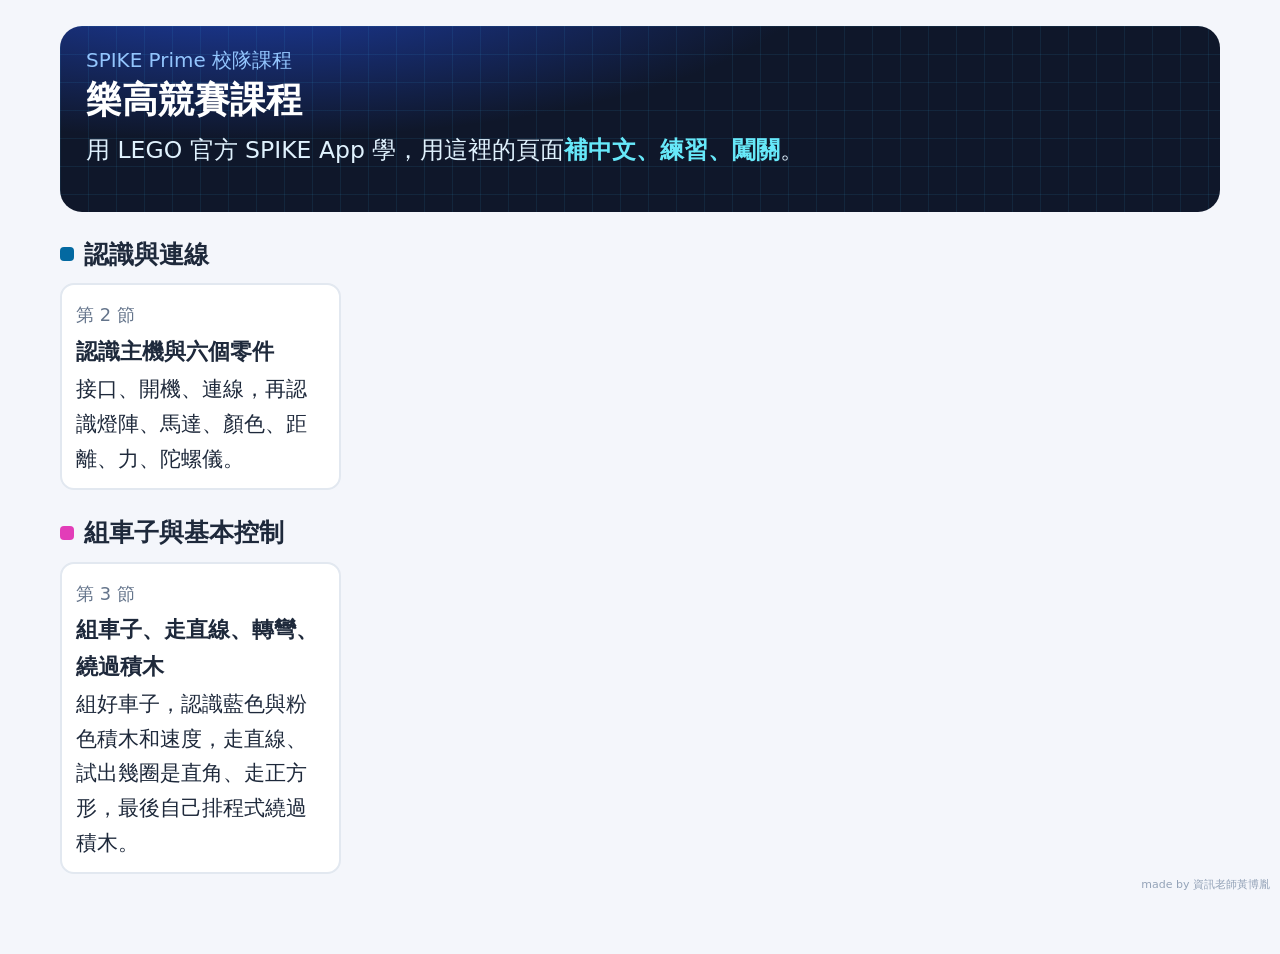
<file: index.html>
<!doctype html>
<html lang="zh-Hant">
<head>
<meta charset="utf-8">
<meta name="viewport" content="width=device-width, initial-scale=1">
<meta name="author" content="資訊老師黃博胤">
<meta name="robots" content="noindex">
<title>樂高競賽課程</title>
<link rel="stylesheet" href="assets/course.css?v=5">
</head>
<body>
<div class="wrap">
  <header class="hero">
    <div class="in">
      <div>
        <div class="sub">SPIKE Prime 校隊課程</div>
        <h1>樂高競賽課程</h1>
        <p class="goal1">用 LEGO 官方 SPIKE App 學，用這裡的頁面<b>補中文、練習、闖關</b>。</p>
      </div>
    </div>
  </header>
  <h2 class="stage"><i style="background:#0369a1"></i>認識與連線</h2>
  <div class="lessons">
    <a class="lesson" href="L02/index.html">
      <span class="n">第 2 節</span>
      <div class="ti">認識主機與六個零件</div>
      <div>接口、開機、連線，再認識燈陣、馬達、顏色、距離、力、陀螺儀。</div>
    </a>
  </div>
  <h2 class="stage"><i style="background:#e23db8"></i>組車子與基本控制</h2>
  <div class="lessons">
    <a class="lesson" href="L03/index.html">
      <span class="n">第 3 節</span>
      <div class="ti">組車子、走直線、轉彎、繞過積木</div>
      <div>組好車子，認識藍色與粉色積木和速度，走直線、試出幾圈是直角、走正方形，最後自己排程式繞過積木。</div>
    </a>
  </div>
</div>
<div class="sig">made by 資訊老師黃博胤</div>
</body>
</html>
</file>
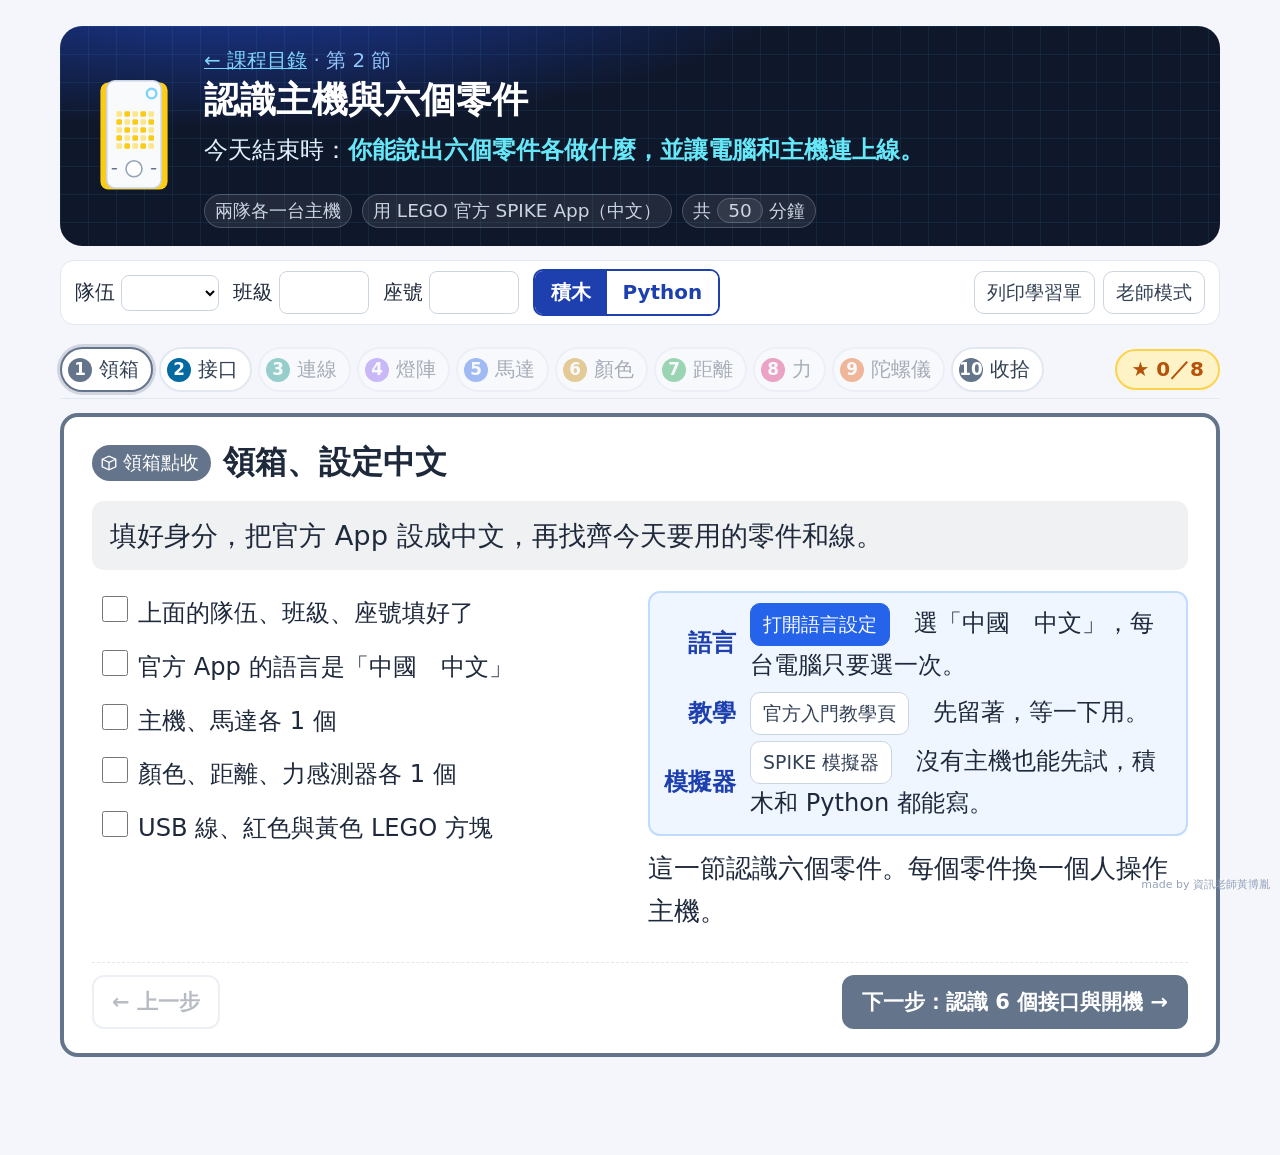
<file: L02/index.html>
<!doctype html>
<html lang="zh-Hant">
<head>
<meta charset="utf-8">
<meta name="viewport" content="width=device-width, initial-scale=1">
<meta name="author" content="資訊老師黃博胤">
<meta name="robots" content="noindex">
<title>第 2 節 認識主機與六個零件</title>
<link rel="stylesheet" href="../assets/course.css?v=29">
</head>
<body data-lesson="L02">
<div class="wrap">

<header class="hero">
  <div class="in">
    <div class="hub-slot"></div>
    <div>
      <div class="sub"><a href="../index.html">← 課程目錄</a> · 第 2 節</div>
      <h1>認識主機與六個零件</h1>
      <p class="goal1">今天結束時：<b>你能說出六個零件各做什麼，並讓電腦和主機連上線。</b></p>
      <div class="meta"><span>兩隊各一台主機</span><span>用 LEGO 官方 SPIKE App（中文）</span><span>共 <span id="total-min">50</span> 分鐘</span></div>
    </div>
  </div>
  <aside class="t t-head"><details><summary>老師說明：準備清單、時間軸、卡關處理、待確認（點一下展開／收合）</summary>
    <h4>這節的一個坎</h4>
    <p>「電腦和主機說得上話，而且我知道每個零件做什麼、插在哪個接口」。官方六個教學結構一樣（插零件→拖程式→按播放→改一個地方），句型都是「當○○發生，就做△△」，新的概念只有這一個。</p>
    <h4>語言：官方 App 的中文只有簡體</h4>
    <p>官方 App 的語言清單只有「中國 中文」（簡體），沒有繁體。<b>語言存在瀏覽器裡，不是網址參數，連結沒辦法指定語言</b>；每台電腦只要設一次（第 1 步有直達語言設定的按鈕），之後開任何官方連結都是中文。所以頁面上的積木圖用 App 的原字（簡體），積木下面用繁體解釋，並附英文名。名詞對照見 <code>官方資料備份/中文版_教學與積木名稱對照.md</code>。<b>上課前一天把每台學生電腦的語言設好。</b></p>
    <h4>這節怎麼用 LEGO 官方教學（不重複教）</h4>
    <p>官方入門教學頁 <a href="https://spike.legoeducation.com/prime/start/" target="_blank" rel="noopener">spike.legoeducation.com/prime/start</a> 的 1–6 號就是六個零件。每個零件三頁：<b>說明</b>（本頁補中文與積木導讀）→ <b>官方教學</b>（學生到官方 App 做）→ <b>小測驗</b>（本頁，立刻對答案）。官方每個教學都插 A 口（力感測器那課馬達 A、力 B），我們照做。連線在官方教學 1 畫布左上角黃色「連接」鈕。</p>
    <h4>上課前一天一定要做</h4>
    <ul>
      <li><b>用真主機在教室二的 Chrome 走一遍</b>：連接鈕、藍牙或 USB 哪個能用、連上後畫面哪裡改變、六個教學都能做完。結果寫回「待確認」，並把學生頁對應的句子改成確定的寫法。</li>
      <li>電源鍵是綠色還是白色？白色要先更新主機系統（官方畫面會問），前一天先更新完。</li>
      <li>教室電腦沒有聲音，所以本節不出聲：官方教學 4 的「播放警笛聲」、教學 6 的「開始播放聲音」，都請學生換成「點亮」（學生頁已寫）。</li>
      <li>每台電腦先開好官方入門教學頁；紅色與黃色 LEGO 方塊各準備一塊（顏色感測器教學要用）。</li>
    </ul>
    <h4>上課前準備</h4>
    <ul>
      <li>每隊：主機 1、馬達 1、顏色感測器 1、距離感測器 1、力感測器 1（馬達與感測器的線是連在零件上的，待用實物確認）、USB 線、紅黃 LEGO 方塊各 1。零件放盒子裡，學生不要提早拼車；備用零件放老師桌上。</li>
      <li>主機電池充飽；兩台主機名稱不同並貼上隊名貼紙；USB 線要是資料線；電腦的藍牙開關與 Chrome 藍牙權限；6 台電腦同時載入官方 App 要多久。</li>
      <li>老師自己的一台電腦＋主機（示範用，也用來更新白色電源鍵的主機）。</li>
      <li>進度只存在各台電腦的瀏覽器（雲端設定是關的）：用同一個瀏覽器、不要開私密視窗；老師看不到誰過關，要走動看主機。</li>
      <li>投影用學生模式；老師另開 #teacher（含準備清單與待確認，不要投出去）。老師模式的計時器會提示現在該在第幾項。</li>
    </ul>
    <h4>兩隊同時求救時</h4>
    <p>每個零件的里程碑＝官方教學做完一遍。先顧還沒到的那一隊，一次最多 2 分鐘。連線階段（約第 8–14 分鐘）兩隊容易同時卡：連不上就先去做小測驗，老師輪過來再處理。白色電源鍵要更新，前一天先更新完。</p>
    <h4>時間不夠時的砍法（照順序）</h4>
    <p>時間軸（分鐘）：領箱 0–4 → 接口 4–8 → 連線 8–14 → 燈陣 14–20 → 馬達 20–26 → 顏色 26–32 → 距離 32–37 → 力 37–42 → 陀螺儀 42–48 → 收拾 48–50。<b>檢查點</b>：第 14 分鐘兩隊都連上線；第 26 分鐘馬達做完；慢了 3 分鐘以上就開始砍。</p><ol><li>力感測器改成老師示範，學生只做小測驗。</li><li>顏色感測器改成老師示範（下一堂開頭用 5 分鐘補做）。</li><li>連線只做 USB（藍牙留給下一節）。<b>不砍</b>距離感測器和陀螺儀：之後的閃避區與轉彎都會用到。</li></ol><p>被砍掉的內容記在這裡，下一堂開頭補：＿＿＿＿。小測驗每題都要答對才解鎖，不能只做兩題。</p>
    <h4>卡關處理</h4>
    <ul><li>個人卡在小測驗：先看答錯時的提示；仍卡住，網址加 <code>#teacher/s頁碼</code> 放行（離開老師模式會退回被鎖的頁）。</li><li>不要中途改座號：換身分會換一份存檔，題目要重答。</li><li>巡視順序：先看兩台主機（燈有沒有亮、馬達有沒有轉），再看星星 ★ n／8。小測驗答案在說明頁找得到，所以只信主機上的結果。</li></ul>
    <h4>Python 版（右上角「Python」開關）</h4>
    <p>同一份教材，按「積木｜Python」可隨時切換，進度不重來。Python 版：說明頁是程式卡，官方教學頁改成「貼程式、播放、改一個數字」（官方教學只有積木版）。程式寫法照官方 Python 入門頁（lls-help-python）：由上往下執行、用 <code>time.sleep_ms</code>，不用 async／runloop。小測驗換成對應的 Python 題。整堂分鐘數維持 50（燈陣 +2，力 −1，陀螺儀 −1）。網址加 <code>?mode=py</code> 可直接開 Python 版。</p>
    <h4>用模擬器（spike-sim）代測時的差異（2026-11-17 實測）</h4>
    <ul>
      <li>Python：模擬器已改成支援官方入門頁的寫法（由上往下執行、<code>time.sleep_ms</code>、<code>motor.run_for_degrees</code> 與 <code>light_matrix.write</code> 不加 await 都行），學習單的程式直接貼就能跑（2026-11-17 用學習單每支程式實測）。</li>
      <li>模擬器預設：A、B 馬達，C 顏色，D 距離，E 力。力感測器那一課要把 B 改成力感測器；馬達插 C 的實驗要在「主機與裝置」改。</li>
      <li>模擬器沒有叫 Console 的地方：print 在「輸出」分頁，錯誤在「報錯台」。Hello, World! 文字顯示在燈陣旁的文字列，不會跑馬燈。</li>
      <li>模擬器新專案切到 Python，預設是一長串由積木轉出來的程式，要全選刪掉。</li>
      <li>模擬器陀螺儀：往右歪 roll 變正、yaw 逆時針為正、pitch 往後為正（模擬器自己註明未經真機驗證）。</li>
    </ul>
    <h4>待確認（實機驗證後寫回）</h4>
    <ul><li>燈陣座標圖：<code>set_pixel(0, 0, 100)</code> 在真機是不是左上角、x 往右 y 往下（模擬器是；官方文件只寫 0 到 4）。</li></ul>
    <ul>
      <li>連接鈕的位置與連上後的畫面變化；藍牙與 USB 實際流程。</li>
      <li>Python：新增專案選 Python 的畫面、預設內容、Console 位置；每支程式碼實際能不能跑；速度 360 度／秒的快慢；陀螺儀軸向與正負號。</li>
      <li>陀螺儀的軸向與正負號；官方教學 6「往右歪」要歪到幾度才會觸發。</li>
      <li>換零件時（拔馬達插顏色感測器）官方 App 要不要重新連線。</li>
      <li>用同名分頁「spike」重用同一個官方分頁，連線會不會保留；做完一課後官方畫面是否出現下一課（英文版有，中文版未確認）。</li>
      <li>馬達與感測器的線是否連在零件上、插接口的手感（頁面只寫「插到底」）。</li>
    </ul>
  </details></aside>
</header>

<div class="idbar"></div>

<!-- ========== 1 領箱 ========== -->
<section class="step" data-type="box" data-part="領箱" data-title="領箱、設定中文" data-min="4" data-color="#64748b">
  <p class="goal">填好身分，把官方 App 設成中文，再找齊今天要用的零件和線。</p>
  <div class="two">
    <div class="checklist">
      <label class="chk"><input type="checkbox" data-key="box.id"><span>上面的隊伍、班級、座號填好了</span></label>
      <label class="chk"><input type="checkbox" data-key="box.lang"><span>官方 App 的語言是「中國　中文」</span></label>
      <label class="chk"><input type="checkbox" data-key="box.hub"><span>主機、馬達各 1 個</span></label>
      <label class="chk"><input type="checkbox" data-key="box.sens"><span>顏色、距離、力感測器各 1 個</span></label>
      <label class="chk"><input type="checkbox" data-key="box.misc"><span>USB 線、紅色與黃色 LEGO 方塊</span></label>
    </div>
    <div>
      <div class="go">
        <span class="k">語言</span><span><a class="btn pri" href="https://spike.legoeducation.com/prime/settings/language" target="_blank" rel="noopener">打開語言設定</a>　選「中國　中文」，每台電腦只要選一次。</span>
        <span class="k">教學</span><span><a class="btn" href="https://spike.legoeducation.com/prime/start/" target="spike" rel="noopener">官方入門教學頁</a>　先留著，等一下用。</span>
        <span class="k">模擬器</span><span><a class="btn" href="https://boyinslps.github.io/robot-quest/spike-sim/" target="spikesim" rel="noopener">SPIKE 模擬器</a>　沒有主機也能先試，積木和 Python 都能寫。</span>
      </div>
      <p class="say">這一節認識六個零件。每個零件換一個人操作主機。</p>
    </div>
  </div>
  <div class="t"><h4>講法</h4><p>「零件和線找齊，語言選中文，四分鐘內。零件先不要拼。」</p><h4>卡點</h4><ul><li>語言設定在瀏覽器：換電腦要重設一次；選完回到教學頁會變中文。</li><li>學生開始拼零件：請他們放回盒子。少零件：先記下，用備用零件補。</li></ul></div>
</section>

<!-- ========== 2 接口與開機 ========== -->
<section class="step" data-type="intro" data-part="接口" data-sub="認識" data-title="認識 6 個接口與開機" data-min="3" data-color="#0369a1">
  <p class="goal">馬達和感測器的線，都插在主機側邊的接口上。</p>
  <div class="part">
    <figure class="pic"><img class="zoom" src="../assets/img/hub.png" alt="主機"><figcaption>主機（App：<span class="app-term">智慧集線器</span>）</figcaption></figure>
    <div class="say">
      <p>側邊有 6 個接口，標著 <b>A B C D E F</b>（App 叫「<span class="app-term">連接埠</span>」）。</p>
      <p>每個接口都一樣，<b>插哪個都可以</b>。</p>
      <p>一個接口一次只能接一個零件。程式寫 A，零件就要插在 A。</p>
    </div>
  </div>
  <ol class="steps-do">
    <li><b>長按電源鍵</b>開機，燈陣亮起來。</li>
    <li>把<b>馬達的線</b>插進 <b>A</b>，插到底。再拔出來。</li>
  </ol>
  <div class="checklist">
    <label class="chk"><input type="checkbox" data-key="port.on"><span>主機開機了，燈陣亮著</span></label>
    <label class="chk"><input type="checkbox" data-key="port.plug"><span>我會插、也會拔 A 接口的線</span></label>
  </div>
  <div class="t"><h4>講法</h4><p>「六個接口長得一樣，插哪個都行。重點是：程式裡寫 A，零件就要在 A。官方教學每次都插 A，換零件先拔掉。」</p><h4>卡點</h4><ul><li>線插不進去：看線頭方向，不要硬塞。</li><li>主機沒亮：再長按一次；還是不亮就換主機。</li></ul></div>
</section>

<section class="step" data-gate data-type="quiz" data-part="接口" data-sub="小測驗" data-title="接口小測驗" data-min="1" data-color="#0369a1">
  <p class="goal">答對才能往下走。答錯會告訴你為什麼，可以再選。</p>
  <div class="quiz">
    <div class="q" data-key="qa1"><p class="q-t">1. 接口 A 到 F，每個只能接固定的零件嗎？</p><div class="opts">
      <button type="button" data-fb="接口都一樣，插哪個都可以。">是，A 專門接馬達</button>
      <button type="button" data-ok="1" data-fb="接口都一樣，馬達、感測器都能插在任何一個。">不是，每個都一樣</button></div><p class="fb" hidden></p></div>
    <div class="q" data-key="qa2"><p class="q-t">2. 程式叫的是 A 口，但馬達插在 C 口，會怎樣？</p><div class="opts">
      <button type="button" data-fb="程式叫的是 A 口，馬達不在那裡。">馬達照樣會轉</button>
      <button type="button" data-fb="馬達不會自己換接口。">馬達自己換到 A 口</button>
      <button type="button" data-ok="1" data-fb="程式叫 A 口，馬達在 C 口，沒有反應。程式裡選的口要和插的口一樣。">馬達不會動</button></div><p class="fb" hidden></p></div>
    <div class="q" data-key="qa3"><p class="q-t">3. 官方教學每次都用 A 口。A 口插著馬達，下一課要用顏色感測器也插 A，怎麼辦？</p><div class="opts">
      <button type="button" data-fb="一個接口一次只能接一個零件。">兩個一起插進 A</button>
      <button type="button" data-ok="1" data-fb="一個接口一次只能接一個零件，所以先拔掉馬達，再插顏色感測器。">先拔掉馬達，再插顏色感測器</button>
      <button type="button" data-fb="感測器的線要插在主機的接口上。">把顏色感測器接在馬達上</button></div><p class="fb" hidden></p></div>
    <p class="quiz-state"></p>
  </div>
  <div class="t"><h4>講法</h4><p>答完看右上角的星星；沒過的來找老師。</p></div>
</section>

<!-- ========== 3 連線 ========== -->
<section class="step" data-type="intro" data-part="連線" data-sub="說明" data-title="電腦怎麼連上主機" data-min="1" data-color="#0d9488">
  <p class="goal">連上線，程式才傳得到主機。有兩種連法。</p>
  <div class="two">
    <div class="card"><h3>藍牙（無線）</h3>
      <ol class="steps-do"><li><b>長按電源鍵</b>開機。</li><li><b>打開藍牙</b>。</li><li>按「<b>打開</b>」，在視窗裡選你們的主機。</li></ol></div>
    <div class="card"><h3>USB 線</h3>
      <ol class="steps-do"><li><b>長按電源鍵</b>開機。</li><li>用 <b>USB 線</b>接主機和電腦，點「<b>使用 USB 數據線連接</b>」。</li><li>按「<b>打開</b>」，在視窗裡選你們的主機。</li></ol></div>
  </div>
  <p class="say">App 會問<b>電源鍵的顏色</b>：<span class="app-term">綠色</span>直接繼續，<span class="app-term">白色</span>舉手找老師。</p>
  <div class="t"><h4>講法</h4><p>「兩種連法擇一：藍牙或 USB。今天用 ○○。三步一樣：開機、準備連線、在視窗裡選你們的主機。」（前一天確認教室電腦能用哪種後填好。）</p><h4>卡點</h4><ul><li>視窗裡有很多主機：兩隊的主機先在 App 裡改成隊名（待確認怎麼改），選名字對的那台。</li><li>電源鍵是白色：舉手，老師用自己的電腦先更新。</li></ul></div>
</section>

<section class="step" data-type="task" data-part="連線" data-sub="官方連線" data-title="在官方 App 連線" data-min="4" data-color="#0d9488">
  <p class="goal">在官方 App 按下「連接」，連上你們的主機。</p>
  <div class="go">
    <span class="k">打開</span><span><a class="btn pri" href="https://spike.legoeducation.com/prime/start/" target="spike" rel="noopener">官方教學頁</a>　點「<b>1　矩陣燈</b>」。</span>
  </div>
  <p class="say" data-mode="py">連上線以後，下一項要新增 Python 專案。</p>
  <ol class="steps-do">
    <li>翻到教學 1 的第 2 頁，按黃色的「<b>連接</b>」鈕。</li>
    <li>電源鍵選「<b>綠色</b>」；藍牙直接往下，USB 要先點「<b>使用 USB 數據線連接</b>」。</li>
    <li>按 App 裡的「<b>打開</b>」，在視窗裡選你們的主機。</li>
  </ol>
  <div class="checklist">
    <label class="chk"><input type="checkbox" data-key="conn.ok"><span>連上了：App 顯示已連上你們的主機（和老師投影的一樣）</span></label>
  </div>
  <div class="t"><h4>講法</h4><p>「這一步在官方網頁裡做。連上以後不要關這個分頁，下一項『燈陣』接著做。」</p><h4>卡點</h4><ul><li>連線視窗找不到主機：主機有沒有亮、線或藍牙有沒有開，再按一次「連接」。</li><li>學生把頁面關掉：重新點教學 1，連線只要再做一次。連不上超過 3 分鐘，先讓另一隊做。</li><li>連上後畫面哪裡改變：待確認，投影老師連上的樣子。</li></ul></div>
</section>

<section class="step" data-gate data-type="quiz" data-part="連線" data-sub="小測驗" data-title="連線小測驗" data-min="1" data-color="#0d9488">
  <p class="goal">兩題都答對，就可以開始認識零件。</p>
  <div class="quiz">
    <div class="q" data-key="qb1"><p class="q-t">1. 連線前，主機要先怎麼做？</p><div class="opts">
      <button type="button" data-ok="1" data-fb="主機要先長按電源鍵開機，電腦才找得到它。">長按電源鍵開機</button>
      <button type="button" data-fb="主機沒開機，電腦找不到它。">關機也可以連</button>
      <button type="button" data-fb="要長按的是主機的電源鍵，不是電腦的。">按電腦的電源鍵</button></div><p class="fb" hidden></p></div>
    <div class="q" data-key="qb2"><p class="q-t">2. 視窗裡找不到主機，先檢查什麼？</p><div class="opts">
      <button type="button" data-fb="輸入法和連線沒有關係。">換輸入法</button>
      <button type="button" data-ok="1" data-fb="先看主機有沒有亮，USB 線有沒有插好，或藍牙有沒有打開。">主機有沒有亮、線或藍牙</button>
      <button type="button" data-fb="不用重開機，先檢查主機和連線方式。">電腦關機重開</button></div><p class="fb" hidden></p></div>
    <p class="quiz-state"></p>
  </div>
  <div class="t"><h4>講法</h4><p>答完看右上角的星星；沒過的來找老師。</p></div>
</section>

<!-- ========== 4 燈陣（主機） ========== -->
<section class="step" data-type="intro" data-part="燈陣" data-sub="說明" data-title="主機和它的燈陣" data-min="1" data-color="#8b5cf6">
  <p class="goal">主機是機器人的大腦，程式就在它裡面執行。</p>
  <div class="part">
    <figure class="pic"><img class="zoom" src="../assets/img/hub.png" alt="主機"><figcaption>主機</figcaption></figure>
    <div class="say">
      <p>正面 25 顆小燈，叫「<b>燈陣</b>」（App：<span class="app-term">矩陣燈</span>）。</p>
      <p>這一課讓燈陣亮出笑臉。</p>
    </div>
  </div>
  <div class="blkrow" data-mode="block">
    <div class="blkcard"><span class="b hat b-ev">當程式啟動時</span><p class="bk-zh">「開始」積木</p><p>會啟動拼在它下面的所有積木，就像 Scratch 的「當綠旗被點擊」。</p><p class="bk-en">English：when program starts</p></div>
    <div class="blkcard"><span class="b b-light">點亮 <i class="mx"><s></s></i></span><p class="bk-zh">「點亮」積木</p><p>決定 25 顆小燈哪幾顆亮，拼成圖案。</p><p class="bk-en">English：turn on</p></div>
  </div>
  <div class="pyrow" data-mode="py"><div class="codewrap" data-mode="py"><button type="button" class="copybtn">複製</button><pre><code>from hub import light_matrix

light_matrix.show_image(light_matrix.IMAGE_HAPPY)</code></pre></div><ul class="pyexp" data-mode="py"><li><code>import</code> 是借工具箱：這行借來「燈陣」的工具。</li><li><code>show_image</code> 顯示一張內建圖案，<code>IMAGE_HAPPY</code> 是笑臉。</li></ul><div class="codewrap" data-mode="py"><button type="button" class="copybtn">複製</button><pre><code>light_matrix.set_pixel(0, 0, 100)</code></pre></div><figure class="mxfig" data-mode="py"><svg class="mxfig-svg" viewBox="0 0 260 260" role="img" aria-label="5×5 燈陣的座標：x 從左往右 0 到 4，y 從上往下 0 到 4，左上角是 (0,0)"><text x="3" y="14" font-size="12" fill="#475569">x→</text><text x="3" y="28" font-size="12" fill="#475569">y↓</text><text x="56" y="22" font-size="16" font-weight="700" text-anchor="middle" fill="#1d4ed8">0</text><text x="22" y="62" font-size="16" font-weight="700" text-anchor="middle" fill="#b91c1c">0</text><text x="100" y="22" font-size="16" font-weight="700" text-anchor="middle" fill="#1d4ed8">1</text><text x="22" y="106" font-size="16" font-weight="700" text-anchor="middle" fill="#b91c1c">1</text><text x="144" y="22" font-size="16" font-weight="700" text-anchor="middle" fill="#1d4ed8">2</text><text x="22" y="150" font-size="16" font-weight="700" text-anchor="middle" fill="#b91c1c">2</text><text x="188" y="22" font-size="16" font-weight="700" text-anchor="middle" fill="#1d4ed8">3</text><text x="22" y="194" font-size="16" font-weight="700" text-anchor="middle" fill="#b91c1c">3</text><text x="232" y="22" font-size="16" font-weight="700" text-anchor="middle" fill="#1d4ed8">4</text><text x="22" y="238" font-size="16" font-weight="700" text-anchor="middle" fill="#b91c1c">4</text><rect x="36" y="36" width="40" height="40" rx="5" fill="#facc15" stroke="#a16207" stroke-width="2"/><rect x="80" y="36" width="40" height="40" rx="5" fill="#e2e8f0" stroke="#cbd5e1" stroke-width="2"/><rect x="124" y="36" width="40" height="40" rx="5" fill="#e2e8f0" stroke="#cbd5e1" stroke-width="2"/><rect x="168" y="36" width="40" height="40" rx="5" fill="#e2e8f0" stroke="#cbd5e1" stroke-width="2"/><rect x="212" y="36" width="40" height="40" rx="5" fill="#e2e8f0" stroke="#cbd5e1" stroke-width="2"/><rect x="36" y="80" width="40" height="40" rx="5" fill="#e2e8f0" stroke="#cbd5e1" stroke-width="2"/><rect x="80" y="80" width="40" height="40" rx="5" fill="#e2e8f0" stroke="#cbd5e1" stroke-width="2"/><rect x="124" y="80" width="40" height="40" rx="5" fill="#e2e8f0" stroke="#cbd5e1" stroke-width="2"/><rect x="168" y="80" width="40" height="40" rx="5" fill="#e2e8f0" stroke="#cbd5e1" stroke-width="2"/><rect x="212" y="80" width="40" height="40" rx="5" fill="#e2e8f0" stroke="#cbd5e1" stroke-width="2"/><rect x="36" y="124" width="40" height="40" rx="5" fill="#e2e8f0" stroke="#cbd5e1" stroke-width="2"/><rect x="80" y="124" width="40" height="40" rx="5" fill="#e2e8f0" stroke="#cbd5e1" stroke-width="2"/><rect x="124" y="124" width="40" height="40" rx="5" fill="#e2e8f0" stroke="#cbd5e1" stroke-width="2"/><rect x="168" y="124" width="40" height="40" rx="5" fill="#e2e8f0" stroke="#cbd5e1" stroke-width="2"/><rect x="212" y="124" width="40" height="40" rx="5" fill="#e2e8f0" stroke="#cbd5e1" stroke-width="2"/><rect x="36" y="168" width="40" height="40" rx="5" fill="#e2e8f0" stroke="#cbd5e1" stroke-width="2"/><rect x="80" y="168" width="40" height="40" rx="5" fill="#e2e8f0" stroke="#cbd5e1" stroke-width="2"/><rect x="124" y="168" width="40" height="40" rx="5" fill="#e2e8f0" stroke="#cbd5e1" stroke-width="2"/><rect x="168" y="168" width="40" height="40" rx="5" fill="#e2e8f0" stroke="#cbd5e1" stroke-width="2"/><rect x="212" y="168" width="40" height="40" rx="5" fill="#e2e8f0" stroke="#cbd5e1" stroke-width="2"/><rect x="36" y="212" width="40" height="40" rx="5" fill="#e2e8f0" stroke="#cbd5e1" stroke-width="2"/><rect x="80" y="212" width="40" height="40" rx="5" fill="#e2e8f0" stroke="#cbd5e1" stroke-width="2"/><rect x="124" y="212" width="40" height="40" rx="5" fill="#e2e8f0" stroke="#cbd5e1" stroke-width="2"/><rect x="168" y="212" width="40" height="40" rx="5" fill="#e2e8f0" stroke="#cbd5e1" stroke-width="2"/><rect x="212" y="212" width="40" height="40" rx="5" fill="#e2e8f0" stroke="#cbd5e1" stroke-width="2"/><text x="56" y="60" font-size="12" font-weight="700" text-anchor="middle" fill="#713f12">(0,0)</text></svg><figcaption>每一格的位置是 (x, y)：<b>x</b> 從左往右數，<b>y</b> 從上往下數。黃色那一顆就是 <code>set_pixel(0, 0, 100)</code>。</figcaption></figure><ul class="pyexp" data-mode="py"><li>只亮一顆小燈：<code>set_pixel(x, y, 亮度)</code>。x 從左往右數、y 從上往下數，都是 0 到 4（從 0 開始數）。<code>(0, 0)</code> 是左上角那一顆，<code>100</code> 是最亮。</li><li>想亮右下角那一顆，就寫 <code>set_pixel(4, 4, 100)</code>。</li></ul></div>
  <div class="t"><h4>講法</h4><p>「主機是大腦，燈陣是它的臉，等一下用程式讓它笑。」積木只講兩個：『開始』和『點亮』。積木上的字是 App 的簡體，下面是繁體說法。</p></div>
</section>

<section class="step" data-type="task" data-part="燈陣" data-sub="官方教學" data-title="做官方教學 1：矩陣燈" data-min="4" data-color="#8b5cf6" data-title-py="用 Python 寫第一支程式" data-sub-py="寫 Python" data-min-py="6">
  <p class="goal">在官方 App 讓燈陣亮出笑臉，再改圖案。</p>
<div class="go" data-mode="py"><span class="k">專案</span><span>在官方 App 按「新增專案」，選 <b>Python</b>（不是文字積木）。</span></div>
  <ol class="steps-do" data-mode="py"><li>編輯器裡原本有程式，<b>全部刪掉</b>，貼上下面這段（按「複製」，點編輯器，按 Ctrl+V）。</li><li>按播放鈕，燈陣出現笑臉。</li><li>把 <code>IMAGE_HAPPY</code> 改成 <code>IMAGE_SAD</code>，再按一次播放。</li></ol>
  <div class="codewrap" data-mode="py"><button type="button" class="copybtn">複製</button><pre><code>from hub import light_matrix

light_matrix.show_image(light_matrix.IMAGE_HAPPY)</code></pre></div><ul class="pyexp" data-mode="py"><li>第一行 <code>from hub import light_matrix</code>：借來燈陣的工具。每支程式開頭都要先借要用的工具。</li><li>程式從上往下，一行一行執行。</li><li>編輯器下面的 <b>Console</b> 會顯示錯誤訊息，出錯先看它說第幾行。Python 靠<b>縮排</b>分段，編輯器會自動用 4 個空白。</li></ul>
  <div class="adv" data-mode="py"><h3>進階：讓燈陣顯示 Hello, World!</h3><div class="codewrap" data-mode="py"><button type="button" class="copybtn">複製</button><pre><code>from hub import light_matrix

light_matrix.write('Hello, World!')</code></pre></div><ul class="pyexp" data-mode="py"><li><code>write</code> 會讓文字從右邊一個字一個字跑過燈陣。</li><li>把 <code>'Hello, World!'</code> 裡面的字，換成你名字的英文或拼音再播放（燈陣只能顯示英文和數字）。引號要留著，兩邊用同一種。</li></ul></div>
  <div class="t" data-mode="py"><h4>講法</h4><p>「每支程式開頭都要先借工具（import），再寫要做的事。先照貼，看懂最後一行就好。」</p><h4>卡點</h4><ul><li>沒清掉原本的程式，兩份程式混在一起會報錯：全部刪掉再貼。</li><li>縮排不是 4 個空白（後面的課才會出現）：再按 Tab 或空白鍵補齊。</li><li>待確認：新增專案選 Python 的畫面與預設內容；Console 的位置。</li></ul></div>
  <div class="go" data-mode="block">
    <span class="k">打開</span><span>回到官方分頁（剛才連線的「<b>1　矩陣燈</b>」），從第 2 頁做到第 6 頁。<br><small>找不到官方分頁？<a class="btn" href="https://spike.legoeducation.com/prime/start/" target="spike" rel="noopener">重新打開官方教學頁</a>（要重新連線）</small></span>
  </div>
  <ol class="steps-do" data-mode="block">
    <li>拖出「<b>當程式啟動時</b>」，下面接「<b>點亮</b>」，畫出笑臉。</li>
    <li>按「<b>運行程式</b>」播放鈕。</li>
    <li>照官方改圖案，再按一次。</li>
  </ol>
  <div class="checklist">
    <label class="chk"><input type="checkbox" data-key="p1.smile"><span>燈陣亮出笑臉了</span></label>
    <label class="chk"><input type="checkbox" data-key="p1.change"><span>改圖案後，燈陣亮出新圖案</span></label>
  </div>
  <div class="t" data-mode="block"><h4>講法</h4><p>「回到官方分頁，照畫面做，做完勾下面的檢核。」</p><h4>卡點</h4><ul><li>按了播放燈陣沒亮：「連接」有沒有連上？積木有沒有接在「當程式啟動時」下面？兩塊要貼緊。</li><li>官方第 4、6 頁是示範影片，看一下就翻頁。</li></ul></div>
</section>

<section class="step" data-gate data-type="quiz" data-part="燈陣" data-sub="小測驗" data-title="燈陣小測驗" data-min="1" data-color="#8b5cf6">
  <p class="goal">答對拿一顆星。</p>
  <div class="quiz">
    <div class="q" data-key="q1a"><p class="q-t">1. 主機正面那 25 顆小燈，叫什麼？</p><div class="opts">
      <button type="button" data-fb="感測器是偵測用的零件。">感測器</button>
      <button type="button" data-ok="1" data-fb="5×5 共 25 顆小燈，叫燈陣。">燈陣</button>
      <button type="button" data-fb="電源鍵是中間的大按鈕。">電源鍵</button></div><p class="fb" hidden></p></div>
    <div class="q" data-mode="block" data-key="q1b"><p class="q-t">2.「當程式啟動時」這塊積木做什麼？</p><div class="opts">
      <button type="button" data-ok="1" data-fb="它啟動拼在下面的所有積木，像 Scratch 的當綠旗被點擊。">啟動下面所有積木</button>
      <button type="button" data-fb="點亮燈陣要靠下面的「點亮」積木。">直接點亮燈陣</button></div><p class="fb" hidden></p></div>
    <div class="q" data-mode="py" data-key="p1b"><p class="q-t">2. <code>light_matrix.show_image(light_matrix.IMAGE_HAPPY)</code> 這一行做什麼？</p><div class="opts"><button type="button" data-ok="1" data-fb="<code>show_image</code> 顯示內建圖案，<code>IMAGE_HAPPY</code> 是笑臉。">在燈陣顯示笑臉圖案</button><button type="button" data-fb="馬達要用 <code>motor</code>，這行是燈陣。">讓馬達轉一圈</button></div><p class="fb" hidden></p></div>
    <div class="q" data-mode="block" data-key="q1c"><p class="q-t">3. 想改燈陣的圖案，改哪裡？</p><div class="opts">
      <button type="button" data-fb="開始積木沒有圖案。">當程式啟動時</button>
      <button type="button" data-ok="1" data-fb="圖案在「點亮」積木裡，點小方格就能改。">「點亮」裡的小方格</button></div><p class="fb" hidden></p></div>
    <div class="q" data-mode="py" data-key="p1c"><p class="q-t">3. 想把笑臉換成哭臉，改哪裡？</p><div class="opts"><button type="button" data-ok="1" data-fb="圖案的名字在 <code>IMAGE_</code> 後面，改成 <code>IMAGE_SAD</code> 就是哭臉。"><code>IMAGE_HAPPY</code> 改成 <code>IMAGE_SAD</code></button><button type="button" data-fb="import 只是借工具，不決定顯示哪張圖。"><code>import</code> 那一行</button></div><p class="fb" hidden></p></div>
    <p class="quiz-state"></p>
  </div>
  <div class="t"><h4>講法</h4><p>答完看右上角的星星；沒過的來找老師。</p></div>
</section>

<!-- ========== 5 馬達 ========== -->
<section class="step" data-type="intro" data-part="馬達" data-sub="說明" data-title="馬達：會轉的零件" data-min="1" data-color="#2563eb">
  <p class="goal">馬達會轉，之後車子的輪子靠它帶動。</p>
  <div class="part">
    <figure class="pic"><img class="zoom" src="../assets/img/motor.png" alt="馬達"><figcaption>馬達</figcaption></figure>
    <div class="say">
      <p>馬達（App：<span class="app-term">電機</span>）用一條線接主機。</p>
      <p>這一課插在 <b>A</b>。</p>
    </div>
  </div>
  <div class="blkrow" data-mode="block">
    <div class="blkcard"><span class="b b-mot">將速度設置為 <i>20</i> %</span><p class="bk-zh">「設定速度」積木</p><p>數字越大，馬達轉得越快。</p><p class="bk-en">English：set speed to</p></div>
    <div class="blkcard"><span class="b b-mot"><i class="m">A</i> 運行 <i class="m">↻</i> <i>1</i> 圈</span><p class="bk-zh">「運行幾圈」積木</p><p>讓 A 口的馬達順時針轉 1 圈。</p><p class="bk-en">English：run for rotations</p></div>
  </div>
  <div class="pyrow" data-mode="py"><div class="codewrap" data-mode="py"><button type="button" class="copybtn">複製</button><pre><code>motor.run_for_degrees(port.A, 360, 720)</code></pre></div><ul class="pyexp" data-mode="py"><li><code>port.A</code>：馬達插在 A 口。</li><li><code>360</code>：轉 360 度，就是 1 圈。</li><li><code>720</code>：速度，是「每秒轉幾度」，數字越大轉得越快。</li><li>程式開頭要先寫 <code>import motor</code> 和 <code>from hub import port</code>，借來馬達和接口的工具。</li></ul><p class="unit">積木的速度是「%」，Python 的速度是「每秒幾度」，數字不能直接搬過來。</p></div>
  <div class="t"><h4>講法</h4><p>「馬達是力氣的來源。積木上的 A 是『馬達插在哪個接口』。今天只讓它轉一圈。」</p></div>
</section>

<section class="step" data-type="task" data-part="馬達" data-sub="官方教學" data-title="做官方教學 2：電機" data-min="4" data-color="#2563eb" data-title-py="用 Python 讓馬達轉" data-sub-py="寫 Python" data-min-py="4">
  <p class="goal">插好馬達，讓它轉起來，再改速度。</p>
<div class="go" data-mode="py"><span class="k">打開</span><span>回到 SPIKE App 的 <b>Python 專案</b>（和上一課同一個就好），把裡面的程式<b>全部換成</b>下面這段。</span></div>
  <div class="guess" data-mode="py" data-key="g.speed.py"><p class="guess-q">先猜：速度從 720 改成 360，馬達轉 1 圈會…</p><div class="guess-opts"><button type="button" data-v="fast">轉得更快</button><button type="button" data-v="same">一樣快</button><button type="button" data-v="slow">轉得更慢</button></div><div class="guess-after" hidden>做完再回來看。<button class="guess-reveal" type="button">看看為什麼</button></div><div class="guess-why" hidden>速度是每秒轉幾度，360 比 720 慢。度數沒改，還是 1 圈，只是花的時間變長。</div></div>
  <ol class="steps-do" data-mode="py"><li>馬達插進 <b>A</b> 接口（程式裡寫 <code>port.A</code>）。</li><li>貼上程式，按播放，馬達轉 1 圈。</li><li>把 <code>720</code>（速度）改成 <code>360</code>，再按一次播放。</li></ol>
  <div class="codewrap" data-mode="py"><button type="button" class="copybtn">複製</button><pre><code>import motor
from hub import port

motor.run_for_degrees(port.A, 360, 720)</code></pre></div>
  <div class="adv" data-mode="py"><h3>進階：轉更多圈，調整速度</h3><div class="codewrap" data-mode="py"><button type="button" class="copybtn">複製</button><pre><code>import motor
from hub import port

rotations = 3
speed = 720
motor.run_for_degrees(port.A, rotations * 360, speed)</code></pre></div><ul class="pyexp" data-mode="py"><li>1 圈是 360 度，所以 3 圈是 <code>3 * 360</code>，也就是 1080 度。</li><li><code>rotations = 3</code> 存圈數，<code>speed = 720</code> 存速度（每秒轉幾度）。想改，只要改這兩個數字，下面那一行不用動。</li><li>練習：改成轉 5 圈；速度改成 <code>360</code>（慢）和 <code>1000</code>（快），比比看。想讓馬達<b>反方向</b>轉，把速度改成負的，例如 <code>-720</code>。</li></ul></div>
  <div class="t" data-mode="py"><h4>卡點</h4><ul><li>馬達不動：線有沒有插到 A、程式裡是不是 <code>port.A</code>；Console 有沒有報錯。</li><li>貼上後出現重複的 <code>import</code>：前一段沒刪乾淨。</li></ul></div>
  <div class="go" data-mode="block">
    <span class="k">打開</span><span>回到官方分頁，做完上一課，畫面會顯示下一課。點「<b>2　電機</b>」，做第 2 到 7 頁。<br><small>找不到官方分頁？<a class="btn" href="https://spike.legoeducation.com/prime/start/" target="spike" rel="noopener">重新打開官方教學頁</a>（要重新連線）</small></span>
  </div>
  <div class="guess" data-mode="block" data-key="g.speed">
    <p class="guess-q">先猜：速度從 20 改成 75，馬達轉 1 圈會…</p>
    <div class="guess-opts"><button type="button" data-v="fast">轉得更快</button><button type="button" data-v="same">一樣快</button><button type="button" data-v="slow">轉得更慢</button></div>
    <div class="guess-after" hidden>做完再回來看。<button class="guess-reveal" type="button">看看為什麼</button></div>
    <div class="guess-why" hidden>數字越大轉得越快；圈數沒改，還是 1 圈，只是花的時間變短。</div>
  </div>
  <ol class="steps-do" data-mode="block">
    <li>馬達插進 <b>A</b> 接口（App：連接埠 A）。</li>
    <li>排出「當程式啟動時」→「將速度設置為」→「運行 1 圈」，把速度的數字改成 <b>20</b>，按「運行程式」。</li>
    <li>把速度改成 <b>75</b>，再按一次，比比看哪次比較快。</li>
  </ol>
  <div class="port-fill">我現在把馬達插在接口 <select data-key="port.motor"><option value=""></option><option>A</option><option>B</option><option>C</option><option>D</option><option>E</option><option>F</option></select></div>
  <p class="say" data-mode="py">程式裡的 <code>port.A</code> 要跟你插的接口一樣。插在別的接口，這個字母也要改（例如插在 C，就寫 <code>port.C</code>）。</p>
  <div class="checklist">
    <label class="chk"><input type="checkbox" data-key="p2.turn"><span>馬達轉了 1 圈</span></label>
    <label class="chk"><input type="checkbox" data-key="p2.fast"><span>速度改大後，馬達轉得比較快</span></label>
  </div>
  <div class="t" data-mode="block"><h4>講法</h4><p>「回到官方分頁，照畫面做，做完勾下面的檢核。」</p><h4>卡點</h4><ul><li>馬達不動：線有沒有插到 A、積木上選的是不是 A。</li><li>學生分不出「設置速度」和「運行」：前者是設定，後者才是動。先猜讓他們先選，不要先說答案。</li></ul></div>
</section>

<section class="step" data-gate data-type="quiz" data-part="馬達" data-sub="小測驗" data-title="馬達小測驗" data-min="1" data-color="#2563eb">
  <p class="goal">答對拿一顆星。</p>
  <div class="quiz">
    <div class="q" data-key="q2a"><p class="q-t">1. 馬達主要做什麼？</p><div class="opts">
      <button type="button" data-fb="看顏色的是顏色感測器。">看顏色</button>
      <button type="button" data-ok="1" data-fb="馬達會轉，輪子靠它帶動。">轉動，帶動輪子</button>
      <button type="button" data-fb="量距離的是距離感測器。">量距離</button></div><p class="fb" hidden></p></div>
    <div class="q" data-mode="block" data-key="q2b"><p class="q-t">2. 速度從 20 改成 75，馬達會…</p><div class="opts">
      <button type="button" data-ok="1" data-fb="數字越大轉得越快，圈數沒變。">轉得更快</button>
      <button type="button" data-fb="數字變大是變快。">轉得更慢</button>
      <button type="button" data-fb="速度改了，快慢就不一樣。">沒有差別</button></div><p class="fb" hidden></p></div>
    <div class="q" data-mode="py" data-key="p2b"><p class="q-t">2. 想讓馬達只轉半圈，度數（第二個數字）要寫多少？</p><div class="opts"><button type="button" data-ok="1" data-fb="1 圈是 360 度，半圈就是 180 度。">180</button><button type="button" data-fb="360 度是 1 圈，半圈要再少一半。">360</button><button type="button" data-fb="720 度是 2 圈。">720</button></div><p class="fb" hidden></p></div>
    <div class="q" data-mode="block" data-key="q2c"><p class="q-t">3. 馬達插在 C，積木卻選 A，會怎樣？</p><div class="opts">
      <button type="button" data-fb="程式叫的是 A 口。">C 口的馬達會轉</button>
      <button type="button" data-ok="1" data-fb="積木叫 A 口，馬達在 C 口，沒有反應。要把積木改成 C。">不會動，要改成 C</button></div><p class="fb" hidden></p></div>
    <div class="q" data-mode="py" data-key="p2c"><p class="q-t">3. 馬達插在 C，程式卻寫 <code>port.A</code>，會怎樣？</p><div class="opts"><button type="button" data-fb="程式叫的是 A 口。">C 口的馬達會轉</button><button type="button" data-ok="1" data-fb="程式叫 A 口，馬達在 C 口，馬達不會動，Console 還會出現錯誤。要改成 <code>port.C</code>。">不會動，要改成 <code>port.C</code></button></div><p class="fb" hidden></p></div>
    <p class="quiz-state"></p>
  </div>
  <div class="t"><h4>講法</h4><p>答完看右上角的星星；沒過的來找老師。</p></div>
</section>

<!-- ========== 6 顏色感測器 ========== -->
<section class="step" data-type="intro" data-part="顏色" data-sub="說明" data-title="顏色感測器：會看顏色" data-min="1" data-color="#ca8a04">
  <p class="goal">顏色感測器像眼睛，認得出面前東西的顏色。</p>
  <div class="part">
    <figure class="pic"><img class="zoom" src="../assets/img/color.png" alt="顏色感測器"><figcaption>顏色感測器</figcaption></figure>
    <div class="say">
      <p>顏色感測器（App：<span class="app-term">顏色傳感器</span>）也用一條線接主機。</p>
      <p>先拔掉馬達，再把它插在 <b>A</b>。</p>
    </div>
  </div>
  <div class="blkrow" data-mode="block">
    <div class="blkcard"><span class="b hat b-ev"><i class="m">A</i> 當顏色為 <i class="x">紅</i></span><p class="bk-zh">「看到某個顏色」積木</p><p>看到紅色，才執行下面的積木。</p><p class="bk-en">English：when color is</p></div>
    <div class="blkcard"><span class="b b-light">點亮 <i class="mx"><s></s></i></span><p class="bk-zh">「點亮」積木</p><p>剛才燈陣用過，讓燈陣亮起來。</p></div>
  </div>
  <div class="pyrow" data-mode="py"><div class="codewrap" data-mode="py"><button type="button" class="copybtn">複製</button><pre><code>if color_sensor.color(port.A) == color.RED:
    light_matrix.show_image(light_matrix.IMAGE_HAPPY)</code></pre></div><ul class="pyexp" data-mode="py"><li><code>import color_sensor</code> 借來感測器；<code>import color</code> 借來顏色的名字（RED、YELLOW）。兩行都要寫。</li><li><code>color_sensor.color(port.A)</code>：問 A 口的感測器「現在看到什麼顏色」。</li><li><code>color.RED</code>：紅色的名字。</li><li><code>==</code>（兩個等號）：問「是不是一樣」。一個 <code>=</code> 是「放進去」，不一樣。</li><li><code>if</code>：條件成立，才做底下縮排的那一行。</li></ul></div>
  <div class="t"><h4>講法</h4><p>「顏色感測器是眼睛。這個積木長得像『開始』積木，但它是在等：看到紅色才開始。」</p></div>
</section>

<section class="step" data-type="task" data-part="顏色" data-sub="官方教學" data-title="做官方教學 3：顏色" data-min="4" data-color="#ca8a04" data-title-py="用 Python 看顏色" data-sub-py="寫 Python" data-min-py="4">
  <p class="goal">看到紅色就亮燈，再改成認黃色。</p>
<div class="go" data-mode="py"><span class="k">打開</span><span>回到 SPIKE App 的 <b>Python 專案</b>（和上一課同一個就好），把裡面的程式<b>全部換成</b>下面這段。</span></div>
  <ol class="steps-do" data-mode="py"><li>先按「<b>暫停</b>」，再拔掉馬達，把顏色感測器插進 <b>A</b>。</li><li>貼上程式，按播放，拿<b>紅色 LEGO 方塊</b>放在感測器前面。</li><li>先按<b>停止</b>，把 <code>color.RED</code> 改成 <code>color.YELLOW</code>，再按播放，換<b>黃色 LEGO 方塊</b>試試。</li></ol>
  <div class="codewrap" data-mode="py"><button type="button" class="copybtn">複製</button><pre><code>from hub import port, light_matrix
import color_sensor
import color
import time

while True:
    if color_sensor.color(port.A) == color.RED:
        light_matrix.show_image(light_matrix.IMAGE_HAPPY)
    else:
        light_matrix.clear()
    time.sleep_ms(50)</code></pre></div><ul class="pyexp" data-mode="py"><li><code>while True:</code>：一直重複，所以感測器會一直看。</li><li><code>else:</code>：不是紅色的時候做這一行，把燈陣關掉。</li><li><code>time.sleep_ms(50)</code>：每次歇 50 毫秒（1000 毫秒是 1 秒）。</li></ul>
  <div class="t" data-mode="py"><h4>卡點</h4><ul><li>燈一直亮或一直不亮：感測器要離方塊近一點；<code>==</code> 有沒有寫成一個 <code>=</code>。</li><li>忘了拔馬達：一個接口一次只能接一個。</li></ul></div>
  <div class="go" data-mode="block">
    <span class="k">打開</span><span>回到官方分頁，做完上一課，畫面會顯示下一課。點「<b>3　顏色傳感器</b>」，做第 2 到 7 頁。<br><small>找不到官方分頁？<a class="btn" href="https://spike.legoeducation.com/prime/start/" target="spike" rel="noopener">重新打開官方教學頁</a>（要重新連線）</small></span>
  </div>
  <ol class="steps-do" data-mode="block">
    <li>先按「<b>暫停</b>」，再拔掉馬達，把顏色感測器插進 <b>A</b>。</li>
    <li>排出「當顏色為 紅」→「點亮」（畫出任何圖案），按「運行程式」，拿<b>紅色 LEGO 方塊</b>放在感測器前面。</li>
    <li>先按停止，把「紅」改成「黃」，再按「運行程式」，換<b>黃色 LEGO 方塊</b>試試。</li>
  </ol>
  <div class="port-fill">我現在把顏色感測器插在接口 <select data-key="port.color"><option value=""></option><option>A</option><option>B</option><option>C</option><option>D</option><option>E</option><option>F</option></select></div>
  <p class="say" data-mode="py">程式裡的 <code>port.A</code> 要跟你插的接口一樣。插在別的接口，這個字母也要改（例如插在 C，就寫 <code>port.C</code>）。</p>
  <div class="checklist">
    <label class="chk"><input type="checkbox" data-key="p3.red"><span>紅色 LEGO 方塊靠近時，燈陣亮</span></label>
    <label class="chk"><input type="checkbox" data-key="p3.yellow"><span>改成黃色後，黃色 LEGO 方塊靠近時燈陣亮</span></label>
  </div>
  <div class="t" data-mode="block"><h4>講法</h4><p>「回到官方分頁，照畫面做，做完勾下面的檢核。」</p><h4>卡點</h4><ul><li>沒反應：感測器鏡頭要對著積木、離近一點；線有沒有插到 A。</li><li>學生忘了拔馬達：一個接口一次只能接一個。時間不夠時，這一課改成老師示範。</li></ul></div>
</section>

<section class="step" data-gate data-type="quiz" data-part="顏色" data-sub="小測驗" data-title="顏色小測驗" data-min="1" data-color="#ca8a04">
  <p class="goal">答對拿一顆星。</p>
  <div class="quiz">
    <div class="q" data-key="q3a"><p class="q-t">1. 想讓機器人認出紅色，用哪個零件？</p><div class="opts">
      <button type="button" data-ok="1" data-fb="顏色感測器會看顏色。">顏色感測器</button>
      <button type="button" data-fb="馬達是用來轉的。">馬達</button>
      <button type="button" data-fb="距離感測器量距離。">距離感測器</button></div><p class="fb" hidden></p></div>
    <div class="q" data-mode="block" data-key="q3b"><p class="q-t">2. 程式設定看「紅」，拿黃色 LEGO 方塊靠近，會怎樣？</p><div class="opts">
      <button type="button" data-ok="1" data-fb="積木在等紅色，黃色不是它等的，所以不會亮。">不會亮，它在等紅色</button>
      <button type="button" data-fb="只有積木上設定的顏色才有反應。">會亮，什麼顏色都行</button></div><p class="fb" hidden></p></div>
    <div class="q" data-mode="py" data-key="p3b"><p class="q-t">2. <code>color_sensor.color(port.A) == color.RED</code> 裡的 <code>==</code> 是什麼意思？</p><div class="opts"><button type="button" data-ok="1" data-fb="<code>==</code> 是比較，看到的顏色是不是紅色。">問「是不是一樣」</button><button type="button" data-fb="存起來用一個 <code>=</code>，<code>==</code> 是比較。">把紅色存起來</button></div><p class="fb" hidden></p></div>
    <div class="q" data-mode="block" data-key="q3c"><p class="q-t">3. 想改成認黃色，改哪裡？</p><div class="opts">
      <button type="button" data-ok="1" data-fb="顏色在「當顏色為」積木上，點顏色那格就能改。">「當顏色為」上的顏色</button>
      <button type="button" data-fb="燈陣圖案不決定看哪個顏色。">燈陣的圖案</button></div><p class="fb" hidden></p></div>
    <div class="q" data-mode="py" data-key="p3c"><p class="q-t">3. 想改成認黃色，改哪裡？</p><div class="opts"><button type="button" data-ok="1" data-fb="顏色的名字寫在 <code>color.</code> 後面。"><code>color.RED</code> 改成 <code>color.YELLOW</code></button><button type="button" data-fb="燈陣圖案不決定看哪個顏色。">燈陣的圖案</button></div><p class="fb" hidden></p></div>
    <p class="quiz-state"></p>
  </div>
  <div class="t"><h4>講法</h4><p>答完看右上角的星星；沒過的來找老師。</p></div>
</section>

<!-- ========== 7 距離感測器 ========== -->
<section class="step" data-type="intro" data-part="距離" data-sub="說明" data-title="距離感測器：量遠近" data-min="1" data-color="#16a34a">
  <p class="goal">距離感測器知道前面的東西有多遠。</p>
  <div class="part">
    <figure class="pic"><img class="zoom" src="../assets/img/distance.png" alt="距離感測器"><figcaption>距離感測器</figcaption></figure>
    <div class="say">
      <p>距離感測器（App：<span class="app-term">距离傳感器</span>），先拔掉上一個零件，插在 <b>A</b>。</p>
      <p data-mode="block">官方說明：它看得到約 200 公分。積木上的數字，是把這 200 公分<b>切成 100 份</b>，取幾份。</p>
      <p data-mode="block">1 份約 2 公分，所以 8 份約 16 公分。</p>
      <p data-mode="py">Python 量出來的數字單位是<b>毫米</b>，10 毫米是 1 公分。</p>
    </div>
  </div>
  <div class="blkrow" data-mode="block">
    <div class="blkcard"><span class="b hat b-ev"><i class="m">A</i> 當 近于 <i>8</i> %</span><p class="bk-zh">「東西靠近」積木</p><p>東西離感測器比「8 %」（也就是 8 份）更近（約 16 公分，官方說明），才執行下面的積木。</p><p class="bk-en">English：when closer than</p></div>
    <div class="blkcard"><span class="b b-light">點亮 <i class="mx"><s></s></i></span><p class="bk-zh">「點亮」積木</p><p>剛才燈陣用過。東西靠近時，讓燈陣亮起來。</p><p class="bk-en">English：turn on</p></div>
  </div>
  <div class="pyrow" data-mode="py"><div class="codewrap" data-mode="py"><button type="button" class="copybtn">複製</button><pre><code>d = distance_sensor.distance(port.A)
if 0 &lt; d &lt; 160:
    light_matrix.show_image(light_matrix.IMAGE_HAPPY)</code></pre></div><ul class="pyexp" data-mode="py"><li><code>d = ...</code>：把量到的數字存在 <code>d</code> 裡。</li><li><code>0 &lt; d &lt; 160</code>：意思是「d 大於 0，<b>而且</b> d 小於 160」，兩個條件同時成立才算。</li><li>沒偵測到東西時，會回傳 <b>-1</b>，所以要寫 <code>0 < d</code>，不然 -1 也算「小於 160」。</li><li><code>160</code> <b>毫米</b>（長度，不是時間的「毫秒」）就是 16 公分，約等於積木的「8 份」。</li><li><code>show_image</code>：燈陣亮出笑臉，和燈陣那一課一樣。</li></ul></div>
  <div class="t"><h4>講法</h4><p>「距離感測器量遠近。8% 是範圍的比例，官方寫範圍約 200 公分，所以約 16 公分。之後的閃避區會用到它。」</p><h4>待確認</h4><p>實際偵測距離與誤差要實測，頁面只寫官方文件的數字。</p></div>
</section>

<section class="step" data-type="task" data-part="距離" data-sub="官方教學" data-title="做官方教學 4：距離" data-min="3" data-color="#16a34a" data-title-py="用 Python 量距離" data-sub-py="寫 Python" data-min-py="3">
  <p class="goal">手靠近就亮燈，再改成更遠就亮。</p>
<div class="go" data-mode="py"><span class="k">打開</span><span>回到 SPIKE App 的 <b>Python 專案</b>（和上一課同一個就好），把裡面的程式<b>全部換成</b>下面這段。</span></div>
  <div class="guess" data-mode="py" data-key="g.dist.py"><p class="guess-q">先猜：把 160 改成 400，手離感測器更近還是更遠就會亮？</p><div class="guess-opts"><button type="button" data-v="far">更遠就會亮</button><button type="button" data-v="near">要更近才會亮</button><button type="button" data-v="same">沒有差別</button></div><div class="guess-after" hidden>做完再回來看。<button class="guess-reveal" type="button">看看為什麼</button></div><div class="guess-why" hidden>400 毫米是 40 公分，比 160 毫米（16 公分）更遠，所以手在更遠的地方就會觸發。</div></div>
  <ol class="steps-do" data-mode="py"><li>先按「<b>暫停</b>」，再拔掉上一個零件，把距離感測器插進 <b>A</b>。</li><li>貼上程式，按播放，手慢慢靠近感測器，看燈陣亮出笑臉。</li><li>先按<b>停止</b>，把 <code>160</code> 改成 <code>400</code>，再按播放，再試一次。</li></ol>
  <div class="codewrap" data-mode="py"><button type="button" class="copybtn">複製</button><pre><code>from hub import port, light_matrix
import distance_sensor
import time

while True:
    d = distance_sensor.distance(port.A)
    if 0 &lt; d &lt; 160:
        light_matrix.show_image(light_matrix.IMAGE_HAPPY)
    else:
        light_matrix.clear()
    time.sleep_ms(50)</code></pre></div>
  <div class="t" data-mode="py"><h4>卡點</h4><ul><li>燈沒亮：手要對著感測器正面；<code>0 < d</code> 有沒有漏寫；Console 有沒有報錯。</li><li>待確認：多近才會亮，和 160 毫米是否一致。</li></ul></div>
  <div class="go" data-mode="block">
    <span class="k">打開</span><span>回到官方分頁，做完上一課，畫面會顯示下一課。點「<b>4　距离傳感器</b>」，做第 2 到 7 頁。<b>官方畫面出現「播放警笛聲」時，一律換成「點亮」</b>，不要照官方放聲音積木。<br><small>找不到官方分頁？<a class="btn" href="https://spike.legoeducation.com/prime/start/" target="spike" rel="noopener">重新打開官方教學頁</a>（要重新連線）</small></span>
  </div>
  <div class="guess" data-mode="block" data-key="g.dist">
    <p class="guess-q">先猜：把 8 改成 20，手離感測器更近還是更遠就會亮？</p>
    <div class="guess-opts"><button type="button" data-v="far">更遠就會亮</button><button type="button" data-v="near">要更近才會亮</button><button type="button" data-v="same">沒有差別</button></div>
    <div class="guess-after" hidden>做完再回來看。<button class="guess-reveal" type="button">看看為什麼</button></div>
    <div class="guess-why" hidden>20 份約 40 公分，比 8 份的 16 公分更遠，所以手在更遠的地方就會觸發（官方說明的算法）。</div>
  </div>
  <ol class="steps-do" data-mode="block">
    <li>先按「<b>暫停</b>」，再拔掉上一個零件，把距離感測器插進 <b>A</b>。</li>
    <li>官方畫面用的是「播放警笛聲」積木，<b>換成「點亮」</b>（從「燈」分類拖出來，畫出圖案）。</li>
    <li>檢查「當 近于」積木左邊的字母，要和你插的接口一樣（<b>A</b>）。</li>
    <li>按「運行程式」，手慢慢靠近感測器，看燈陣亮起來。</li>
    <li>把 8 改大，再試一次。要再看一次，先按停止再按播放，手從遠處慢慢靠近。</li>
  </ol>
  <div class="port-fill">我現在把距離感測器插在接口 <select data-key="port.dist"><option value=""></option><option>A</option><option>B</option><option>C</option><option>D</option><option>E</option><option>F</option></select></div>
  <p class="say" data-mode="py">程式裡的 <code>port.A</code> 要跟你插的接口一樣。插在別的接口，這個字母也要改（例如插在 C，就寫 <code>port.C</code>）。</p>
  <div class="checklist">
    <label class="chk"><input type="checkbox" data-key="p4.beep"><span>手靠近時，燈陣亮起來</span></label>
    <label class="chk"><input type="checkbox" data-key="p4.far"><span>數字改大後，手在更遠的地方燈也會亮</span></label>
  </div>
  <div class="t" data-mode="block"><h4>講法</h4><p>「回到官方分頁，照畫面做，做完勾下面的檢核。」</p><h4>卡點</h4><ul><li>燈沒亮：「播放警笛聲」有沒有換成「點亮」？積木有沒有接好、手有沒有對著感測器正面。</li><li>學生亂揮手：請他們慢慢靠近。</li></ul></div>
</section>

<section class="step" data-gate data-type="quiz" data-part="距離" data-sub="小測驗" data-title="距離小測驗" data-min="1" data-color="#16a34a">
  <p class="goal">答對拿一顆星。</p>
  <div class="quiz">
    <div class="q" data-key="q4a"><p class="q-t">1. 想知道前面的東西多遠，用哪個零件？</p><div class="opts">
      <button type="button" data-fb="顏色感測器看顏色。">顏色感測器</button>
      <button type="button" data-ok="1" data-fb="距離感測器量的就是前面物體的遠近。">距離感測器</button>
      <button type="button" data-fb="力感測器知道有沒有被按。">力感測器</button></div><p class="fb" hidden></p></div>
    <div class="q" data-mode="block" data-key="q4b"><p class="q-t">2.「近于」的數字從 8 改成 20，會怎樣？</p><div class="opts">
      <button type="button" data-ok="1" data-fb="20 份比 8 份更遠，東西在更遠的地方就會觸發。">更遠的東西就會觸發</button>
      <button type="button" data-fb="數字變大，範圍變大，不是變小。">要更近才會觸發</button></div><p class="fb" hidden></p></div>
    <div class="q" data-mode="py" data-key="p4b"><p class="q-t">2. <code>distance_sensor.distance(port.A)</code> 回傳 -1，代表什麼？</p><div class="opts"><button type="button" data-ok="1" data-fb="量不到有效的距離時回傳 -1，所以條件要寫 <code>0 < d</code>。">沒偵測到東西</button><button type="button" data-fb="距離不會是負的，-1 是「量不到」的記號。">距離是負 1 公分</button><button type="button" data-fb="這和馬達無關，是距離感測器量不到東西。">馬達壞了</button></div><p class="fb" hidden></p></div>
    <div class="q" data-mode="block" data-key="q4c"><p class="q-t">3. 1 份約 2 公分。設成 20（20 份），約幾公分以內？</p><div class="opts">
      <button type="button" data-fb="20 份不是 20 公分，每份約 2 公分。">20 公分</button>
      <button type="button" data-ok="1" data-fb="20 份 × 2 公分 ＝ 約 40 公分以內。">約 40 公分</button>
      <button type="button" data-fb="200 公分是整個範圍，20 份只是其中一段。">200 公分</button></div><p class="fb" hidden></p></div>
    <div class="q" data-mode="py" data-key="p4c"><p class="q-t">3. 160 毫米是幾公分？</p><div class="opts"><button type="button" data-fb="10 毫米是 1 公分，160 毫米是 16 公分。">1.6 公分</button><button type="button" data-ok="1" data-fb="10 毫米＝1 公分，160 ÷ 10 ＝ 16。">16 公分</button><button type="button" data-fb="毫米比公分小，160 毫米只有 16 公分。">160 公分</button></div><p class="fb" hidden></p></div>
    <p class="quiz-state"></p>
  </div>
  <div class="t"><h4>講法</h4><p>答完看右上角的星星；沒過的來找老師。</p></div>
</section>

<!-- ========== 8 力感測器 ========== -->
<section class="step" data-type="intro" data-part="力" data-sub="說明" data-title="力感測器：按下去" data-min="1" data-color="#db2777">
  <p class="goal">力感測器知道有沒有被按下。</p>
  <div class="part">
    <figure class="pic"><img class="zoom" src="../assets/img/force.png" alt="力感測器"><figcaption>力感測器</figcaption></figure>
    <div class="say">
      <p>力感測器（App：<span class="app-term">力傳感器</span>）。這一課兩個零件一起接：<b>馬達 A、力感測器 B</b>。</p>
      <p>做一個「按下去就轉，放開就停」的開關。</p>
    </div>
  </div>
  <div class="blkrow" data-mode="block">
    <div class="blkcard"><span class="b hat b-ev"><i class="m">B</i> 當 <i class="m">被按壓</i></span><p class="bk-zh">「被按壓」積木</p><p>B 口的力感測器被按下，才執行下面的積木。</p><p class="bk-en">English：when pressed</p></div>
    <div class="blkcard"><span class="b b-mot"><i class="m">A</i> 啟動電機 <i class="m">↻</i></span><p class="bk-zh">「啟動馬達」積木</p><p>讓 A 口的馬達一直轉。</p><p class="bk-en">English：start motor</p></div>

  </div>
  <div class="pyrow" data-mode="py"><div class="codewrap" data-mode="py"><button type="button" class="copybtn">複製</button><pre><code>if force_sensor.pressed(port.B):
    motor.run(port.A, 720)
else:
    motor.stop(port.A)</code></pre></div><ul class="pyexp" data-mode="py"><li><code>force_sensor.pressed(port.B)</code>：B 口的力感測器被按下去是 <code>True</code>，放開是 <code>False</code>。</li><li><code>motor.run</code>：讓馬達一直轉，不用等它轉完。</li><li><code>else:</code>：沒被按下時做這一行，<code>motor.stop</code> 讓馬達停。</li><li>想知道按多大力，用 <code>force_sensor.force(port.B)</code>，數字從 0 到 100（單位是十分之一牛頓）。</li></ul></div>
  <div class="t"><h4>講法</h4><p>「力感測器就像按鈕：按下去一個動作，放開一個動作。兩個『當』積木，各管一件事。」</p><h4>卡點</h4><ul><li>這一課要兩個零件同時插：A 馬達、B 力感測器。</li><li>官方積木下拉選單：「被按壓」「被鬆開」（官方說明寫法）。</li></ul></div>
</section>

<section class="step" data-type="task" data-part="力" data-sub="官方教學" data-title="做官方教學 5：力" data-min="3" data-color="#db2777" data-title-py="用 Python 做開關" data-sub-py="寫 Python" data-min-py="2">
  <p class="goal">按下力感測器馬達轉，放開就停。</p>
<div class="go" data-mode="py"><span class="k">打開</span><span>回到 SPIKE App 的 <b>Python 專案</b>（和上一課同一個就好），把裡面的程式<b>全部換成</b>下面這段。</span></div>
  <ol class="steps-do" data-mode="py"><li>先按「<b>暫停</b>」，再拔掉距離感測器。<b>馬達</b>插 A，<b>力感測器</b>插 B。</li><li>貼上程式，按播放。</li><li>用手按住力感測器，再放開。</li></ol>
  <div class="codewrap" data-mode="py"><button type="button" class="copybtn">複製</button><pre><code>from hub import port
import force_sensor
import motor

while True:
    if force_sensor.pressed(port.B):
        motor.run(port.A, 720)
    else:
        motor.stop(port.A)</code></pre></div>
  <div class="t" data-mode="py"><h4>卡點</h4><ul><li>馬達不轉：A 是馬達、B 是力感測器嗎？程式裡是 <code>port.A</code>、<code>port.B</code> 嗎？</li><li>時間不夠時，這一課改成老師示範。</li></ul></div>
  <div class="go" data-mode="block">
    <span class="k">打開</span><span>回到官方分頁，做完上一課，畫面會顯示下一課。點「<b>5　力傳感器</b>」，做第 2 到 5 頁。<br><small>找不到官方分頁？<a class="btn" href="https://spike.legoeducation.com/prime/start/" target="spike" rel="noopener">重新打開官方教學頁</a>（要重新連線）</small></span>
  </div>
  <p class="say" data-mode="block">再加「放開」那一組，官方畫面上也有：</p>
  <div class="blkrow" data-mode="block">
    <div class="blkcard"><span class="b hat b-ev"><i class="m">B</i> 當 <i class="m">被鬆開</i></span><p class="bk-zh">「被鬆開」積木</p><p>力感測器被放開，才執行下面的積木。</p><p class="bk-en">English：when released</p></div>
    <div class="blkcard"><span class="b b-mot"><i class="m">A</i> 關閉電機</span><p class="bk-zh">「關閉馬達」積木</p><p>讓 A 口的馬達停下來。</p><p class="bk-en">English：stop motor</p></div>
  </div>
  <ol class="steps-do" data-mode="block">
    <li>先按「<b>暫停</b>」，再拔掉距離感測器。<b>馬達</b>插 A，<b>力感測器</b>插 B。</li>
    <li>照畫面排好按下、放開兩組程式。檢查積木上的字母：「當」的字母是 <b>B</b>（力感測器），馬達積木的字母是 <b>A</b>。按「運行程式」。</li>
    <li>用手按住力感測器，再放開。</li>
  </ol>
  <div class="port-fill">馬達插在接口 <select data-key="port.fmotor"><option value=""></option><option>A</option><option>B</option><option>C</option><option>D</option><option>E</option><option>F</option></select>，力感測器插在接口 <select data-key="port.force"><option value=""></option><option>A</option><option>B</option><option>C</option><option>D</option><option>E</option><option>F</option></select></div>
  <p class="say" data-mode="py">程式裡的 <code>port.A</code>、<code>port.B</code> 要跟你插的接口一樣。插在別的接口，程式裡的字母也要改。</p>
  <div class="checklist">
    <label class="chk"><input type="checkbox" data-key="p5.press"><span>按住時，馬達轉</span></label>
    <label class="chk"><input type="checkbox" data-key="p5.release"><span>放開後，馬達停下來</span></label>
  </div>
  <div class="t" data-mode="block"><h4>講法</h4><p>「回到官方分頁，照畫面做，做完勾下面的檢核。」</p><h4>卡點</h4><ul><li>馬達不轉：A 是馬達、B 是力感測器嗎？積木上的字母對不對？</li><li>時間不夠時，這一課改成老師示範。</li></ul></div>
</section>

<section class="step" data-gate data-type="quiz" data-part="力" data-sub="小測驗" data-title="力感測器小測驗" data-min="1" data-color="#db2777">
  <p class="goal">答對拿一顆星。</p>
  <div class="quiz">
    <div class="q" data-key="q5a"><p class="q-t">1. 力感測器可以知道什麼？</p><div class="opts">
      <button type="button" data-fb="看顏色是顏色感測器。">前面是什麼顏色</button>
      <button type="button" data-ok="1" data-fb="力感測器知道有沒有被按下。">有沒有被按下</button>
      <button type="button" data-fb="歪不歪是陀螺儀的工作。">主機歪不歪</button></div><p class="fb" hidden></p></div>
    <div class="q" data-mode="block" data-key="q5b"><p class="q-t">2. 按下去馬達轉，放開以後馬達會…</p><div class="opts">
      <button type="button" data-fb="放開時有「關閉電機」，會叫馬達停。">繼續轉</button>
      <button type="button" data-ok="1" data-fb="「被鬆開」下面接「關閉電機」，所以馬達停下來。">停下來</button></div><p class="fb" hidden></p></div>
    <div class="q" data-mode="py" data-key="p5b"><p class="q-t">2. 按下力感測器時，<code>force_sensor.pressed(port.B)</code> 回傳什麼？</p><div class="opts"><button type="button" data-ok="1" data-fb="按下去是 True，所以 <code>if</code> 底下的 <code>motor.run</code> 會執行。"><code>True</code></button><button type="button" data-fb="False 是沒按的時候，那時會做 <code>else</code> 底下的 <code>motor.stop</code>。"><code>False</code></button></div><p class="fb" hidden></p></div>
    <div class="q" data-key="q5c"><p class="q-t">3. 馬達和力感測器為什麼不插同一個接口？</p><div class="opts">
      <button type="button" data-ok="1" data-fb="一個接口一次只能接一個零件，所以分別插 A 和 B。">一個接口只能接一個</button>
      <button type="button" data-fb="想一想：接口有分專門給誰用嗎？">B 專門給力感測器</button></div><p class="fb" hidden></p></div>
    <p class="quiz-state"></p>
  </div>
  <div class="t"><h4>講法</h4><p>答完看右上角的星星；沒過的來找老師。</p></div>
</section>

<!-- ========== 9 陀螺儀 ========== -->
<section class="step" data-type="intro" data-part="陀螺儀" data-sub="說明" data-title="陀螺儀：藏在主機裡" data-min="2" data-color="#ea580c">
  <p class="goal">第六個零件沒有自己的線，它藏在主機裡。</p>
  <div class="part">
    <figure class="pic"><img class="zoom" src="../assets/img/gyro.png" alt="拿著主機歪一歪"><figcaption>陀螺儀</figcaption></figure>
    <div class="say">
      <p>陀螺儀（App：<span class="app-term">陀螺儀傳感器</span>）<b>內建在主機裡</b>，不用接線。</p>
      <p>它知道主機<b>動了、歪了、轉了</b>。拖一拖虛擬主機，看哪個數字在變：</p>
    </div>
  </div>
  <div class="guess" data-key="g.gyro">
    <p class="guess-q">先猜：主機平放桌上，像開車一樣向左轉，哪個數字會變？</p>
    <div class="guess-opts"><button type="button" data-v="pitch">俯仰</button><button type="button" data-v="roll">翻滾</button><button type="button" data-v="yaw">轉向</button></div>
    <div class="guess-after" hidden>按「向左轉 15°」試試。<button class="guess-reveal" type="button">看看為什麼</button></div>
    <div class="guess-why" hidden>主機平放轉圈就是「轉向」在變；之後車子轉彎，就是用它量轉了幾度。</div>
  </div>
  <div class="gyro">
    <div class="stage3d" id="g-stage" aria-label="可以拖曳的虛擬主機">
      <div class="scene"><div class="hub3" id="g-hub">
        <div class="fc f-top"><div class="front">前方 ↑</div><div class="ring"></div><div class="led"><i></i><i></i><i></i><i></i><i></i><i></i><i></i><i></i><i></i><i></i><i></i><i></i><i></i><i></i><i></i><i></i><i></i><i></i><i></i><i></i><i></i><i></i><i></i><i></i><i></i></div><div class="pw"></div></div>
        <div class="fc f-bot"></div><div class="fc f-l"></div><div class="fc f-r"></div><div class="fc f-f"></div><div class="fc f-b"></div>
      </div></div>
    </div>
    <div class="nums">
      <div class="nm"><b id="g-pitch">0°</b><span>俯仰（前後歪）</span><em id="g-pitch-w">放平</em></div>
      <div class="nm"><b id="g-roll">0°</b><span>翻滾（左右歪）</span><em id="g-roll-w">放平</em></div>
      <div class="nm"><b id="g-yaw">0°</b><span>轉向（平放轉圈）</span><em id="g-yaw-w">沒轉</em></div>
      <div class="ctl"><button type="button" id="g-left">向左轉 15°</button><button type="button" id="g-right">向右轉 15°</button><button type="button" id="g-flat">放平</button><button type="button" id="g-zero">轉向歸零</button></div>
      <p class="hint">在黑色舞台上拖曳：左右拖是左右歪，上下拖是前後歪。</p>
    </div>
  </div>
  <div class="gy3"><figure><svg viewBox="0 0 150 100" role="img" aria-label="俯仰：從側面看，主機前端翹起、低下"><line x1="14" y1="86" x2="136" y2="86" stroke="#94a3b8" stroke-width="3"/><g class="mv"><rect x="36" y="38" width="78" height="28" rx="8" fill="#fff" stroke="#475569" stroke-width="3"/><rect x="36" y="56" width="78" height="10" rx="5" fill="#facc15"/><polygon points="118,52 134,43 134,61" fill="#ea580c"/><text x="97" y="50" font-size="13" font-weight="700" fill="#ea580c">前</text></g></svg><figcaption><b>俯仰</b><span class="en" data-mode="py">pitch</span><br>前後歪：前端翹起、低下</figcaption></figure><figure><svg viewBox="0 0 150 100" role="img" aria-label="翻滾：從正面看，主機向左或向右歪"><line x1="14" y1="86" x2="136" y2="86" stroke="#94a3b8" stroke-width="3"/><g class="mv"><rect x="48" y="26" width="54" height="52" rx="8" fill="#fff" stroke="#475569" stroke-width="3"/><circle cx="62" cy="38" r="2.4" fill="#facc15"/><circle cx="62" cy="45" r="2.4" fill="#facc15"/><circle cx="62" cy="52" r="2.4" fill="#facc15"/><circle cx="62" cy="59" r="2.4" fill="#facc15"/><circle cx="62" cy="66" r="2.4" fill="#facc15"/><circle cx="69" cy="38" r="2.4" fill="#facc15"/><circle cx="69" cy="45" r="2.4" fill="#facc15"/><circle cx="69" cy="52" r="2.4" fill="#facc15"/><circle cx="69" cy="59" r="2.4" fill="#facc15"/><circle cx="69" cy="66" r="2.4" fill="#facc15"/><circle cx="76" cy="38" r="2.4" fill="#facc15"/><circle cx="76" cy="45" r="2.4" fill="#facc15"/><circle cx="76" cy="52" r="2.4" fill="#facc15"/><circle cx="76" cy="59" r="2.4" fill="#facc15"/><circle cx="76" cy="66" r="2.4" fill="#facc15"/><circle cx="83" cy="38" r="2.4" fill="#facc15"/><circle cx="83" cy="45" r="2.4" fill="#facc15"/><circle cx="83" cy="52" r="2.4" fill="#facc15"/><circle cx="83" cy="59" r="2.4" fill="#facc15"/><circle cx="83" cy="66" r="2.4" fill="#facc15"/><circle cx="90" cy="38" r="2.4" fill="#facc15"/><circle cx="90" cy="45" r="2.4" fill="#facc15"/><circle cx="90" cy="52" r="2.4" fill="#facc15"/><circle cx="90" cy="59" r="2.4" fill="#facc15"/><circle cx="90" cy="66" r="2.4" fill="#facc15"/><rect x="48" y="66" width="54" height="12" rx="5" fill="#facc15"/></g></svg><figcaption><b>翻滾</b><span class="en" data-mode="py">roll</span><br>左右歪：往左、往右</figcaption></figure><figure><svg viewBox="0 0 150 100" role="img" aria-label="轉向：從上面看，主機平放在桌上轉圈"><g class="mv yaw"><rect x="52" y="20" width="46" height="60" rx="8" fill="#fff" stroke="#475569" stroke-width="3"/><polygon points="75,8 66,24 84,24" fill="#ea580c"/><text x="75" y="58" font-size="12" font-weight="700" text-anchor="middle" fill="#475569">上面</text></g></svg><figcaption><b>轉向</b><span class="en" data-mode="py">yaw</span><br>平放在桌上轉圈</figcaption></figure></div>
  <div class="pyrow" data-mode="py"><div class="codewrap" data-mode="py"><button type="button" class="copybtn">複製</button><pre><code>yaw, pitch, roll = motion_sensor.tilt_angles()</code></pre></div><ul class="pyexp" data-mode="py"><li>這一行是示範卡，完整程式在下一頁。</li><li>一次回傳三個數字，<b>順序固定</b>：第 1 個轉向 <code>yaw</code>、第 2 個俯仰 <code>pitch</code>、第 3 個翻滾 <code>roll</code>，和上面虛擬主機的三個數字一樣。三個名字的順序不能換。</li><li>單位是<b>十分之一度</b>，所以 <code>450</code> 是 45 度。</li></ul></div>
  <div class="t"><h4>講法</h4><p>「第六個零件不用插線，在主機肚子裡。它量三種角度：前後歪、左右歪、平放轉圈。車子轉彎用的是第三種。」</p><h4>待確認</h4><p>虛擬陀螺的方向與正負號要用真主機對照；頁面只顯示「向左／向右」等文字。官方教學 6 往右歪要歪多少才觸發要實測。</p></div>
</section>

<section class="step" data-type="task" data-part="陀螺儀" data-sub="官方教學" data-title="做官方教學 6：陀螺儀" data-min="3" data-color="#ea580c" data-title-py="用 Python 讀陀螺儀" data-sub-py="寫 Python" data-min-py="2">
  <p class="goal">主機往右歪就亮燈，再改成往左歪。</p>
<div class="go" data-mode="py"><span class="k">打開</span><span>回到 SPIKE App 的 <b>Python 專案</b>，把程式<b>全部換成</b>下面這段。這一課不用插零件。</span></div>
  <ol class="steps-do" data-mode="py"><li>貼上程式，按播放。</li><li>拿起主機（燈陣面向你），慢慢往<b>前後</b>歪，看 Console 的數字（現在印的是 <code>pitch</code>）有沒有在變。</li><li><b>練習：</b>想看往你<b>右手邊</b>歪的數字，<code>print</code> 的括號裡要改成什麼？（可以選：俯仰 <code>pitch</code>、翻滾 <code>roll</code>、轉向 <code>yaw</code>）改改看，再往右歪一次主機。</li><li>找出往右歪時，哪個數字會變、往哪邊變大。</li></ol>
  <div class="guess" data-mode="py" data-key="g.gyro.py"><p class="guess-q">想一想：想看「翻滾」的數字，<code>print(pitch)</code> 要改成？</p><div class="guess-opts"><button type="button" data-v="roll"><code>print(roll)</code></button><button type="button" data-v="yaw"><code>print(yaw)</code></button><button type="button" data-v="same"><code>print(pitch)</code>，不用改</button></div><div class="guess-after" hidden>改改看再回來對答案。<button class="guess-reveal" type="button">看看為什麼</button></div><div class="guess-why" hidden>括號裡放哪個名字，就印哪個數字：<code>pitch</code> 俯仰、<code>roll</code> 翻滾、<code>yaw</code> 轉向。想看翻滾就寫 <code>print(roll)</code>。</div></div>
  <div class="codewrap" data-mode="py"><button type="button" class="copybtn">複製</button><pre><code>from hub import motion_sensor
import time

while True:
    yaw, pitch, roll = motion_sensor.tilt_angles()
    print(pitch)
    time.sleep_ms(200)</code></pre></div><ul class="pyexp" data-mode="py"><li><code>print(pitch)</code>：把 <code>pitch</code>（俯仰）這個數字印在 Console，每 200 毫秒一次。一次只印一個。</li><li>印出來的數字是<b>十分之一度</b>：300 就是 30 度，和上面虛擬主機的小工具差 10 倍。</li><li>USB 線不要拉扯。</li></ul>
  <div data-mode="py"><p class="say">對照一下，<code>print</code> 的括號裡可以放這三個名字：</p><div class="gy3"><figure><svg viewBox="0 0 150 100" role="img" aria-label="俯仰：從側面看，主機前端翹起、低下"><line x1="14" y1="86" x2="136" y2="86" stroke="#94a3b8" stroke-width="3"/><g class="mv"><rect x="36" y="38" width="78" height="28" rx="8" fill="#fff" stroke="#475569" stroke-width="3"/><rect x="36" y="56" width="78" height="10" rx="5" fill="#facc15"/><polygon points="118,52 134,43 134,61" fill="#ea580c"/><text x="97" y="50" font-size="13" font-weight="700" fill="#ea580c">前</text></g></svg><figcaption><b>俯仰</b><span class="en">pitch</span><br>前後歪：前端翹起、低下</figcaption></figure><figure><svg viewBox="0 0 150 100" role="img" aria-label="翻滾：從正面看，主機向左或向右歪"><line x1="14" y1="86" x2="136" y2="86" stroke="#94a3b8" stroke-width="3"/><g class="mv"><rect x="48" y="26" width="54" height="52" rx="8" fill="#fff" stroke="#475569" stroke-width="3"/><circle cx="62" cy="38" r="2.4" fill="#facc15"/><circle cx="62" cy="45" r="2.4" fill="#facc15"/><circle cx="62" cy="52" r="2.4" fill="#facc15"/><circle cx="62" cy="59" r="2.4" fill="#facc15"/><circle cx="62" cy="66" r="2.4" fill="#facc15"/><circle cx="69" cy="38" r="2.4" fill="#facc15"/><circle cx="69" cy="45" r="2.4" fill="#facc15"/><circle cx="69" cy="52" r="2.4" fill="#facc15"/><circle cx="69" cy="59" r="2.4" fill="#facc15"/><circle cx="69" cy="66" r="2.4" fill="#facc15"/><circle cx="76" cy="38" r="2.4" fill="#facc15"/><circle cx="76" cy="45" r="2.4" fill="#facc15"/><circle cx="76" cy="52" r="2.4" fill="#facc15"/><circle cx="76" cy="59" r="2.4" fill="#facc15"/><circle cx="76" cy="66" r="2.4" fill="#facc15"/><circle cx="83" cy="38" r="2.4" fill="#facc15"/><circle cx="83" cy="45" r="2.4" fill="#facc15"/><circle cx="83" cy="52" r="2.4" fill="#facc15"/><circle cx="83" cy="59" r="2.4" fill="#facc15"/><circle cx="83" cy="66" r="2.4" fill="#facc15"/><circle cx="90" cy="38" r="2.4" fill="#facc15"/><circle cx="90" cy="45" r="2.4" fill="#facc15"/><circle cx="90" cy="52" r="2.4" fill="#facc15"/><circle cx="90" cy="59" r="2.4" fill="#facc15"/><circle cx="90" cy="66" r="2.4" fill="#facc15"/><rect x="48" y="66" width="54" height="12" rx="5" fill="#facc15"/></g></svg><figcaption><b>翻滾</b><span class="en">roll</span><br>左右歪：往左、往右</figcaption></figure><figure><svg viewBox="0 0 150 100" role="img" aria-label="轉向：從上面看，主機平放在桌上轉圈"><g class="mv yaw"><rect x="52" y="20" width="46" height="60" rx="8" fill="#fff" stroke="#475569" stroke-width="3"/><polygon points="75,8 66,24 84,24" fill="#ea580c"/><text x="75" y="58" font-size="12" font-weight="700" text-anchor="middle" fill="#475569">上面</text></g></svg><figcaption><b>轉向</b><span class="en">yaw</span><br>平放在桌上轉圈</figcaption></figure></div></div>
  <div class="checklist" data-mode="py"><label class="chk"><input type="checkbox" data-key="p6.py1"><span>前後歪主機時，Console 的 pitch 數字會改變</span></label><label class="chk"><input type="checkbox" data-key="p6.py2"><span>我會改 print 的括號，印出 pitch、roll、yaw 其中一個，並找到往右歪時變的是哪個</span></label></div>
  <div class="t" data-mode="py"><h4>卡點</h4><ul><li>數字很多看不清：主機放平先看一下起始值，再慢慢歪。</li><li>待確認：軸向與正負號（往右歪是 roll 變大還是變小）；Console 顯示速度。</li></ul></div>
  <div class="go" data-mode="block">
    <span class="k">打開</span><span>回到官方分頁，做完上一課，畫面會顯示下一課。點「<b>6　陀螺儀傳感器</b>」，做第 2 到 7 頁。這一課不用插零件。<b>官方畫面出現「開始播放聲音」時，一律換成「點亮」</b>，不要照官方放聲音積木。<br><small>找不到官方分頁？<a class="btn" href="https://spike.legoeducation.com/prime/start/" target="spike" rel="noopener">重新打開官方教學頁</a>（要重新連線）</small></span>
  </div>
  <div class="blkrow" data-mode="block">
    <div class="blkcard"><span class="b hat b-ev">當智慧集線器傾斜 <i class="m">→</i> 時</span><p class="bk-zh">「主機歪了」積木</p><p>主機往右歪，才執行下面的積木（箭頭可改方向）。</p><p class="bk-en">English：when tilted</p></div>
    <div class="blkcard"><span class="b b-light">點亮 <i class="mx"><s></s></i></span><p class="bk-zh">「點亮」積木</p><p>主機往右歪時，讓燈陣亮出圖案。</p><p class="bk-en">English：turn on</p></div>
  </div>
  <ol class="steps-do" data-mode="block">
    <li>排出「當智慧集線器傾斜」，把箭頭選成 <b>→</b>（往右）。再接「點亮」（官方畫面用「開始播放聲音」，<b>換成「點亮」</b>），在 5×5 方格上點幾格畫出圖案，按「運行程式」。</li>
    <li>拿起主機（燈陣面向你）往你的<b>右手邊</b>歪，看燈陣。USB 線不要拉扯。</li>
    <li>按停止，把箭頭改成 <b>←</b>（左），再按「運行程式」，往左歪試一次。</li>
  </ol>
  <div class="checklist" data-mode="block">
    <label class="chk"><input type="checkbox" data-key="p6.right"><span>往右歪時，燈陣亮起來</span></label>
    <label class="chk"><input type="checkbox" data-key="p6.left"><span>改成左以後，往左歪才亮</span></label>
  </div>
  <div class="t" data-mode="block"><h4>講法</h4><p>「回到官方分頁，照畫面做，做完勾下面的檢核。」</p><h4>卡點</h4><ul><li>燈沒亮：「開始播放聲音」有沒有換成「點亮」？主機要歪得明顯一點。</li><li>學生拿著連接線的主機亂甩：提醒線不要拉扯；USB 連線時可改用藍牙或把線放鬆。</li></ul></div>
</section>

<section class="step" data-gate data-type="quiz" data-part="陀螺儀" data-sub="小測驗" data-title="陀螺儀小測驗" data-min="1" data-color="#ea580c">
  <p class="goal">最後一個零件，答對拿最後一顆星。</p>
  <div class="quiz">
    <div class="q" data-key="q6a"><p class="q-t">1. 陀螺儀在哪裡？</p><div class="opts">
      <button type="button" data-fb="它沒有自己的線，不用插接口。">插在 F 接口</button>
      <button type="button" data-ok="1" data-fb="陀螺儀內建在主機裡面，所以不用接線。">藏在主機裡面</button></div><p class="fb" hidden></p></div>
    <div class="q" data-mode="block" data-key="q6b"><p class="q-t">2. 主機往右歪，燈陣就亮。是哪塊積木在等主機歪？</p><div class="opts">
      <button type="button" data-ok="1" data-fb="「當智慧集線器傾斜」在等主機歪，歪了才執行下面的積木。">「當智慧集線器傾斜」</button>
      <button type="button" data-fb="「點亮」是讓燈陣亮，不是等主機歪。">「點亮」</button></div><p class="fb" hidden></p></div>
    <div class="q" data-mode="py" data-key="p6b"><p class="q-t">2. <code>tilt_angles()</code> 回傳 <code>450</code>，是幾度？</p><div class="opts"><button type="button" data-ok="1" data-fb="單位是十分之一度，450 是 45 度。">45 度</button><button type="button" data-fb="單位是十分之一度，要除以 10。">450 度</button></div><p class="fb" hidden></p></div>
    <div class="q" data-key="q6c"><p class="q-t">3. 車子在地上轉彎，主要是哪個角度在變？</p><div class="opts">
      <button type="button" data-fb="俯仰是前後歪。">俯仰</button>
      <button type="button" data-fb="翻滾是左右歪。">翻滾</button>
      <button type="button" data-ok="1" data-fb="平放轉圈是轉向，車子轉彎用它量轉了幾度。">轉向</button></div><p class="fb" hidden></p></div>
    <div class="q" data-mode="block" data-key="q6d"><p class="q-t">4. 想讓主機「往左歪」才亮燈，改哪裡？</p><div class="opts">
      <button type="button" data-ok="1" data-fb="方向在「當智慧集線器傾斜」積木上，把箭頭改成左邊。">「傾斜」積木上的方向</button>
      <button type="button" data-fb="圖案只決定亮什麼，不決定往哪邊歪。">「點亮」的圖案</button></div><p class="fb" hidden></p></div>
    <div class="q" data-mode="py" data-key="p6d"><p class="q-t">4. 想讓主機「往右歪」才有反應，第一步先做什麼？</p><div class="opts"><button type="button" data-ok="1" data-fb="先看數字怎麼變，才知道條件要怎麼寫。">用 <code>print</code> 看往右歪時，哪個數字怎麼變</button><button type="button" data-fb="猜的數字容易錯，先用 Console 看實際的數字。">隨便猜一個數字寫進去</button></div><p class="fb" hidden></p></div>
    <p class="quiz-state"></p>
  </div>
  <div class="unlock" hidden>
    <b>今天認識了六個零件，下一節繼續用它們。</b>做太快的話：打開 <a href="https://spike.legoeducation.com/prime/unit-plans/blt4b49bd6ee0bde119" target="_blank" rel="noopener">官方 Competition Ready</a>（App 裡的單元）→ Training Camp 1，看第 2 頁的組裝說明。
  </div>
  <div class="t"><h4>講法</h4><p>「星星都拿到的人，可以先看官方的組裝說明，不用先動手。」</p></div>
</section>

<!-- ========== 10 收拾 ========== -->
<section class="step" data-type="box" data-part="收拾" data-title="收拾" data-min="2" data-color="#64748b">
  <p class="goal">把東西收好，下一組才能接著用。</p>
  <div class="checklist">
    <label class="chk"><input type="checkbox" data-key="tidy.parts"><span>零件都收齊了：主機、馬達、顏色／距離／力感測器、USB 線、紅黃 LEGO 方塊</span></label>
    <label class="chk"><input type="checkbox" data-key="tidy.cable"><span>線材摺好、捆好</span></label>
    <label class="chk"><input type="checkbox" data-key="tidy.off"><span>SPIKE 主機關機了（長按電源鍵）</span></label>
    <label class="chk"><input type="checkbox" data-key="tidy.box"><span>整齊放進箱子，蓋好</span></label>
  </div>
  <div class="t"><h4>講法</h4><p>「最後兩分鐘全隊一起收：一個人唸清單，其他人檢查。少了什麼現在就說。」</p><h4>卡點</h4><ul><li>少零件：記下少哪一樣、哪一組，下課前找。</li><li>主機還亮著：長按電源鍵直到燈熄滅，再收。</li></ul></div>
</section>

</div>

<script src="../assets/firebase-config.js"></script>
<script src="../assets/course.js?v=30"></script>
<script>
/* 虛擬陀螺：拖曳改變俯仰／翻滾，按鈕改變轉向。只用文字說明方向。 */
(function () {
  var hub = document.getElementById('g-hub'), stage = document.getElementById('g-stage');
  if (!hub || !stage) return;
  var st = { pitch: 0, roll: 0, yaw: 0 };
  function clamp(v, a, b) { return Math.max(a, Math.min(b, v)); }
  function word(v, pos, neg, zero) { var a = Math.abs(Math.round(v)); return a < 3 ? zero : (v > 0 ? pos : neg); }
  function draw() {
    hub.style.transform = 'rotateZ(' + st.yaw + 'deg) rotateX(' + (-st.pitch) + 'deg) rotateY(' + st.roll + 'deg)';
    document.getElementById('g-pitch').textContent = Math.round(Math.abs(st.pitch)) + '°';
    document.getElementById('g-roll').textContent = Math.round(Math.abs(st.roll)) + '°';
    document.getElementById('g-yaw').textContent = Math.round(Math.abs(st.yaw)) + '°';
    document.getElementById('g-pitch-w').textContent = word(st.pitch, '前端翹起', '前端低下', '放平');
    document.getElementById('g-roll-w').textContent = word(st.roll, '向右歪', '向左歪', '放平');
    document.getElementById('g-yaw-w').textContent = word(st.yaw, '向右轉', '向左轉', '沒轉');
  }
  var drag = null;
  stage.addEventListener('pointerdown', function (e) { drag = { x: e.clientX, y: e.clientY, p: st.pitch, r: st.roll }; stage.setPointerCapture(e.pointerId); });
  stage.addEventListener('pointermove', function (e) { if (!drag) return; st.roll = clamp(drag.r + (e.clientX - drag.x) * 0.5, -75, 75); st.pitch = clamp(drag.p + (drag.y - e.clientY) * 0.5, -75, 75); draw(); });
  function end() { drag = null; } stage.addEventListener('pointerup', end); stage.addEventListener('pointercancel', end);
  function yaw(d) { st.yaw = ((st.yaw + d + 540) % 360) - 180; draw(); }
  document.getElementById('g-left').onclick = function () { yaw(-15); };
  document.getElementById('g-right').onclick = function () { yaw(15); };
  document.getElementById('g-flat').onclick = function () { st.pitch = 0; st.roll = 0; draw(); };
  document.getElementById('g-zero').onclick = function () { st.yaw = 0; draw(); };
  draw();
})();
</script>
</body>
</html>
</file>
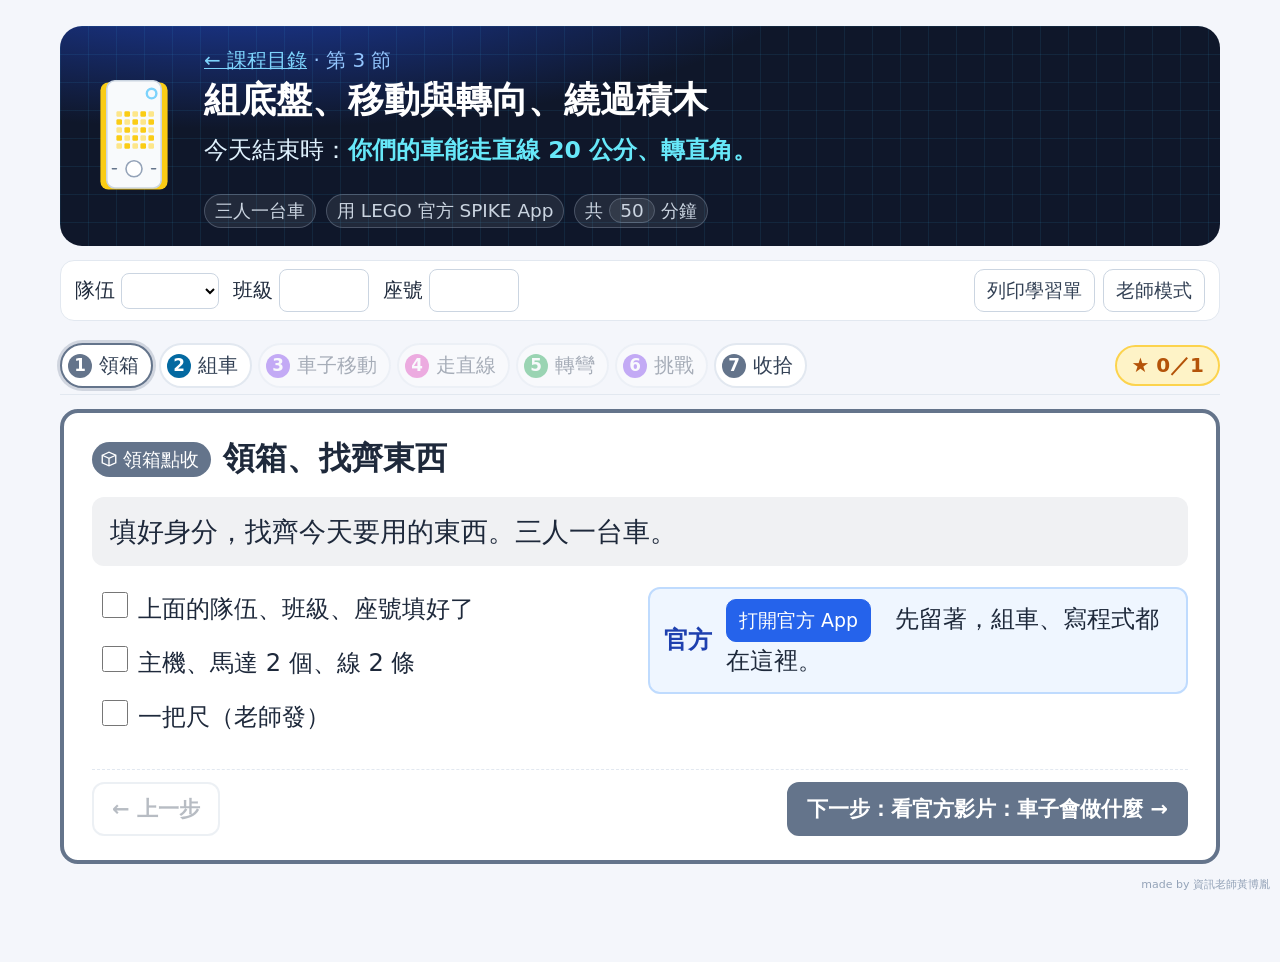
<file: L03/index.html>
<!doctype html>
<html lang="zh-Hant">
<head>
<meta charset="utf-8">
<meta name="viewport" content="width=device-width, initial-scale=1">
<meta name="author" content="資訊老師黃博胤">
<meta name="robots" content="noindex">
<title>第 3 節 組底盤、移動與轉向、繞過積木</title>
<link rel="stylesheet" href="../assets/course.css?v=29">
<style>
.carfig,.field{display:block;margin:6px auto;max-width:100%}
.blkstack{display:inline-block;margin:6px 0 10px}
.offvid{display:block;width:100%;max-width:560px;margin:8px auto;border-radius:12px;background:#0f172a;cursor:zoom-in}
.offvid.big{position:fixed;inset:4vh 4vw;width:92vw;max-width:none;height:92vh;z-index:60;cursor:zoom-out;box-shadow:0 0 0 100vmax rgba(15,23,42,.8)}
.vidcap{text-align:center;color:#475569;font-size:.95rem;margin:0 0 6px}
.warnbox{background:#fff7ed;border:2px solid #fdba74;border-radius:12px;padding:8px 14px;margin:8px 0}
.steer{background:#fdf2f8;border:2px solid #f9a8d4;border-radius:14px;padding:10px 14px;margin:10px 0;display:flex;gap:16px;flex-wrap:wrap;align-items:center}
.steer svg{flex:none;background:#fff;border-radius:10px}
.steer-in{font-size:1.15rem;font-weight:700;margin:0}
.steer-in input[type=range]{width:260px;vertical-align:middle}
.steer-in b{display:inline-block;min-width:3.2em;text-align:center;background:#fff;border:1px solid #f9a8d4;border-radius:8px;padding:0 6px}
.steer-side{flex:1 1 300px}
.wbar{display:flex;align-items:center;gap:8px;margin:8px 0;font-size:1.05rem}
.wbar .wl{width:2.6em;font-weight:700}
.wbar .wt{position:relative;flex:1;height:16px;background:#f1f5f9;border-radius:8px;overflow:hidden}
.wbar .wz{position:absolute;left:50%;top:0;bottom:0;width:2px;background:#94a3b8}
.wbar .wf{position:absolute;top:0;bottom:0}
.wbar b{min-width:6.5em}
.cell-key{margin:6px 0 0;font-size:1rem;color:#334155}.cell-key .num{color:#e23db8;font-weight:700;margin-left:6px}
ul.cells{font-size:1.1rem;margin:4px 0 8px;padding-left:1.4em}ul.cells li{margin:4px 0}
.wa{border:2px solid #86efac;border-radius:12px;padding:8px 12px;margin:10px 0;background:#fff}
.wa-head{display:flex;align-items:center;gap:10px;flex-wrap:wrap;font-size:1.08rem}
.wa-tabs{display:inline-flex;gap:12px;flex-wrap:wrap}.wa-grp{display:inline-flex;gap:4px;align-items:center;font-size:1rem}
.wa-tabs button,.wa-play{font:inherit;font-size:.95rem;padding:3px 10px;border-radius:999px;border:2px solid #86efac;background:#fff;cursor:pointer}
.wa-tabs button.on{background:#16a34a;border-color:#16a34a;color:#fff}
.wa-play{margin-left:auto}
.wa-body{display:flex;gap:12px;align-items:center;flex-wrap:wrap}
#wa-top{width:240px;height:240px;background:#f8fafc;border-radius:10px;flex:0 0 auto}
.wa-side{flex:1 1 300px}
.wa-blk{margin:4px 0 6px}.wa-blk .b{display:inline-flex;width:auto}
#wa-wheels{width:100%;max-width:420px;height:auto;display:block}
.dialfig{display:flex;gap:14px;align-items:center;flex-wrap:wrap;margin:8px 0;background:#fdf4ff;border:2px solid #f0abfc;border-radius:12px;padding:8px 12px}
.dialfig img{width:260px;height:auto;border-radius:8px;border:1px solid #e5e7eb}
.dialfig figcaption{flex:1 1 280px;font-size:1.08rem;line-height:1.6}
.u20 th:first-child,.u20 td:first-child,.u20 th:nth-child(3){white-space:nowrap}
.circ2{display:flex;gap:12px;flex-wrap:wrap;margin:6px 0 10px}
.circfig{flex:1 1 300px;margin:0;border:2px solid #86efac;border-radius:12px;padding:8px;background:#fff}
.circfig svg{width:100%;height:auto;display:block;background:#f8fafc;border-radius:8px}
.circfig figcaption{font-size:1.05rem;line-height:1.6;margin-top:6px}
.signnote{background:#eff6ff;border:2px solid #93c5fd;border-radius:12px;padding:8px 14px;margin:10px 0;font-size:1.05rem}
.b-ghost{background:#fff!important;color:#94a3b8!important;border:2px dashed #cbd5e1;min-width:7em;justify-content:center}
.pick{border:2px dashed #fcd34d;background:#fffbeb;border-radius:12px;padding:8px 12px;margin:8px 0}
.pick-q{margin:0 0 6px;font-weight:700;font-size:1.1rem}
.pick-opts{display:flex;flex-wrap:wrap;gap:8px}
.pick-opts button{font:inherit;padding:4px 14px;border:2px solid #fcd34d;border-radius:999px;background:#fff;cursor:pointer}
.pick-opts button.no{border-color:#fca5a5;background:#fef2f2;color:#991b1b}
.pick-opts button.yes{border-color:#16a34a;background:#16a34a;color:#fff}
.pick-fb{margin:6px 0 0;font-size:1.05rem}.pick-fb.ok{color:#15803d;font-weight:700}.pick-fb.ng{color:#b45309}
.daily{background:#f0fdf4;border:2px solid #86efac;border-radius:12px;padding:8px 14px;margin:10px 0;font-size:1.08rem}
.steer-tip{margin:8px 0 0;font-size:1.1rem}
.plan{width:100%;border-collapse:collapse;margin:6px 0;font-size:1.05rem}
.plan th,.plan td{border:1px solid #cbd5e1;padding:3px 8px;text-align:center}
.plan th{background:#f1f5f9}
.plan select,.plan input{font:inherit;padding:2px 6px;border:2px solid #cbd5e1;border-radius:8px}
.plan input{width:4.5em;text-align:center}
.goalcard{display:flex;gap:10px;flex-wrap:wrap;margin:8px 0}
.goalcard div{flex:1 1 220px;border:2px solid #cbd5e1;border-radius:12px;padding:8px 12px;background:#fff}
.goalcard b{color:#6d28d9}
.vs{display:flex;gap:12px;flex-wrap:wrap;margin:6px 0 10px}
.vs>div{flex:1 1 260px;border:2px solid #e2e8f0;border-radius:12px;padding:8px 12px;background:#fff}
.vs p{margin:6px 0 0;font-size:1.08rem}
.vs h3{margin:0 0 4px;font-size:1.2rem}.vs h3 small{font-weight:400;color:#64748b;font-size:.85rem}
.vs-blue{border-color:#93c5fd!important}.vs-pink{border-color:#f9a8d4!important}
.vs-sum{font-size:1.08rem;margin:0 0 6px!important}
.blist dt .b{display:inline-flex;width:auto}
.blist{margin:0}.blist dt{margin:8px 0 0}.blist dd{margin:2px 0 0 4px;font-size:1.02rem;color:#334155}
.unitbox{background:#f0f9ff;border:2px solid #7dd3fc;border-radius:12px;padding:8px 14px;margin:10px 0;font-size:1.08rem}
.unit-t{margin:8px 0 4px}.unit-t td,.unit-t th{text-align:center;white-space:nowrap}.unit-t .l{text-align:left;white-space:normal}
.unit-note{margin:4px 0 0;color:#475569}
.ua{border:2px solid #c4b5fd;border-radius:12px;padding:8px 12px;margin:10px 0;background:#fff}
.ua-head{display:flex;align-items:center;gap:10px;flex-wrap:wrap;font-size:1.08rem}
.ua-tabs{display:inline-flex;gap:4px}
.ua-tabs button,.ua-play{font:inherit;font-size:1rem;padding:3px 12px;border-radius:999px;border:2px solid #c4b5fd;background:#fff;cursor:pointer}
.ua-tabs button.on{background:#7c3aed;border-color:#7c3aed;color:#fff}
.ua-play{margin-left:auto}
#ua-svg{display:block;width:100%;max-width:760px;height:auto;margin:4px auto 0}
.ua-cap{background:#0f172a;color:#fff;border-radius:8px;padding:8px 14px;margin:4px 0 0;font-size:1.15rem;min-height:2.6em;line-height:1.5;text-align:center}
.calcbox{background:#faf5ff;border:2px solid #c4b5fd;border-radius:12px;padding:8px 14px;margin:10px 0;font-size:1.08rem}
.calcbox p{margin:6px 0}.calc-steps{margin:4px 0;padding-left:1.4em}.calc-steps li{margin:6px 0;line-height:1.9}
.calc-steps .b{display:inline-flex;width:auto;vertical-align:middle;margin:0 2px}
.speedbox{background:#fff7ed;border:2px solid #fdba74;border-radius:12px;padding:8px 14px;margin:10px 0;font-size:1.1rem}
h3.mini{margin:14px 0 6px;font-size:1.2rem;color:#be185d}
.meaning{flex:1 1 320px;font-size:1.1rem}
.meaning p{margin:4px 0 10px}
.meaning .tag{display:inline-block;background:#e23db8;color:#fff;font-weight:700;border-radius:8px;padding:0 8px;margin-right:8px}
.angles{display:block;margin:4px auto}
.found-t{margin-top:10px}
.found-t th[colspan]{background:#dcfce7;color:#15803d}
.found-t td{white-space:nowrap}
.found-t input{width:3.6em!important;min-width:0}
</style>
</head>
<body data-lesson="L03" data-nopy>
<div class="wrap">

<header class="hero">
  <div class="in">
    <div class="hub-slot"></div>
    <div>
      <div class="sub"><a href="../index.html">← 課程目錄</a> · 第 3 節</div>
      <h1>組底盤、移動與轉向、繞過積木</h1>
      <p class="goal1">今天結束時：<b>你們的車能走直線 20 公分、轉直角。</b></p>
      <div class="meta"><span>三人一台車</span><span>用 LEGO 官方 SPIKE App</span><span>共 <span id="total-min">50</span> 分鐘</span></div>
    </div>
  </div>
  <aside class="t t-head"><details><summary>老師說明：準備清單、時間軸、卡關處理、待確認（點一下展開／收合）</summary>
    <h4>這節的一個坎</h4>
    <p>「<b>車會照我排的粉色積木動，而且我能用數字控制它走多遠、轉多少</b>」。組車是為了讓這件事發生；走直線 → 轉直角是兩個里程碑；最後的「繞積木」是把三樣自己組合起來的遷移題（官方 TC1 第 5 步「穿過 8 塊色磚」的簡化版）。</p>
    <h4>2026-11-23 改版重點（和舊版差在哪）</h4>
    <ul>
      <li>舊版「改官方課程第 3 頁四組起始程式」太繞、文字太多。改成：<b>自己新建專案，一次只排一小段積木</b>；官方 TC1 只拿兩樣：開場影片（嵌在第 2 頁）與「驅動底座 1」搭建手冊。</li>
      <li>轉彎用「轉向 100、改圈數」，<b>不用陀螺儀</b>（陀螺儀轉 90 度留到下一節和轉向誤差一起）。圈數不給答案：學生照「轉 → 移動 → 停止」範例（先轉再走，走出去的線比較看得出角度），用表格試出幾圈是銳角、直角、鈍角（度數學生學過，不再考）。</li>
      <li>照《樂高課程設計規範》：組車「動手 → 小測驗」、闖關答對才往下；走直線的小測驗改成「換單位走 20 公分」表格（老師 11/24 定）、轉彎段不考，改成模擬器試三種轉向值、沒有分享與收納、最後是收拾、老師說明收合。只用積木，不顯示 Python 開關。</li>
      <li>下一節接「為什麼回不到起點」時讀 <code>L03:sq.rot</code>（轉直角用的圈數）。</li>
    </ul>
    <h4>官方影片怎麼接的</h4>
    <p>第 2 頁直接播放官方 TC1 開場影片（48 秒，沒有字也看得懂，從第 6 秒開始播以跳過片頭色塊；教室沒聲音沒關係）。影片在官方 App 的內容伺服器 <code>spike.legoeducation.com/content/…-unix.mp4</code>（2026-11-23 從官方單元 JSON 找到路徑，確認從別的網站也能播）；<b>沒有下載、沒有放進我們的網站</b>。官方換網址就會播不出來，那時改按「打開官方課程」在 App 裡看第 1 課第 1 頁。</p>
    <h4>上課前一天一定要做</h4>
    <ul>
      <li><b>用真車在教室的 Chrome 走一遍</b>：組裝、照手冊接 C／D／E、連線、直線 20 公分、轉向 100 試 0.2／0.4／0.6／0.8 圈各轉成什麼角、繞積木。實際數字寫進下方待確認。</li>
      <li>學生從搭建手冊第 1 步開始組（沒有半成品）。記下一台組完要幾分鐘。</li>
      <li>每隊一把尺（老師發，50 公分以上較好）；80×80 公分平整空地；兩隊跑道隔開。</li>
      <li>主機充飽、貼隊名；App 語言設成中文（官方只有簡體）；USB 線夠長，或藍牙先試過。</li>
      <li>本節沒有任何聲音。</li>
    </ul>
    <h4>紙本測量學習單</h4>
    <p><a href="學習單_測量.html" target="_blank" rel="noopener">打開 A4 黑白測量學習單</a>（兩頁：走 20 公分、轉直角；瀏覽器按列印）。</p>
    <h4>時間軸（分鐘）</h4>
    <p>領箱 0–3 → 看影片 3–5 → 組車 5–14 → 組車小測驗 14–15 → 車子移動說明 15–17 → 走直線積木 17–18 → 直線＋速度動手 18–25 → 換單位走 20 公分 25–29 → 轉彎說明 29–32 → 三種轉向值 32–35 → 銳角直角鈍角 35–42 → 繞積木 42–48 → 收拾 48–50。<b>檢查點</b>：第 15 分鐘兩台車組好；第 29 分鐘直線做完；第 40 分鐘轉彎量測做完。</p>
    <h4>時間不夠時的砍法（照順序；被砍的下一節開頭補）</h4>
    <p><b>今天做不完，就只上到「試試看：幾圈是銳角、直角、鈍角」（轉彎量測）</b>；繞積木留到下一節。到第 40 分鐘還沒做完轉彎量測，就請學生直接點上方「收拾」（收拾永遠可以點，不用過小測驗）。</p>
    <ol>
      <li>直線動手：速度只試 20 和 100。</li>
      <li>組車超過 10 分鐘：老師當場補一半，或換備用車。</li>
      <li>轉直角只試 0.2、0.4、0.6、0.8 四次，直角填最接近的數字。</li>
      <li>繞積木只做「★ 過關」，「★★ 回到起點」留給下一節開頭當暖身。</li>
    </ol>
    <h4>卡關處理</h4>
    <ul>
      <li>車不動：線照手冊插 C、D 了嗎？「將運轉電機設置為」是 C+D 嗎？左上角「連接」還連著嗎？</li>
      <li>車往後走或原地轉：C、D 插反或其中一條沒插緊 → 對調再試。</li>
      <li>小測驗卡住：先看答錯的提示；仍卡住，網址加 <code>#teacher/s頁碼</code> 放行。</li>
      <li>兩隊同時求救：先顧還沒到檢查點的那隊，一次最多 2 分鐘。</li>
    </ul>
    <h4>分工</h4>
    <p>三人一台車，怎麼分工讓學生自己想辦法，頁面不寫角色。</p>
    <h4>待確認（實機驗證後寫回，並改學生頁）</h4>
    <ul>
      <li>官方「驅動底座 1」最後一頁的接口 C、D、E，照書接：左輪 C、右輪 D（老師 11/24 確認）。</li>
      <li>「↑ 移動 20 厘米」真車實際走幾公分（官方設定 1 圈＝17.5 厘米）。</li>
      <li>「向 右:100 移動」每 0.2 圈實際轉幾度；我們的車轉直角要幾圈（頁面讓學生自己試，不給答案）。</li>
      <li>轉向值正數是不是向右（官方說明：正數右、負數左；真機待確認）。</li>
      <li>繞積木：積木放 30 公分、終點 60 公分，桌面夠不夠大。</li>
    </ul>
    <h4>學理備註</h4>
    <p>T1：直線動手新積木 2（設定三塊整段照抄算 1、移動 1）；轉彎新積木 1（轉向移動）。T4：直線給完整範例；轉直角不給數字，用表格試出銳角／直角／鈍角的圈數範圍；繞積木全部自己排。G1／G7：開場影片最後那台車在積木間穿梭，就是今天最後的挑戰。G6：直線、轉直角前先猜，繞積木先寫計畫。G11：轉直角、繞積木一次只改一個數字。轉直角先猜「不到／剛好／超過 1 圈」。</p>
  </details></aside>
</header>

<div class="idbar"></div>

<!-- ========== 1 領箱 ========== -->
<section class="step" data-type="box" data-part="領箱" data-title="領箱、找齊東西" data-min="3" data-color="#64748b">
  <p class="goal">填好身分，找齊今天要用的東西。三人一台車。</p>
  <div class="two">
    <div class="checklist">
      <label class="chk"><input type="checkbox" data-key="box.id"><span>上面的隊伍、班級、座號填好了</span></label>
      <label class="chk"><input type="checkbox" data-key="box.hub"><span>主機、馬達 2 個、線 2 條</span></label>
      <label class="chk"><input type="checkbox" data-key="box.ruler"><span>一把尺（老師發）</span></label>
    </div>
    <div class="go">
      <span class="k">官方</span><span><a class="btn pri" href="https://spike.legoeducation.com/prime/lobby/" target="spike" rel="noopener">打開官方 App</a>　先留著，組車、寫程式都在這裡。</span>
    </div>
  </div>
  <div class="t"><h4>講法</h4><p>「三分鐘找齊三樣，打開官方 App 先放著。」</p><h4>卡點</h4><ul><li>學生開始拼：先看下一頁的影片。少零件：記下，用備用零件補。</li></ul></div>
</section>

<!-- ========== 2 組車 ========== -->
<section class="step" data-type="intro" data-part="組車" data-sub="看影片" data-title="看官方影片：車子會做什麼" data-min="2" data-color="#0369a1">
  <p class="goal">按播放，看 LEGO 的車子怎麼動。</p>
  <video class="offvid" controls muted playsinline preload="metadata" title="LEGO 官方 Training Camp 1 開場影片（點畫面放大）">
    <source src="https://spike.legoeducation.com/content/49543312/51454898/4abea51900c4b581839b813d78ce6246/video_hd/competition-ready-training-camp-1-d-27-video-unix.mp4#t=6" type="video/mp4">
  </video>
  <p class="vidcap">LEGO 官方影片．點畫面放大．播不出來就按 <a href="https://spike.legoeducation.com/prime/unit-plans/blt4b49bd6ee0bde119" target="spike" rel="noopener">打開官方課程</a> → 第 1 課</p>
  <div class="t"><h4>講法</h4><p>「先看車子會做哪些動作：直走、後退、轉彎。」</p><h4>卡點</h4><ul><li>影片播不出來：投影老師電腦的官方 App 第 1 課第 1 頁。</li></ul></div>
</section>

<section class="step" data-type="task" data-part="組車" data-sub="組車" data-title="照官方搭建手冊組車" data-min="9" data-color="#0369a1">
  <p class="goal">照搭建手冊從第 1 步組，最後照手冊接線：<b>左輪 C、右輪 D</b>，E 照手冊接。</p>
  <div class="two">
    <div>
      <div class="go">
        <span class="k">打開</span><span>官方 App 左邊「<b>搭建手冊</b>」→「<b>驅動底座 1</b>」。<br><small>找不到？<a class="btn" href="https://spike.legoeducation.com/prime/models/" target="spike" rel="noopener">打開搭建手冊</a></small></span>
      </div>
      <ol class="steps-do">
        <li>從手冊第 1 步開始。</li>
        <li>接線照手冊最後一頁：<b>C、D、E</b>，看清楚哪一條插哪個口。</li>
      </ol>
    </div>
    <div>
      <svg class="carfig" viewBox="0 0 320 210" width="300" role="img" aria-label="車子從上面看：車頭朝上，左輪的馬達接 C，右輪的馬達接 D">
        <rect x="102" y="38" width="116" height="140" rx="10" fill="#e2e8f0" stroke="#64748b" stroke-width="3"/>
        <text x="160" y="112" text-anchor="middle" font-size="16" font-weight="700" fill="#334155">主機</text>
        <rect x="60" y="102" width="34" height="62" rx="8" fill="#22d3ee" stroke="#0e7490" stroke-width="3"/>
        <rect x="226" y="102" width="34" height="62" rx="8" fill="#22d3ee" stroke="#0e7490" stroke-width="3"/>
        <text x="77" y="196" text-anchor="middle" font-size="18" font-weight="700" fill="#0e7490">左輪　C</text>
        <text x="243" y="196" text-anchor="middle" font-size="18" font-weight="700" fill="#0e7490">右輪　D</text>
        <path d="M160 34 L160 8 M150 18 L160 6 L170 18" stroke="#dc2626" stroke-width="4" fill="none"/>
        <text x="196" y="22" font-size="16" font-weight="700" fill="#dc2626">車頭</text>
      </svg>
      <div class="port-fill">左輪接 <select data-key="port.left"><option value=""></option><option>A</option><option>B</option><option>C</option><option>D</option><option>E</option><option>F</option></select>　右輪接 <select data-key="port.right"><option value=""></option><option>A</option><option>B</option><option>C</option><option>D</option><option>E</option><option>F</option></select></div>
      <div class="checklist">
        <label class="chk"><input type="checkbox" data-key="b.built"><span>用手推車子，兩個輪子順順地轉</span></label>
        <label class="chk"><input type="checkbox" data-key="b.ports"><span>左輪插 C、右輪插 D、E 照手冊接，線沒碰到輪子</span></label>
      </div>
    </div>
  </div>
  <div class="t"><h4>講法</h4><p>「看圖拼，不要猜。左右：站在車子後面往前看。」</p><h4>卡點</h4><ul><li>組超過 10 分鐘：老師補一半或換備用車。</li><li>輪子卡住：輪軸插到底了嗎？</li><li>線太短接不到 C、D：插夠得到的口，接口格照實際填，「將運轉電機設置為」也要照改。</li></ul></div>
</section>

<section class="step" data-gate data-type="quiz" data-part="組車" data-sub="小測驗" data-title="組車小測驗" data-min="1" data-color="#0369a1">
  <p class="goal">答對拿一顆星。答錯會告訴你為什麼，可以再選。</p>
  <div class="quiz">
    <div class="q" data-key="qa1"><p class="q-t">1. 站在車子後面往前看，左輪接哪個口？</p><div class="opts">
      <button type="button" data-ok="1" data-fb="對！左輪 C、右輪 D，和手冊一樣。">C</button>
      <button type="button" data-fb="D 是右輪。">D</button>
      <button type="button" data-fb="再看一次手冊最後一頁，E 接的不是輪子。">E</button></div><p class="fb" hidden></p></div>
    <div class="q" data-key="qa2"><p class="q-t">2. 線垂在輪子旁邊，會怎樣？</p><div class="opts">
      <button type="button" data-ok="1" data-fb="輪子一轉就會把線捲進去，車會卡住或歪掉。線要整理好、固定在車身。">輪子轉起來會把線捲進去</button>
      <button type="button" data-fb="線碰到輪子就會被捲，不是沒關係。">沒關係</button></div><p class="fb" hidden></p></div>
    <p class="quiz-state"></p>
  </div>
  <div class="t"><h4>講法</h4><p>答完換下一個人操作。</p></div>
</section>

<!-- ========== 3 LEGO 車子的移動 ========== -->
<section class="step" data-type="intro" data-part="車子移動" data-title="LEGO 車子的移動" data-min="2" data-color="#7c3aed">
  <p class="goal">藍色和粉色都能讓輪子轉。差別是：<b>一次管幾顆馬達</b>。</p>
  <div class="vs">
    <div class="vs-blue">
      <h3>藍色「馬達」<small>（App：電機）</small></h3>
      <p class="vs-sum">一次只管<b>一顆</b>馬達，積木前面要選接口（C、D…）。</p>
      <dl class="blist">
        <dt><span class="b b-mot"><i class="m">C</i> 運行 <i class="m">↻</i> <i>1</i> <i class="m">圈</i></span></dt><dd>讓 C 這顆馬達轉 1 圈就停。↻／↺ 選轉的方向；圈也能改成秒、度。</dd>
        <dt><span class="b b-mot"><i class="m">C</i> 啟動電機 <i class="m">↻</i></span></dt><dd>C 一直轉，不會自己停。</dd>
        <dt><span class="b b-mot"><i class="m">C</i> 關閉電機</span></dt><dd>C 停下來。</dd>
        <dt><span class="b b-mot"><i class="m">C</i> 將速度設置為 <i>75</i> %</span></dt><dd>C 轉多快。</dd>
      </dl>
    </div>
    <div class="vs-pink">
      <h3>粉色「運動」</h3>
      <p class="vs-sum"><b>兩顆</b>馬達一起當成一台車，一塊就能讓車走。</p>
      <dl class="blist">
        <dt><span class="b b-move">將運轉電機設置為 <i class="m">C+D</i></span></dt><dd>哪兩顆馬達是輪子。</dd>
        <dt><span class="b b-move">將運動速度設置為 <i>50</i> %</span></dt><dd>車子開多快。</dd>
        <dt><span class="b b-move">將電機旋轉一圈設置為 <i class="x">？</i> 厘米</span></dt><dd>輪子轉一圈，車走幾公分。</dd>
        <dt><span class="b b-move"><i class="m">↑</i> 移動 <i>20</i> <i class="m">厘米</i></span></dt><dd>↑ 前進、↓ 後退，走多遠。厘米就是公分。</dd>
        <dt><span class="b b-move">向 <i class="m">右:100</i> 移動 <i>1</i> <i class="m">圈</i></span></dt><dd>轉彎（等一下學）。</dd>
        <dt><span class="b b-move">停止運動</span></dt><dd>車子停下來。</dd>
      </dl>
    </div>
  </div>
  <div class="ua">
    <div class="ua-head"><b>動畫：看輪子怎麼轉</b>
      <span class="ua-tabs" role="group" aria-label="選單位"><button type="button" data-s="0">圈</button><button type="button" data-s="1">度</button><button type="button" data-s="2">秒</button><button type="button" data-s="3">厘米</button></span>
      <button type="button" class="ua-play" aria-label="暫停">⏸ 暫停</button>
    </div>
    <svg id="ua-svg" viewBox="0 0 640 215" role="img" aria-label="輪子在尺上滾動的動畫，下方有字幕">
      <g id="ua-ruler"></g>
      <rect id="ua-trail" x="50" y="166" width="0" height="5" rx="2" fill="#e23db8"/>
      <g id="ua-ghost" style="display:none"><line y1="95" y2="172" stroke="#94a3b8" stroke-width="2" stroke-dasharray="4 3"/><text y="90" text-anchor="middle" font-size="13" fill="#64748b"></text></g>
      <path id="ua-arc" fill="none" stroke="#f59e0b" stroke-width="6" stroke-linecap="round"/>
      <g id="ua-wheel">
        <circle r="33.6" fill="#334155"/><circle r="19" fill="#e2e8f0"/><circle r="4" fill="#64748b"/>
        <line id="ua-dia" x1="-33.6" y1="0" x2="33.6" y2="0" stroke="#0ea5e9" stroke-width="3" stroke-dasharray="5 3"/>
        <g id="ua-spin"><line x1="0" y1="0" x2="0" y2="-31" stroke="#dc2626" stroke-width="5" stroke-linecap="round"/><circle cy="-27" r="5" fill="#dc2626"/></g>
      </g>
      <text id="ua-dia-t" font-size="13" fill="#0369a1" text-anchor="middle">直徑</text>
      <text id="ua-count" x="50" y="28" font-size="18" font-weight="700" fill="#0f172a"></text>
      <text id="ua-timer" x="600" y="28" font-size="18" font-weight="700" fill="#7c3aed" text-anchor="end"></text>
    </svg>
    <p class="ua-cap" id="ua-cap" aria-live="polite"></p>
  </div>
  <div class="unitbox"><b>單位：圈、度、秒、厘米、英寸</b>　積木最後那格（例如「C 運行 ↻ 1 <i class="m">圈</i>」的「圈」）點開可以換單位：
    <table class="rec unit-t">
      <tr><th>單位</th><th class="l">意思</th><th>藍色</th><th>粉色</th></tr>
      <tr><td><b>圈</b></td><td class="l"><b>輪子</b>轉幾圈。1 圈＝轉一整圈回到原來的樣子，0.5 圈＝半圈。</td><td>✓</td><td>✓</td></tr>
      <tr><td><b>度</b></td><td class="l"><b>輪子</b>轉幾度。<b>360 度＝1 圈</b>，180 度＝半圈，90 度＝四分之一圈。比圈更細，適合轉一點點。（是輪子轉的度數，不是車子轉的角度）</td><td>✓</td><td>✓</td></tr>
      <tr><td><b>秒</b></td><td class="l">轉幾<b>秒</b>就停。走多遠要看速度：速度快，同樣幾秒走得比較遠。</td><td>✓</td><td>✓</td></tr>
      <tr><td><b>厘米</b></td><td class="l">車走幾<b>公分</b>（厘米就是公分）。是從「圈」換算出來的，看下面。</td><td>✗</td><td>✓</td></tr>
      <tr><td><b>英寸</b></td><td class="l">美國常用的長度，<b>1 英寸 ≈ 2.54 公分</b>。和厘米一樣是換算出來的；我們用厘米就好。</td><td>✗</td><td>✓</td></tr>
    </table>
    <p class="unit-note">藍色只管一顆馬達，不知道車走多遠，所以沒有「厘米」「英寸」。粉色轉彎那塊「向 ○ 移動」也只有圈、度、秒。</p>
  </div>
  <div class="calcbox"><b>「厘米」是怎麼算出來的？</b>
    <p>主機<b>只會數輪子轉了幾圈</b>，它看不到車走了幾公分。公分是用<b>輪子的大小</b>算出來的：</p>
    <ol class="calc-steps">
      <li>輪子轉 1 圈，車走的距離＝輪子一圈的長度＝<b>直徑 × 3.14</b>。直徑多少？等一下用尺量你們的輪子。</li>
      <li>這就是粉色「<span class="b b-move">將電機旋轉一圈設置為 <i class="x">？</i> 厘米</span>」在做的事：告訴主機輪子一圈走幾公分。</li>
      <li>寫「<span class="b b-move"><i class="m">↑</i> 移動 <i>20</i> <i class="m">厘米</i></span>」，主機就算 <b>20 ÷ 一圈幾公分</b>，算出輪子要轉幾圈。</li>
    </ol>
  </div>
  <div class="speedbox"><b>速度是什麼？</b>　速度＝<b>多快</b>，用 % 表示，100 % 最快。速度只管快慢；<b>走多遠，看「移動」那塊的數字</b>。真的是這樣嗎？等一下自己試。</div>
  <div class="t"><h4>講法</h4><p>「藍色一次只能叫一個輪子轉；粉色把兩個輪子綁成一台車。主機只會數圈，公分是用輪子大小算的。」可以拿一個輪子，用尺量直徑，請學生算算看是不是接近 17.5。</p><h4>App 上的字</h4><p>App 只有簡體中文，字形和頁面上的繁體略有不同（例如「電機」「運動」），意思一樣；學生問就說「同一個字的另一種寫法」。藍色類別 App 上叫「電機」，頁面統一說「馬達」。</p><h4>英文</h4><p>run for／start motor／stop motor／set speed；set movement motors／set movement speed／set 1 motor rotation／move for／move with steering／stop moving。</p></div>
</section>

<!-- ========== 4 走直線 ========== -->
<section class="step" data-type="intro" data-part="走直線" data-sub="說明" data-title="走直線要用的積木" data-min="1" data-color="#e23db8">
  <p class="goal">開車用<b>粉色</b>。每支程式開頭先放「<b>設定三塊</b>」，再放「移動」。</p>
  <div class="blkstack"><span class="b b-ev hat">當程式啟動時</span><span class="b b-move">將運轉電機設置為 <i class="m">C+D</i></span><span class="b b-move">將運動速度設置為 <i>50</i> %</span><span class="b b-move">將電機旋轉一圈設置為 <i class="x">？</i> 厘米</span><span class="b b-move"><i class="m">↑</i> 移動 <i>20</i> <i class="m">厘米</i></span></div>
  <dl class="blist">
    <dt>設定三塊</dt><dd>哪兩顆馬達是輪子（C+D）、開多快（50 %）、輪子一圈走幾公分（等一下自己量）。</dd>
    <dt>↑ 移動 20 厘米</dt><dd>↑ 前進、↓ 後退，走 20 公分。</dd>
  </dl>
  <div class="t"><h4>講法</h4><p>「設定三塊每支程式開頭照抄，接著放移動。」</p></div>
</section>

<section class="step" data-type="task" data-part="走直線" data-sub="動手" data-title="走直線、試速度" data-min="7" data-color="#e23db8">
  <p class="goal">先讓車前進 20 公分，再試試看：<b>速度</b>改了會怎樣？</p>
  <h3 class="mini">1. 自己量，走出剛好 20 公分</h3>
  <div class="two">
    <div>
      <ol class="steps-do">
        <li>官方 App 首頁「<b>新建項目</b>」→「<b>詞語模塊</b>」→「創建」。按左上角黃色「<b>連接</b>」，選你們的主機。</li>
        <li>用尺量<b>輪子的直徑</b>，算輪子轉一圈走幾公分。</li>
        <li>照右邊的圖排積木，把算出來的數字填進「<b>將電機旋轉一圈設置為 ？ 厘米</b>」。</li>
        <li>找一條桌邊或地磚線當起點線，車頭前緣對齊，按 ▶。量車頭前緣走了幾公分。</li>
        <li>沒有剛好 20：<b>只改那個數字</b>，再試。</li>
      </ol>
      <table class="rec">
        <tr><th class="l">量一量、算一算</th><th>數字</th></tr>
        <tr><td class="l">輪子的直徑（公分）</td><td><input type="number" step="any" data-key="w.dia" aria-label="輪子直徑幾公分"></td></tr>
        <tr><td class="l">一圈走幾公分（直徑 × 3.14）</td><td><input type="number" step="any" data-key="w.circ" aria-label="一圈走幾公分"></td></tr>
      </table>
    </div>
    <div>
      <div class="blkstack"><span class="b b-ev hat">當程式啟動時</span><span class="b b-move">將運轉電機設置為 <i class="m">C+D</i></span><span class="b b-move">將運動速度設置為 <i>50</i> %</span><span class="b b-move">將電機旋轉一圈設置為 <i class="x">？</i> 厘米</span><span class="b b-move"><i class="m">↑</i> 移動 <i>20</i> <i class="m">厘米</i></span></div>
      <table class="rec">
        <tr><th>第幾次</th><th>「將電機旋轉一圈設置為 ？ 厘米」<br>的 ？ 填多少</th><th>車走了幾公分</th></tr>
        <tr><td>1</td><td><input type="number" step="any" data-key="w.v1" aria-label="第一次填的數字"></td><td><input type="number" step="any" data-key="w.d1" aria-label="第一次走了幾公分"></td></tr>
        <tr><td>2</td><td><input type="number" step="any" data-key="w.v2" data-optional aria-label="第二次填的數字"></td><td><input type="number" step="any" data-key="w.d2" data-optional aria-label="第二次走了幾公分"></td></tr>
        <tr><td>3</td><td><input type="number" step="any" data-key="w.v3" data-optional aria-label="第三次填的數字"></td><td><input type="number" step="any" data-key="w.d3" data-optional aria-label="第三次走了幾公分"></td></tr>
      </table>
      <div class="pick"><p class="pick-q">車走了 23 公分，超過 20。那個數字要？</p><div class="pick-opts"><button type="button" data-fb="數字變小，主機會以為一圈比較短，就讓輪子多轉幾圈，車會走得更遠。">改小</button><button type="button" data-ok="1" data-fb="對！數字改大，主機以為一圈比較長，就讓輪子少轉一點，車會走得比較近。">改大</button></div><p class="pick-fb" hidden></p></div>
      <div class="checklist"><label class="chk"><input type="checkbox" data-key="w.ok"><span>車走了 20 公分（差 1 公分以內）</span></label></div>
    </div>
  </div>

  <h3 class="mini">2. 速度試試看</h3>
  <div class="two">
    <div>
      <p>只改「將運動速度設置為」的數字，其他不動，每次都量。</p>
      <div class="guess" data-key="g.speed"><p class="guess-q">先猜：速度 50 改成 100，車會？</p><div class="guess-opts"><button type="button" data-v="far">走得更遠</button><button type="button" data-v="fast">走得更快，一樣遠</button><button type="button" data-v="both">又快又遠</button></div><div class="guess-after" hidden>試完再回來看。<button class="guess-reveal" type="button">看看為什麼</button></div><div class="guess-why" hidden>速度只管快慢。走多遠是「移動 20 厘米」決定的，所以速度改了，還是走大約 20 公分，只是比較快到。</div></div>
    </div>
    <div>
      <table class="rec">
        <tr><th>速度</th><th>快還是慢</th><th>走了幾公分</th></tr>
        <tr><td>20 %</td><td><select data-key="sp.q20"><option value=""></option><option>很慢</option><option>普通</option><option>很快</option></select></td><td><input type="number" step="any" data-key="sp.d20" aria-label="速度 20 走了幾公分"></td></tr>
        <tr><td>50 %</td><td><select data-key="sp.q50"><option value=""></option><option>很慢</option><option>普通</option><option>很快</option></select></td><td><input type="number" step="any" data-key="m.d20" aria-label="速度 50 走了幾公分"></td></tr>
        <tr><td>100 %</td><td><select data-key="sp.q100"><option value=""></option><option>很慢</option><option>普通</option><option>很快</option></select></td><td><input type="number" step="any" data-key="sp.d100" aria-label="速度 100 走了幾公分"></td></tr>
      </table>
      <p class="say">我們發現：速度改大，車子 <select data-key="sp.find"><option value=""></option><option>走得更快，距離差不多</option><option>走得更遠</option><option>沒有改變</option></select></p>
    </div>
  </div>

  <div class="adv"><h3>進階</h3><ol class="steps-do"><li>把 ↑ 改成 <b>↓</b>，車子怎麼動？</li></ol></div>
  <div class="t"><h4>講法</h4><p>「先量輪子、自己算，不要問別人答案。一次只改一個數字。尺從起點線量到車頭前緣。」速度試完問：「速度改了，距離有變嗎？那距離是誰決定的？」</p><h4>卡點</h4><ul><li>車不動：「將運轉電機設置為」是 C+D 嗎？連接還在嗎？積木有沒有接在「當程式啟動時」下面（要貼緊）？</li><li>車往後走：C、D 線對調。</li><li>速度 100 多走一點：衝太快停不住，正常。</li><li>時間不夠：速度只試 20 和 100。</li></ul><h4>參考（不要直接給）</h4><p>官方小輪子直徑約 5.6 公分，5.6 × 3.14 ≈ 17.6，官方範例填 17.5。學生填 17～18 都合理，差一點是打滑、對準造成的。</p></div>
</section>

<section class="step" data-type="task" data-part="走直線" data-sub="換單位" data-title="換單位：各要填多少才走 20 公分" data-min="4" data-color="#e23db8">
  <p class="goal">同樣走 <b>20 公分</b>，換成圈、度、秒，各要填多少？<b>跑車子試出來。</b></p>
  <div class="two">
    <div>
      <h3 class="mini">1. 先量輪徑</h3>
      <p class="say">輪子直徑 <b><span data-mirror="w.dia" data-empty="＿＿"></span></b> 公分，轉一圈走 <b><span data-mirror="w.circ" data-empty="＿＿"></span></b> 公分。</p>
      <p class="say"><small>還沒量？回「動手」那一頁，用尺量輪子直徑，乘 3.14。</small></p>
      <h3 class="mini">2. 跑車子試試看</h3>
      <ol class="steps-do">
        <li>把「<b>↑ 移動 20 厘米</b>」最後那格換成圈、度、秒，數字照表改。</li>
        <li>每換一次都按 ▶，量車走了幾公分。不是 20 就改數字再試。</li>
      </ol>
      <div class="blkstack"><span class="b b-ev hat">當程式啟動時</span><span class="b b-move">設定三塊（和剛才一樣）</span><span class="b b-move"><i class="m">↑</i> 移動 <i class="x">？</i> <i class="m">○</i></span></div>
    </div>
    <div>
      <table class="rec u20">
        <tr><th>單位</th><th class="l">意思</th><th>填多少</th><th>走了幾公分</th></tr>
        <tr><td><b>厘米</b></td><td class="l">車走幾公分</td><td><b>20</b></td><td><input type="number" step="any" data-key="u.cmd" data-optional aria-label="厘米走了幾公分"></td></tr>
        <tr><td><b>圈</b></td><td class="l">輪子轉幾圈</td><td><input type="number" step="any" data-key="u.rot" aria-label="要填幾圈"></td><td><input type="number" step="any" data-key="u.rotd" aria-label="圈走了幾公分"></td></tr>
        <tr><td><b>度</b></td><td class="l">輪子轉幾度（360 度＝1 圈）</td><td><input type="number" step="any" data-key="u.deg" aria-label="要填幾度"></td><td><input type="number" step="any" data-key="u.degd" aria-label="度走了幾公分"></td></tr>
        <tr><td><b>秒</b></td><td class="l">輪子轉幾秒就停（速度 50 %）</td><td><input type="number" step="any" data-key="u.sec" aria-label="要填幾秒"></td><td><input type="number" step="any" data-key="u.secd" aria-label="秒走了幾公分"></td></tr>
      </table>
      <div class="pick"><p class="pick-q">為什麼「秒」最難剛好走 20 公分？</p><div class="pick-opts"><button type="button" data-fb="秒的數字可以填小數，像 1.5 秒。再想想，同樣 1 秒，什麼會讓車走得遠或近？">秒不能填小數</button><button type="button" data-ok="1" data-fb="對！用秒的時候，走多遠還要看速度。速度一改，同樣幾秒走的距離就變了。">走多遠還要看速度</button><button type="button" data-fb="圈、度、秒都是看輪子。想想看，秒和速度有什麼關係？">秒和輪子沒關係</button></div><p class="pick-fb" hidden></p></div>
    </div>
  </div>
  <div class="t"><h4>講法</h4><p>「同樣 20 公分，可以用不同單位寫。每一種都跑車子試，差多少就改多少。」想算的學生可以用輪徑算，但不要求。</p><h4>參考（不要直接給）</h4><p>一圈約 17.5 公分時：20 ÷ 17.5 ≈ 1.14 圈；1.14 × 360 ≈ 411 度；秒依車子速度而定，要實測。</p><h4>卡點</h4><ul><li>度不知道從哪裡開始：圈試出來以後，想想 1 圈是幾度。</li><li>秒走太遠或太近：速度是不是 50 %？只改秒數。</li><li>還沒量輪徑：回動手頁量。</li></ul></div>
</section>

<!-- ========== 4 轉彎 ========== -->
<section class="step" data-type="intro" data-part="轉彎" data-sub="說明" data-title="轉彎積木：一格一格看懂" data-min="3" data-color="#16a34a">
  <p class="goal">轉彎用這一塊。它有三格，<b>一格一格看</b>。</p>
  <div class="blkrow">
    <div class="blkcard"><span class="b b-move">向 <i class="m">右:25</i> 移動 <i>1</i> <i class="m">圈</i></span><p class="bk-zh">「轉向移動」積木</p><p class="bk-en">English：move with steering</p>
      <p class="cell-key"><span class="num">①</span>右:25　<span class="num">②</span>1　<span class="num">③</span>圈</p></div>
    <div class="meaning">
      <p><span class="tag">① 右:25</span><b>往哪邊、彎多急</b>（叫「轉向值」）。它<b>不是角度</b>。</p>
      <p><span class="tag">② 1</span><b>輪子</b>要轉多少（不是車子轉多少）。</p>
      <p><span class="tag">③ 圈</span>②的單位。這一塊只能選<b>圈、度、秒</b>，沒有厘米。</p>
    </div>
  </div>

  <h3 class="mini">① 轉向值：往哪邊、彎多急</h3>
  <ul class="cells">
    <li>往右是<b>正數</b>，積木寫「<b>右:50</b>」；往左是<b>負數</b>，積木寫「<b>左:-50</b>」。</li>
    <li><b>0</b>：直直走。數字<b>越大</b>（不管正負），兩個輪子速度差越多，<b>彎得越急</b>。</li>
    <li><b>100</b>（或 -100）：兩個輪子一樣快、方向相反，車子<b>在原地打轉</b>。</li>
  </ul>
  <figure class="dialfig"><img src="../assets/img/steer_dial.png" alt="官方 App：點轉向值那格，跳出方向盤轉盤，下方顯示「右:20」，左右有減號和加號按鈕" loading="lazy">
    <figcaption>點「右:20」那格會跳出<b>方向盤轉盤</b>。轉盤是用來<b>選數字</b>的：轉得越偏，數字越大、彎得越急。<b>轉盤指的位置不是車子會轉的角度</b>（100 是原地打轉，不是轉 100 度）。也可以按 － ＋ 調數字。</figcaption></figure>
  <div class="daily"><b>生活中的例子</b>　兩個人手牽手並排走，要往右轉：<b>左邊的人走快、右邊的人走慢</b>，兩人就一起往右彎。右邊的人<b>停下來</b>，左邊的人就繞著他轉一圈。兩個人<b>一個往前、一個往後</b>，就在原地打轉。車子的兩個輪子就是這兩個人。</div>
  <p class="say">拉拉看，看兩個輪子的速度和車子怎麼走：</p>
  <div class="steer">
    <svg id="st-svg" viewBox="-110 -125 220 160" width="300" height="220" role="img" aria-label="轉向值示意：車子從下方出發，沿著路線移動"></svg>
    <div class="steer-side">
      <p class="steer-in">轉向值 <input id="st-v" type="range" min="-100" max="100" step="25" value="0" aria-label="轉向值"> <b id="st-n">0</b></p>
      <div class="wbar"><span class="wl">左輪</span><span class="wt"><span class="wz"></span><span class="wf" id="st-wl"></span></span><b id="st-tl">100%</b></div>
      <div class="wbar"><span class="wl">右輪</span><span class="wt"><span class="wz"></span><span class="wf" id="st-wr"></span></span><b id="st-tr">100%</b></div>
      <p class="steer-tip" id="st-tip">0：兩個輪子一樣快，直直走。</p>
    </div>
  </div>

  <h3 class="mini">轉向值管「圓多大」，圈數管「走多遠」</h3>
  <div class="circ2">
    <figure class="circfig"><svg id="cf-a" viewBox="0 40 340 220" role="img" aria-label="同樣 1 圈，右:25、右:50、右:75 三個圓的大小"></svg>
      <figcaption><b>1. 圈數一樣（都是 1 圈），換轉向值</b><br>粗線是外側輪子走的路，三條<b>一樣長</b>。轉向值越大，<b>圓越小</b>，同樣的路就繞得越彎，車子轉得越多。</figcaption></figure>
    <figure class="circfig"><svg id="cf-b" viewBox="0 0 300 260" role="img" aria-label="同樣右:25，輪子轉 1、2、3、4 圈時車子的方向"></svg>
      <figcaption><b>2. 轉向值一樣（都是右:25），換圈數</b><br>圓的大小不變。圈數越多，外側輪子在圓上走得<b>越遠</b>，車子轉得<b>越多</b>。</figcaption></figure>
  </div>
  <h3 class="mini">② ③ 輪子轉多少：看兩個輪子</h3>
  <div class="wa">
    <div class="wa-head"><b>動畫：這塊積木執行時，兩個輪子怎麼轉</b>
      <span class="wa-tabs" role="group" aria-label="選一塊積木"></span>
      <button type="button" class="wa-play">⏸ 暫停</button>
    </div>
    <div class="wa-body">
      <svg id="wa-top" viewBox="-90 -90 180 180" role="img" aria-label="從上面看車子轉彎"></svg>
      <div class="wa-side">
        <p class="wa-blk"><span class="b b-move" id="wa-blk"></span></p>
        <svg id="wa-wheels" viewBox="0 0 300 120" role="img" aria-label="從側面看左輪和右輪轉多少"></svg>
      </div>
    </div>
    <p class="ua-cap" id="wa-cap" aria-live="polite"></p>
  </div>
  <p class="signnote"><b>Python 呢？</b>　Python 直接寫數字：<code>steering=50</code> 往右，<code>steering=-50</code> 往左，和積木上的數字一樣。</p>
  <div class="t"><h4>講法</h4><p>「拉到 0、25、50、75、100，每次看兩條速度條。0 兩輪一樣快；往右拉，右輪越來越慢；50 右輪停住；超過 50 右輪開始倒轉；100 兩輪一樣快但方向相反，原地轉。」「圈是輪子轉的圈數。拿起車子，用手把輪子轉半圈給你看——這就是 0.5 圈。」可以請兩位學生手牽手當左右輪，現場演一次。</p><h4>官方怎麼說</h4><p>官方說明（簡體）只寫：轉向值 -100 到 100；「0」直線行駛；+99／-99 弧形路徑最明顯；100／-100 以自身為中心旋轉。官方沒有寫公式；速度條用的是常見的兩輪差速算法（外側輪照設定速度，內側輪＝設定速度 ×（1 − 轉向值 ÷ 50）），真車待確認。</p><h4>粉色積木還有</h4><p>「停止運動」今天在轉直角頁用來收尾，讓車確實停住再看角度。「開始移動」（一直走到叫停）之後感測器課會用到。</p><h4>單位</h4><p>「向 ○ 移動」最後那格只有圈、度、秒（App 截圖確認，11/24），沒有厘米；今天轉彎都用「圈」。</p><h4>「圈」以哪個輪子算</h4><p>轉向值 ±100 時兩輪一樣多，沒有疑問。其他轉向值，動畫假設以<b>轉得快的那個輪子</b>為準（常見說法，官方沒寫），真車待確認。</p></div>
</section>

<section class="step" data-type="task" data-part="轉彎" data-sub="三種轉法" data-title="動手試：三種轉向值" data-min="3" data-color="#16a34a">
  <p class="goal">用<b>模擬器</b>（或真車）試三種轉向值，看車子轉法有什麼不一樣。</p>
  <div class="two">
    <div>
      <div class="go">
        <span class="k">模擬器</span><span><a class="btn pri" href="https://boyinslps.github.io/robot-quest/spike-sim/" target="spikesim" rel="noopener">打開 SPIKE 模擬器</a>　真車也可以，兩個都試更好。</span>
      </div>
      <ol class="steps-do">
        <li>照右邊的圖排積木。</li>
        <li>轉向值依序改成 <b>右:25</b>、<b>右:50</b>、<b>右:100</b>，<b>只改這一格</b>，其他不動。</li>
        <li>每改一次按 ▶，看車子怎麼走，填表。</li>
      </ol>
    </div>
    <div>
      <div class="blkstack"><span class="b b-ev hat">當程式啟動時</span><span class="b b-move">設定三塊（和剛才一樣）</span><span class="b b-move">向 <i class="x">右:○</i> 移動 <i>1</i> <i class="m">圈</i></span><span class="b b-move">停止運動</span></div>
    </div>
  </div>
  <table class="rec">
    <tr><th>轉向值</th><th>車子怎麼走</th></tr>
    <tr><td><b>右:25</b></td><td><select data-key="tt.p25"><option value=""></option><option>往前畫一個大弧</option><option>繞著右輪轉</option><option>在原地打轉</option></select></td></tr>
    <tr><td><b>右:50</b></td><td><select data-key="tt.p50"><option value=""></option><option>往前畫一個大弧</option><option>繞著右輪轉</option><option>在原地打轉</option></select></td></tr>
    <tr><td><b>右:100</b></td><td><select data-key="tt.p100"><option value=""></option><option>往前畫一個大弧</option><option>繞著右輪轉</option><option>在原地打轉</option></select></td></tr>
  </table>
  <div class="pick"><p class="pick-q">試完三種，轉向值越大，車子？</p><div class="pick-opts"><button type="button" data-fb="三次都是輪子轉 1 圈。比一比三次車子走的路，哪一個比較彎？">走得越遠</button><button type="button" data-ok="1" data-fb="對！數字越大，右輪越慢、停住、再往後轉，車子就彎得越急，100 是原地打轉。">彎得越急</button><button type="button" data-fb="再看一次表格，三次車子走的樣子一樣嗎？">都一樣</button></div><p class="pick-fb" hidden></p></div>
  <div class="t"><h4>講法</h4><p>「只改轉向值這一格，其他不動，才看得出差在哪。」模擬器看車子路線很清楚；真車可以把車拿起來按 ▶，看兩個輪子怎麼轉。</p><h4>參考（不要直接給）</h4><p>右:25 往前畫大弧；右:50 繞著右輪轉；右:100 原地打轉。（模擬器用同一套算法；真車若不同，照實際寫）</p><h4>卡點</h4><ul><li>三次看起來一樣：是不是改到圈數而不是轉向值？</li><li>車子往左：轉向值是不是變成「左:」？</li></ul></div>
</section>

<section class="step" data-type="task" data-part="轉彎" data-sub="轉直角" data-title="試試看：幾圈是銳角、直角、鈍角" data-min="7" data-color="#16a34a">
  <p class="goal">改圈數試試看，找出幾圈會轉成<b>銳角</b>、<b>直角</b>、<b>鈍角</b>。</p>
  <p class="warnbox"><b>前提：轉向值固定用「右:100」</b>，只改圈數。轉向值換了，圓的大小就變，同樣角度要的圈數也會跟著變。</p>
  <div class="two">
    <div>
      <ol class="steps-do">
        <li>照下面的範例排：<b>轉 → 移動 → 停止</b>。「轉」的圈數空著，自己填。</li>
        <li>車子放在桌邊或地磚的線上，車頭<b>順著線</b>，按 ▶。車子會先轉，再往前走 20 公分。</li>
        <li>看<b>車子走出去的方向</b>和那條線夾成什麼角，填表。</li>
        <li>圈數從 <b>0.2</b> 開始，每次多 0.2，試到 0.8。找到「銳角變鈍角」的地方，再試中間的數字。</li>
      </ol>
      <p class="say"><b>積木提示</b>（轉向值固定 <b>右:100</b>，只有黃色的圈數要自己試）：</p>
      <div class="blkstack"><span class="b b-ev hat">當程式啟動時</span><span class="b b-move">將運轉電機設置為 <i class="m">C+D</i></span><span class="b b-move">將運動速度設置為 <i>50</i> %</span><span class="b b-move">將電機旋轉一圈設置為 <i>你們量的數字</i> 厘米</span><span class="b b-move">向 <i class="m">右:100</i> 移動 <i class="x">？</i> <i class="m">圈</i></span><span class="b b-move"><i class="m">↑</i> 移動 <i>20</i> <i class="m">厘米</i></span><span class="b b-move">停止運動</span></div>
      <svg class="angles" viewBox="0 0 330 100" width="380" role="img" aria-label="三種角：銳角比直角小，直角像書本的角，鈍角比直角大">
        <g stroke="#16a34a" stroke-width="4" fill="none" stroke-linecap="round"><path d="M20 76 H95 M20 76 L70 24"/><path d="M130 76 H205 M130 76 V14"/><path d="M240 76 H315 M240 76 L205 26"/></g>
        <path d="M130 62 H144 V76" stroke="#16a34a" stroke-width="2" fill="none"/>
        <g font-size="18" font-weight="700" fill="#15803d" text-anchor="middle"><text x="55" y="99">銳角</text><text x="168" y="99">直角</text><text x="278" y="99">鈍角</text></g>
      </svg>
      <div class="guess" data-key="g.turn"><p class="guess-q">先猜：輪子轉幾圈，車頭會轉成直角？</p><div class="guess-opts"><button type="button" data-v="less">不到 1 圈</button><button type="button" data-v="exact">剛好 1 圈</button><button type="button" data-v="more">超過 1 圈</button></div><div class="guess-after" hidden>試完再回來看。<button class="guess-reveal" type="button">看看為什麼</button></div><div class="guess-why" hidden>「圈」是輪子轉的量，不是車子轉的角度。車子轉多少，要看兩個輪子離多遠、地板滑不滑，所以要試出來。</div></div>
    </div>
    <div>
      <table class="rec">
        <tr><th>第幾次</th><th>圈數</th><th>車頭轉成</th></tr>
        <tr><td>1</td><td><input type="number" step="0.01" data-key="t.n1" aria-label="第一次圈數"></td><td><select data-key="t.r1"><option value=""></option><option>銳角</option><option>直角</option><option>鈍角</option><option>大於 180°</option></select></td></tr>
        <tr><td>2</td><td><input type="number" step="0.01" data-key="t.n2" aria-label="第二次圈數"></td><td><select data-key="t.r2"><option value=""></option><option>銳角</option><option>直角</option><option>鈍角</option><option>大於 180°</option></select></td></tr>
        <tr><td>3</td><td><input type="number" step="0.01" data-key="t.n3" aria-label="第三次圈數"></td><td><select data-key="t.r3"><option value=""></option><option>銳角</option><option>直角</option><option>鈍角</option><option>大於 180°</option></select></td></tr>
        <tr><td>4</td><td><input type="number" step="0.01" data-key="t.n4" aria-label="第四次圈數"></td><td><select data-key="t.r4"><option value=""></option><option>銳角</option><option>直角</option><option>鈍角</option><option>大於 180°</option></select></td></tr>
        <tr><td>5</td><td><input type="number" step="0.01" data-key="t.n5" data-optional aria-label="第五次圈數"></td><td><select data-key="t.r5" data-optional><option value=""></option><option>銳角</option><option>直角</option><option>鈍角</option><option>大於 180°</option></select></td></tr>
        <tr><td>6</td><td><input type="number" step="0.01" data-key="t.n6" data-optional aria-label="第六次圈數"></td><td><select data-key="t.r6" data-optional><option value=""></option><option>銳角</option><option>直角</option><option>鈍角</option><option>大於 180°</option></select></td></tr>
      </table>
      <table class="rec found-t">
        <tr><th colspan="2">我們發現</th></tr>
        <tr><td><b>銳角</b></td><td>圈數 <input type="number" step="0.01" data-key="f.a1" aria-label="銳角圈數從"> 到 <input type="number" step="0.01" data-key="f.a2" aria-label="銳角圈數到"></td></tr>
        <tr><td><b>直角</b></td><td>圈數 <input type="number" step="0.01" data-key="sq.rot" aria-label="轉直角用的圈數"></td></tr>
        <tr><td><b>鈍角</b></td><td>圈數 <input type="number" step="0.01" data-key="f.o1" aria-label="鈍角圈數從"> 到 <input type="number" step="0.01" data-key="f.o2" aria-label="鈍角圈數到"></td></tr>
      </table>
    </div>
  </div>
  <div class="t"><h4>講法</h4><p>「一次只改圈數，其他不動。看車子走出去的方向和桌邊（地磚線）夾的角：比書本的角小是銳角，一樣是直角，比較大是鈍角。」</p><h4>提問</h4><p>「0.4 是銳角、0.6 是鈍角，那直角會在哪裡？」讓學生自己決定試中間的數字。</p><h4>卡點</h4><ul><li>分不出是不是直角：拿課本的角或量角器靠在車頭旁比。</li><li>學生以為 100 是 100 度：官方說明「轉向值 0 直走、+99／-99 弧線最明顯、100／-100 以自身為中心旋轉」，100 不是角度；車轉幾度由圈數決定。</li><li>往左轉：轉向值方向待確認，照實際寫下來即可。</li><li>一次改很多：「只改圈數」。</li><li>時間不夠：試完 0.2、0.4、0.6、0.8 四次就填「我們發現」，直角填最接近的數字。</li></ul><h4>參考（不要直接給）</h4><p>官方驅動底座約 0.5 圈＝直角、1 圈＝轉半圈（一直線）。實機數字待確認。</p></div>
</section>

<!-- ========== 5 挑戰：繞積木 ========== -->
<section class="step" data-type="task" data-part="挑戰" data-sub="繞積木" data-title="挑戰：繞過積木到終點" data-min="6" data-color="#7c3aed">
  <p class="goal">積木擋在路中間。<b>先寫計畫</b>，再排積木，讓車繞過去、停在終點線。</p>
  <div class="two">
    <div>
      <svg class="field" viewBox="0 0 300 250" width="300" role="img" aria-label="場地：下方起點線，正前方 30 公分放一塊積木，60 公分處是終點線；虛線是從右邊繞過積木的一種走法">
        <rect x="0" y="0" width="300" height="250" fill="#f8fafc"/>
        <rect x="70" y="222" width="160" height="5" fill="#f59e0b"/><text x="236" y="230" font-size="13" fill="#92400e">起點</text>
        <rect x="70" y="22" width="160" height="5" fill="#16a34a"/><text x="236" y="30" font-size="13" fill="#15803d">終點</text>
        <rect x="136" y="110" width="28" height="28" rx="4" fill="#dc2626"/><text x="104" y="129" font-size="13" fill="#b91c1c">積木</text>
        <path d="M150 220 V180 H215 V65 H150 V34" fill="none" stroke="#7c3aed" stroke-width="3" stroke-dasharray="6 5"/>
        <path d="M144 42 L150 32 L156 42" fill="none" stroke="#7c3aed" stroke-width="3"/>
        <path d="M60 222 V126" stroke="#94a3b8" stroke-width="2"/><text x="6" y="178" font-size="13" fill="#475569">30 公分</text>
        <path d="M40 222 V26" stroke="#cbd5e1" stroke-width="2"/><text x="6" y="70" font-size="13" fill="#475569">60</text><text x="6" y="86" font-size="13" fill="#475569">公分</text>
        <rect x="136" y="228" width="28" height="18" rx="4" fill="#22d3ee"/><text x="170" y="244" font-size="12" fill="#0e7490">車</text>
      </svg>
      <p class="say">虛線只是一種走法，你們可以想別的。</p>
    </div>
    <div>
      <p><b>計畫</b>（照順序，一列一個動作）：</p>
      <table class="plan">
        <tr><th>#</th><th>動作</th><th>前進／後退幾公分</th></tr>
        <tr><td>1</td><td><select data-key="c.a1"><option value=""></option><option>前進</option><option>後退</option><option>右轉直角</option><option>左轉直角</option></select></td><td><input type="number" step="any" data-key="c.n1" data-optional aria-label="第 1 步公分"></td></tr>
        <tr><td>2</td><td><select data-key="c.a2"><option value=""></option><option>前進</option><option>後退</option><option>右轉直角</option><option>左轉直角</option></select></td><td><input type="number" step="any" data-key="c.n2" data-optional aria-label="第 2 步公分"></td></tr>
        <tr><td>3</td><td><select data-key="c.a3"><option value=""></option><option>前進</option><option>後退</option><option>右轉直角</option><option>左轉直角</option></select></td><td><input type="number" step="any" data-key="c.n3" data-optional aria-label="第 3 步公分"></td></tr>
        <tr><td>4</td><td><select data-key="c.a4" data-optional><option value=""></option><option>前進</option><option>後退</option><option>右轉直角</option><option>左轉直角</option></select></td><td><input type="number" step="any" data-key="c.n4" data-optional aria-label="第 4 步公分"></td></tr>
        <tr><td>5</td><td><select data-key="c.a5" data-optional><option value=""></option><option>前進</option><option>後退</option><option>右轉直角</option><option>左轉直角</option></select></td><td><input type="number" step="any" data-key="c.n5" data-optional aria-label="第 5 步公分"></td></tr>
        <tr><td>6</td><td><select data-key="c.a6" data-optional><option value=""></option><option>前進</option><option>後退</option><option>右轉直角</option><option>左轉直角</option></select></td><td><input type="number" step="any" data-key="c.n6" data-optional aria-label="第 6 步公分"></td></tr>
        <tr><td>7</td><td><select data-key="c.a7" data-optional><option value=""></option><option>前進</option><option>後退</option><option>右轉直角</option><option>左轉直角</option></select></td><td><input type="number" step="any" data-key="c.n7" data-optional aria-label="第 7 步公分"></td></tr>
      </table>
      <p class="say">轉直角用 <span data-mirror="sq.rot" data-empty="（上一頁找到的數字）"></span> 圈：右轉「右:100」，左轉「左:-100」。</p>
    </div>
  </div>
  <ol class="steps-do">
    <li>積木放在起點正前方 <b>30 公分</b>，終點線貼在 <b>60 公分</b>。</li>
    <li>照計畫排積木（開頭一樣是設定三塊），按 ▶。</li>
    <li>碰到積木或沒到終點：<b>只改計畫裡的一個數字</b>，再試。</li>
  </ol>
  <div class="goalcard">
    <div><b>★ 過關</b>：沒碰到積木，車頭停在終點線前後 5 公分內。</div>
    <div><b>★★ 進階</b>：繞過去以後，再回到起點線。</div>
  </div>
  <table class="rec">
    <tr><th>第幾次</th><th>碰到積木？</th><th>車頭離終點線幾公分</th><th>這次改了什麼</th></tr>
    <tr><td>1</td><td><select data-key="c.h1"><option value=""></option><option>沒碰到</option><option>碰到</option></select></td><td><input type="number" step="any" data-key="c.e1" aria-label="第一次離終點幾公分"></td><td>照計畫</td></tr>
    <tr><td>2</td><td><select data-key="c.h2" data-optional><option value=""></option><option>沒碰到</option><option>碰到</option></select></td><td><input type="number" step="any" data-key="c.e2" data-optional aria-label="第二次離終點幾公分"></td><td><input type="text" data-key="c.c2" data-optional aria-label="第二次改了什麼" style="width:9em"></td></tr>
    <tr><td>3</td><td><select data-key="c.h3" data-optional><option value=""></option><option>沒碰到</option><option>碰到</option></select></td><td><input type="number" step="any" data-key="c.e3" data-optional aria-label="第三次離終點幾公分"></td><td><input type="text" data-key="c.c3" data-optional aria-label="第三次改了什麼" style="width:9em"></td></tr>
  </table>
  <div class="checklist">
    <label class="chk"><input type="checkbox" data-key="c.plan"><span>先寫了計畫，才排積木</span></label>
    <label class="chk"><input type="checkbox" data-key="c.pass"><span>有一次沒碰到積木，停在終點線附近</span></label>
  </div>
  <div class="t"><h4>講法</h4><p>「先在表上用中文寫步驟，再排積木——先想清楚再寫程式（官方叫 pseudocode）。不成功就只改一個數字。」</p><h4>提問</h4><p>「為什麼第一次常常碰到？」（轉彎不是剛好直角、走的距離有誤差。）</p><h4>卡點</h4><ul><li>不知道從哪開始：指著虛線問「第一步車要往哪走、走多遠？」</li><li>排了 10 塊亂跑：先只放計畫第 1、2 列，按 ▶ 看對不對，再往下加。</li><li>桌面太小：積木改 20 公分、終點 40 公分，計畫數字照比例縮。</li></ul><h4>參考解（不要直接給）</h4><p>前進 10 → 右轉 → 前進 15 → 左轉 → 前進 50（5 步，從右邊繞過、終點在右側 15 公分處的延長線上，車頭過終點線即可）。照虛線完整繞回中線：前進 10 → 右轉 → 前進 15 → 左轉 → 前進 40 → 左轉 → 前進 15 → 右轉 → 前進 10（9 步，超過表格 7 列，可合併或寫在紙上）。</p></div>
</section>

<!-- ========== 6 收拾 ========== -->
<section class="step" data-type="box" data-part="收拾" data-title="收拾" data-min="2" data-color="#64748b">
  <p class="goal">車子不拆，整台放好。三個人一起收。</p>
  <div class="checklist">
    <label class="chk"><input type="checkbox" data-key="tidy.save"><span>程式存檔，名字用「隊名_繞積木」</span></label>
    <label class="chk"><input type="checkbox" data-key="tidy.parts"><span>尺還給老師，零件放回盒子，桌上沒有掉零件</span></label>
    <label class="chk"><input type="checkbox" data-key="tidy.cable"><span>線整理好，沒有垂到輪子旁邊</span></label>
    <label class="chk"><input type="checkbox" data-key="tidy.off"><span>主機關機（長按電源鍵），接上充電線</span></label>
    <label class="chk"><input type="checkbox" data-key="tidy.box"><span>車子放進箱子內（不拆），蓋好</span></label>
  </div>
  <div class="t"><h4>講法</h4><p>「最後兩分鐘一起收：一個人唸清單，兩個人檢查。車不拆，下一節直接用。」</p><h4>下課後（老師）</h4><p>記下兩隊的 <code>sq.rot</code>（轉直角圈數），下一節從這裡接。</p></div>
</section>

</div>

<script src="../assets/firebase-config.js"></script>
<script src="../assets/course.js?v=30"></script>
<script>
/* 轉向值示意：兩輪差速算法（外側輪 100%，內側輪 = 1 - |s|/50：50 停、100 反轉）；車子沿路線動畫移動。 */
(function () {
  var svg = document.getElementById('st-svg'), r = document.getElementById('st-v');
  if (!svg || !r) return;
  var W = 19, poses = [], carEl = null, t0 = 0, raf = 0;
  function tip(s) {
    var a = Math.abs(s), side = s > 0 ? '右' : '左', other = s > 0 ? '左' : '右';
    if (a === 0) return '0：兩個輪子一樣快，直直走。';
    var lab = '「' + side + ':' + s + '」';
    if (a < 50) return lab + '：' + side + '輪比' + other + '輪慢，車子往' + side + '彎。';
    if (a === 50) return lab + '：' + side + '輪停住，車子繞著它轉。';
    if (a < 100) return lab + '：' + side + '輪往後轉，車子彎得很急。';
    return lab + '：兩個輪子一樣快、方向相反，車子在原地打轉。';
  }
  function car(p, op, id) {
    var a = (p[2] + Math.PI / 2) * 180 / Math.PI;
    return '<g' + (id ? ' id="' + id + '"' : '') + ' opacity="' + op + '" transform="translate(' + p[0].toFixed(1) + ',' + p[1].toFixed(1) + ') rotate(' + a.toFixed(1) + ')"><rect x="-8" y="-9" width="16" height="18" rx="3" fill="#22d3ee" stroke="#0e7490" stroke-width="1.5"/><rect x="-11" y="-5" width="3" height="10" fill="#0f172a"/><rect x="8" y="-5" width="3" height="10" fill="#0f172a"/><path d="M-4 -9 L0 -15 L4 -9" fill="#dc2626"/></g>';
  }
  function bar(el, tx, v) {
    var pct = Math.round(v * 100);
    el.style.left = v >= 0 ? '50%' : (50 + v * 50) + '%';
    el.style.width = Math.abs(v) * 50 + '%';
    el.style.background = v >= 0 ? '#16a34a' : '#dc2626';
    tx.textContent = (pct > 0 ? '' : '') + pct + '%' + (pct < 0 ? ' 倒轉' : pct === 0 ? ' 停' : '');
  }
  function draw() {
    var s = +r.value, k = 1 - Math.abs(s) / 50, vl, vr;
    if (s >= 0) { vl = 1; vr = k; } else { vl = k; vr = 1; }
    var x = 0, y = 0, th = -Math.PI / 2, pts = [], dt = 0.25, turned = 0, dist = 0;
    poses = [];
    for (var i = 0; i < 2000; i++) {
      var v = (vl + vr) / 2, w = (vl - vr) / W;
      x += v * Math.cos(th) * dt; y += v * Math.sin(th) * dt; th += w * dt;
      turned += Math.abs(w * dt); dist += Math.max(Math.abs(vl), Math.abs(vr)) * dt;
      if (i % 4 === 0) pts.push(x.toFixed(1) + ',' + y.toFixed(1));
      poses.push([x, y, th]);
      if (turned >= Math.PI || dist >= 100) break;
    }
    svg.innerHTML = car([0, 0, -Math.PI / 2], .25) + '<text x="0" y="26" text-anchor="middle" font-size="11" fill="#64748b">出發</text>' +
      '<polyline points="0,0 ' + pts.join(' ') + '" fill="none" stroke="#e23db8" stroke-width="2.5" stroke-dasharray="5 4"/>' +
      car(poses[poses.length - 1], .2) + car(poses[0], 1, 'st-car');
    carEl = document.getElementById('st-car');
    try { var b = svg.getBBox(); if (b.width) { var pad = 10, sz = Math.max(b.width, b.height * 1.37, 120) + pad * 2, h = sz / 1.37;
      svg.setAttribute('viewBox', (b.x + b.width / 2 - sz / 2).toFixed(1) + ' ' + (b.y + b.height / 2 - h / 2).toFixed(1) + ' ' + sz.toFixed(1) + ' ' + h.toFixed(1)); } } catch (e) { }
    document.getElementById('st-n').textContent = s;
    document.getElementById('st-tip').textContent = tip(s);
    bar(document.getElementById('st-wl'), document.getElementById('st-tl'), vl);
    bar(document.getElementById('st-wr'), document.getElementById('st-tr'), vr);
    t0 = performance.now();
  }
  function tick(now) {   // 3 秒走完路線，停 1 秒，再重來
    raf = requestAnimationFrame(tick);
    if (!carEl || !poses.length || svg.getBoundingClientRect().width === 0) return;
    var u = (Math.max(0, now - t0) % 4000) / 3000; if (u > 1) u = 1;
    var p = poses[Math.min(poses.length - 1, Math.floor(u * (poses.length - 1)))];
    var a = (p[2] + Math.PI / 2) * 180 / Math.PI;
    carEl.setAttribute('transform', 'translate(' + p[0].toFixed(1) + ',' + p[1].toFixed(1) + ') rotate(' + a.toFixed(1) + ')');
  }
  r.addEventListener('input', draw); draw(); raf = requestAnimationFrame(tick);
  if (window.IntersectionObserver) new IntersectionObserver(function (es) { if (es[0].isIntersecting) draw(); }).observe(svg);
})();
/* 引導選擇題：選錯給提示可再選，選對顯示說明；不計星、不擋下一步。 */
(function () {
  [].forEach.call(document.querySelectorAll('.pick'), function (pk) {
    var fb = pk.querySelector('.pick-fb');
    [].forEach.call(pk.querySelectorAll('button'), function (b) {
      b.addEventListener('click', function () {
        if (pk.classList.contains('done')) return;
        var ok = b.hasAttribute('data-ok');
        b.classList.add(ok ? 'yes' : 'no');
        fb.hidden = false; fb.textContent = b.getAttribute('data-fb'); fb.className = 'pick-fb ' + (ok ? 'ok' : 'ng');
        if (ok) pk.classList.add('done');
      });
    });
  });
})();
/* 單位動畫：輪子在尺上滾，配字幕。1 公分 = 12 px，輪子直徑 5.6 公分、一圈 17.5 公分。 */
(function () {
  var svg = document.getElementById('ua-svg'); if (!svg) return;
  var S = 12, X0 = 50, GY = 168, R = 33.6, C = 17.5;
  function $(id) { return document.getElementById(id); }
  var ruler = $('ua-ruler'), h = '<line x1="' + X0 + '" y1="' + GY + '" x2="' + (X0 + 45 * S) + '" y2="' + GY + '" stroke="#94a3b8" stroke-width="2"/>';
  for (var c = 0; c <= 45; c++) {
    var x = X0 + c * S, big = c % 5 === 0;
    h += '<line x1="' + x + '" y1="' + GY + '" x2="' + x + '" y2="' + (GY + (big ? 12 : 6)) + '" stroke="#94a3b8" stroke-width="' + (big ? 2 : 1) + '"/>';
    if (big) h += '<text x="' + x + '" y="' + (GY + 28) + '" font-size="12" fill="#64748b" text-anchor="middle">' + c + '</text>';
  }
  ruler.innerHTML = h + '<text x="' + (X0 + 45 * S + 8) + '" y="' + (GY + 28) + '" font-size="12" fill="#64748b">公分</text>';
  function turns(d) { return d / C; }
  var SEG = [
    { s: 0, a: 0, b: C, dur: 3000, cap: '「圈」＝輪子轉幾圈。看紅色記號：轉一整圈、回到上面，就是 1 圈。', cnt: function (d) { return '輪子轉了 ' + turns(d).toFixed(2) + ' 圈'; } },
    { s: 0, a: 0, b: C / 2, dur: 1800, cap: '0.5 圈＝半圈：紅色記號只轉到下面。', cnt: function (d) { return '輪子轉了 ' + turns(d).toFixed(2) + ' 圈'; } },
    { s: 1, a: 0, b: C / 4, dur: 1200, deg: 1, cap: '「度」也是輪子轉多少。90 度＝四分之一圈。', cnt: degc },
    { s: 1, a: C / 4, b: C / 2, dur: 1200, deg: 1, cap: '180 度＝半圈。', cnt: degc },
    { s: 1, a: C / 2, b: C, dur: 2000, deg: 1, cap: '360 度＝1 圈。度比圈更細，適合只轉一點點。', cnt: degc },
    { s: 2, a: 0, b: 20, dur: 2000, sec: '50 %', cap: '「秒」＝轉幾秒就停。速度 50 %，轉 2 秒，走到這裡。', cnt: function () { return '速度 50 %'; } },
    { s: 2, a: 0, b: 40, dur: 2000, sec: '100 %', ghost: 20, cap: '速度 100 %，一樣 2 秒，走得更遠。用「秒」時，走多遠要看速度。', cnt: function () { return '速度 100 %'; } },
    { s: 3, a: 0, b: C, dur: 3000, dia: 1, cap: '輪子轉 1 圈，滾過的長度＝輪子一圈的長度＝直徑 × 3.14。', cnt: cmc },
    { s: 3, a: 0, b: 20, dur: 3000, cap: '寫「移動 20 厘米」：主機算 20 ÷ 一圈的長度，算出輪子要轉幾圈。', cnt: function () { return ''; } }
  ];
  function degc(d) { return '輪子轉了 ' + Math.round(turns(d) * 360) + ' 度'; }
  function cmc(d) { return '輪子轉了 ' + turns(d).toFixed(2) + ' 圈'; }
  var HOLD = 2600, seg = 0, el = 0, last = 0, playing = true, shownCap = -1;
  var tabs = [].slice.call(svg.parentNode.querySelectorAll('.ua-tabs button')), play = svg.parentNode.querySelector('.ua-play');
  function render() {
    var g = SEG[seg], u = Math.min(1, el / g.dur), d = g.a + (g.b - g.a) * u;
    var cx = X0 + d * S, cy = GY - R, ang = turns(d) * 360;
    $('ua-wheel').setAttribute('transform', 'translate(' + cx.toFixed(1) + ',' + cy.toFixed(1) + ')');
    $('ua-spin').setAttribute('transform', 'rotate(' + ang.toFixed(1) + ')');
    $('ua-trail').setAttribute('width', Math.max(0, d * S).toFixed(1));
    $('ua-dia').style.display = $('ua-dia-t').style.display = g.dia ? '' : 'none';
    if (g.dia) { $('ua-dia-t').setAttribute('x', cx.toFixed(1)); $('ua-dia-t').setAttribute('y', (cy - R - 8).toFixed(1)); }
    var arc = '';
    if (g.deg) {
      var RR = R + 9, a0 = turns(g.a > 0 ? 0 : 0) * 360, sw = Math.min(ang, 359.9), th = sw * Math.PI / 180;
      if (sw > 0.5) arc = 'M' + cx + ' ' + (cy - RR) + ' A' + RR + ' ' + RR + ' 0 ' + (sw > 180 ? 1 : 0) + ' 1 ' + (cx + RR * Math.sin(th)).toFixed(1) + ' ' + (cy - RR * Math.cos(th)).toFixed(1);
    }
    $('ua-arc').setAttribute('d', arc);
    var gh = $('ua-ghost');
    if (g.ghost) { var gx = X0 + g.ghost * S; gh.style.display = ''; gh.firstChild.setAttribute('x1', gx); gh.firstChild.setAttribute('x2', gx); gh.lastChild.setAttribute('x', gx); gh.lastChild.textContent = '50 %：2 秒到這裡'; }
    else gh.style.display = 'none';
    $('ua-count').textContent = g.cnt(d);
    $('ua-timer').textContent = g.sec ? (2 * u).toFixed(1) + ' 秒' : '';
    if (shownCap !== seg) { $('ua-cap').textContent = g.cap; shownCap = seg; }
    tabs.forEach(function (b) { b.classList.toggle('on', +b.dataset.s === g.s); });
  }
  function tick(now) {
    requestAnimationFrame(tick);
    var dt = last ? Math.min(250, now - last) : 0; last = now;
    if (svg.getBoundingClientRect().width === 0) return;
    if (playing) { el += dt; if (el > SEG[seg].dur + HOLD) { seg = (seg + 1) % SEG.length; el = 0; } }
    render();
  }
  tabs.forEach(function (b) { b.addEventListener('click', function () { for (var i = 0; i < SEG.length; i++) if (SEG[i].s === +b.dataset.s) { seg = i; el = 0; break; } playing = true; play.textContent = '⏸ 暫停'; play.setAttribute('aria-label', '暫停'); }); });
  play.addEventListener('click', function () { playing = !playing; play.textContent = playing ? '⏸ 暫停' : '▶ 播放'; play.setAttribute('aria-label', playing ? '暫停' : '播放'); });
  render(); requestAnimationFrame(tick);
})();
/* 轉彎積木動畫：上面看車子＋側面看兩個輪子。兩輪差速算法同上（外側輪 1、內側輪 1 - |s|/50），
   「圈」假設以轉得快的輪子為準；輪子一圈 17.5 公分、輪距 11.2 公分。 */
(function () {
  var top = document.getElementById('wa-top'), wh = document.getElementById('wa-wheels');
  if (!top || !wh) return;
  var C = 17.5, W = 11.2, K = 5;   // 上視圖 1 公分 = 5 px
  var SC = [
    { s: 25, n: 1, cap: '右:25：兩個輪子都往前，右輪比較慢，車子往右畫一個大弧。' },
    { s: 75, n: 1, cap: '右:75：右輪往後轉、左輪往前，車子往右彎得很急。' },
    { s: -25, n: 1, cap: '左:-25：反過來，左輪比較慢，車子往左畫一個大弧。' },
    { s: -75, n: 1, cap: '左:-75：左輪往後轉、右輪往前，車子往左彎得很急。' }
  ];
  function lab(s) { return s > 0 ? '右:' + s : s < 0 ? '左:' + s : '0'; }
  var tabs = top.parentNode.parentNode.querySelector('.wa-tabs'), play = top.parentNode.parentNode.querySelector('.wa-play');
  // 先選方向，再選轉向值：SC 依序是 右25、右75、左25、左75
  tabs.innerHTML = '<span class="wa-grp">① 方向 <button type="button" data-d="0">右轉</button><button type="button" data-d="2">左轉</button></span>' +
    '<span class="wa-grp">② 轉向值 <button type="button" data-m="0">25</button><button type="button" data-m="1">75</button></span>';
  var dbs = [].slice.call(tabs.querySelectorAll('[data-d]')), mbs = [].slice.call(tabs.querySelectorAll('[data-m]'));
  function speeds(s) { var k = 1 - Math.abs(s) / 50; return s >= 0 ? [1, k] : [k, 1]; }
  function pose(c, u) {   // 回傳 [x, y, 車頭角度(順時針，度)]
    var v = speeds(c.s), dl = c.n * u * v[0] * C, dr = c.n * u * v[1] * C;
    var dth = (dl - dr) / W, ds = (dl + dr) / 2, x, y;
    if (Math.abs(dth) < 1e-6) { x = 0; y = -ds; } else { var R = ds / dth; x = R * (1 - Math.cos(dth)); y = -R * Math.sin(dth); }
    return [x * K, y * K, dth * 180 / Math.PI];
  }
  function carSvg(p, op, id) {
    var hw = W / 2 * K;
    return '<g' + (id ? ' id="' + id + '"' : '') + ' opacity="' + op + '" transform="translate(' + p[0].toFixed(1) + ',' + p[1].toFixed(1) + ') rotate(' + p[2].toFixed(1) + ')">' +
      '<rect x="' + (-hw + 5) + '" y="-20" width="' + (2 * hw - 10) + '" height="36" rx="5" fill="#22d3ee" stroke="#0e7490" stroke-width="2"/>' +
      '<rect x="' + (-hw - 4) + '" y="-11" width="8" height="22" rx="2" fill="#0f172a"/><rect x="' + (hw - 4) + '" y="-11" width="8" height="22" rx="2" fill="#0f172a"/>' +
      '<text x="' + (-hw) + '" y="26" font-size="10" text-anchor="middle" fill="#0f172a">左</text><text x="' + hw + '" y="26" font-size="10" text-anchor="middle" fill="#0f172a">右</text>' +
      '<path d="M-7 -20 L0 -32 L7 -20" fill="#dc2626"/></g>';
  }
  function dial(cx, name) {
    return '<g transform="translate(' + cx + ',58)"><circle r="40" fill="#334155"/><circle r="24" fill="#e2e8f0"/>' +
      '<g id="wa-sp-' + name + '"><line y2="-37" stroke="#dc2626" stroke-width="6" stroke-linecap="round"/><circle cy="-32" r="6" fill="#dc2626"/></g></g>';
  }
  wh.innerHTML = dial(75, 'l') + dial(225, 'r') +
    '<text x="75" y="114" text-anchor="middle" font-size="14" font-weight="700" fill="#0f172a" id="wa-tl"></text>' +
    '<text x="225" y="114" text-anchor="middle" font-size="14" font-weight="700" fill="#0f172a" id="wa-tr"></text>';
  function wtext(name, r) {
    var a = Math.abs(r), dir = a < 0.005 ? '停住' : r > 0 ? '往前' : '往後';
    return name + '：' + (a < 0.005 ? '0' : a.toFixed(2)) + ' 圈 ' + dir;
  }
  var cur = 0, el = 0, last = 0, playing = true, DUR = 3200, HOLD = 2800, built = -1;
  function build() {
    var c = SC[cur], pts = [];
    for (var i = 0; i <= 40; i++) { var q = pose(c, i / 40); pts.push(q[0].toFixed(1) + ',' + q[1].toFixed(1)); }
    top.innerHTML = '<line x1="-90" y1="0" x2="90" y2="0" stroke="#cbd5e1" stroke-dasharray="4 4"/><line x1="0" y1="-90" x2="0" y2="90" stroke="#cbd5e1" stroke-dasharray="4 4"/>' +
      carSvg([0, 0, 0], .18) + '<polyline points="' + pts.join(' ') + '" fill="none" stroke="#e23db8" stroke-width="2.5" stroke-dasharray="5 4"/>' + carSvg([0, 0, 0], 1, 'wa-car') +
      '<text x="-86" y="-76" font-size="11" fill="#64748b">從上面看</text>';
    document.getElementById('wa-blk').innerHTML = '向 <i class="m">' + lab(c.s) + '</i> 移動 <i>' + c.n + '</i> <i class="m">圈</i>';
    document.getElementById('wa-cap').textContent = c.cap;
    dbs.forEach(function (b) { b.classList.toggle('on', +b.dataset.d === (cur >= 2 ? 2 : 0)); });
    mbs.forEach(function (b) { b.classList.toggle('on', +b.dataset.m === cur % 2); });
    built = cur;
  }
  function render() {
    if (built !== cur) build();
    var c = SC[cur], u = Math.min(1, el / DUR), p = pose(c, u), v = speeds(c.s);
    var rl = c.n * u * v[0], rr = c.n * u * v[1];
    document.getElementById('wa-car').setAttribute('transform', 'translate(' + p[0].toFixed(1) + ',' + p[1].toFixed(1) + ') rotate(' + p[2].toFixed(1) + ')');
    document.getElementById('wa-sp-l').setAttribute('transform', 'rotate(' + (rl * 360).toFixed(1) + ')');
    document.getElementById('wa-sp-r').setAttribute('transform', 'rotate(' + (rr * 360).toFixed(1) + ')');
    document.getElementById('wa-tl').textContent = wtext('左輪', rl);
    document.getElementById('wa-tr').textContent = wtext('右輪', rr);
  }
  function tick(now) {
    requestAnimationFrame(tick);
    var dt = last ? Math.min(250, now - last) : 0; last = now;
    if (top.getBoundingClientRect().width === 0) return;
    if (playing) { el += dt; if (el > DUR + HOLD) { cur = (cur + 1) % SC.length; el = 0; } }
    render();
  }
  function pick(i) { cur = i; el = 0; built = -1; playing = true; play.textContent = '⏸ 暫停'; }
  dbs.forEach(function (b) { b.addEventListener('click', function () { pick(+b.dataset.d + cur % 2); }); });
  mbs.forEach(function (b) { b.addEventListener('click', function () { pick((cur >= 2 ? 2 : 0) + +b.dataset.m); }); });
  play.addEventListener('click', function () { playing = !playing; play.textContent = playing ? '⏸ 暫停' : '▶ 播放'; });
  render(); requestAnimationFrame(tick);
})();
/* 示意圖：轉向值決定外側輪子畫的圓多大，圈數決定在圓上走多遠（兩輪差速算法：外圓半徑 = 50 × 輪距 ÷ 轉向值；一圈 17.5 公分、輪距 11.2 公分） */
(function () {
  var a = document.getElementById('cf-a'), b = document.getElementById('cf-b');
  if (!a || !b) return;
  var W = 11.2, C = 17.5, K = 4.6, OX = 40, OY = 215;   // 車子起點（車身中心）在左下，車頭朝上，往右轉；第 1 張圖放大
  function rOut(s) { return 50 * W / s; }
  function car(th, s, col, lab) {   // th：車子轉了幾弳度
    var cx = OX + (rOut(s) - W / 2) * K, R = (rOut(s) - W / 2) * K;
    var x = cx - R * Math.cos(th), y = OY - R * Math.sin(th), deg = th * 180 / Math.PI;
    return '<g transform="translate(' + x.toFixed(1) + ',' + y.toFixed(1) + ') rotate(' + deg.toFixed(1) + ') scale(' + (K > 5 ? .7 : 1) + ')"><rect x="-12" y="-14" width="24" height="26" rx="4" fill="' + col + '" fill-opacity=".85" stroke="#0f172a" stroke-width="1.2"/><path d="M-5 -14 L0 -22 L5 -14" fill="#dc2626"/></g>' +
      (lab ? '<text x="' + (x + 16).toFixed(1) + '" y="' + (y - 14).toFixed(1) + '" font-size="13" font-weight="700" fill="#0f172a">' + lab + '</text>' : '');
  }
  function circle(s, col) {   // 外側（左）輪子畫的圓
    var cx = OX + (rOut(s) - W / 2) * K;
    return '<circle cx="' + cx.toFixed(1) + '" cy="' + OY + '" r="' + (rOut(s) * K).toFixed(1) + '" fill="none" stroke="' + col + '" stroke-width="1.5" stroke-dasharray="5 4" opacity=".7"/>';
  }
  function arc(s, n, col) {   // 外側輪子轉 n 圈走的路
    var R = rOut(s) * K, cx = OX + (rOut(s) - W / 2) * K, th = n * C / rOut(s);
    var x0 = cx - R, y0 = OY, x1 = cx - R * Math.cos(th), y1 = OY - R * Math.sin(th);
    return '<path d="M' + x0.toFixed(1) + ' ' + y0 + ' A' + R.toFixed(1) + ' ' + R.toFixed(1) + ' 0 ' + (th > Math.PI ? 1 : 0) + ' 1 ' + x1.toFixed(1) + ' ' + y1.toFixed(1) + '" fill="none" stroke="' + col + '" stroke-width="6" stroke-linecap="round"/>';
  }
  function startG() { return '<g transform="translate(' + OX + ',' + OY + ')"><rect x="-12" y="-14" width="24" height="26" rx="4" fill="#e2e8f0" stroke="#64748b"/><path d="M-5 -14 L0 -22 L5 -14" fill="#94a3b8"/></g><text x="' + (OX - 30) + '" y="' + (OY + 34) + '" font-size="12" fill="#64748b">出發（車頭朝上）</text>'; }
  var A = [[25, '#16a34a'], [50, '#2563eb'], [75, '#e23db8']], h = '', K0 = K;
  K = 7; OX = 50; OY = 250;
  A.forEach(function (q) { h += circle(q[0], q[1]); });
  A.forEach(function (q) { h += arc(q[0], 1, q[1]); });
  h += startG();
  A.forEach(function (q) { h += car(1 * C / rOut(q[0]), q[0], q[1], ''); });
  A.forEach(function (q, i) { h += '<rect x="200" y="' + (54 + i * 20) + '" width="26" height="6" rx="3" fill="' + q[1] + '"/><text x="232" y="' + (61 + i * 20) + '" font-size="13" font-weight="700" fill="#0f172a">右:' + q[0] + '</text>'; });
  a.innerHTML = h;
  K = K0; OX = 40; OY = 215;
  var s = 25, col = '#16a34a', g = circle(s, col) + arc(s, 4, '#bbf7d0') + startG();
  [1, 2, 3, 4].forEach(function (n) { g += car(n * C / rOut(s), s, col, n + ' 圈'); });
  b.innerHTML = g;
})();
/* 官方影片：點畫面一下放大、再點一下縮回（不暫停）；點到下方控制列照原本行為。 */
(function () {
  [].forEach.call(document.querySelectorAll('video.offvid'), function (v) {
    var wasPlaying = false;
    v.addEventListener('pointerdown', function () { wasPlaying = !v.paused; });
    v.addEventListener('click', function (e) {
      var rect = v.getBoundingClientRect();
      if (e.clientY > rect.bottom - 48) return;
      e.preventDefault(); v.classList.toggle('big');
      setTimeout(function () { if ((wasPlaying || v.classList.contains('big')) && v.paused) v.play(); }, 0);   // 放大時順便播放；播放中點畫面不暫停
    });
    document.addEventListener('keydown', function (e) { if (e.key === 'Escape') v.classList.remove('big'); });
  });
})();
</script>
</body>
</html>
</file>
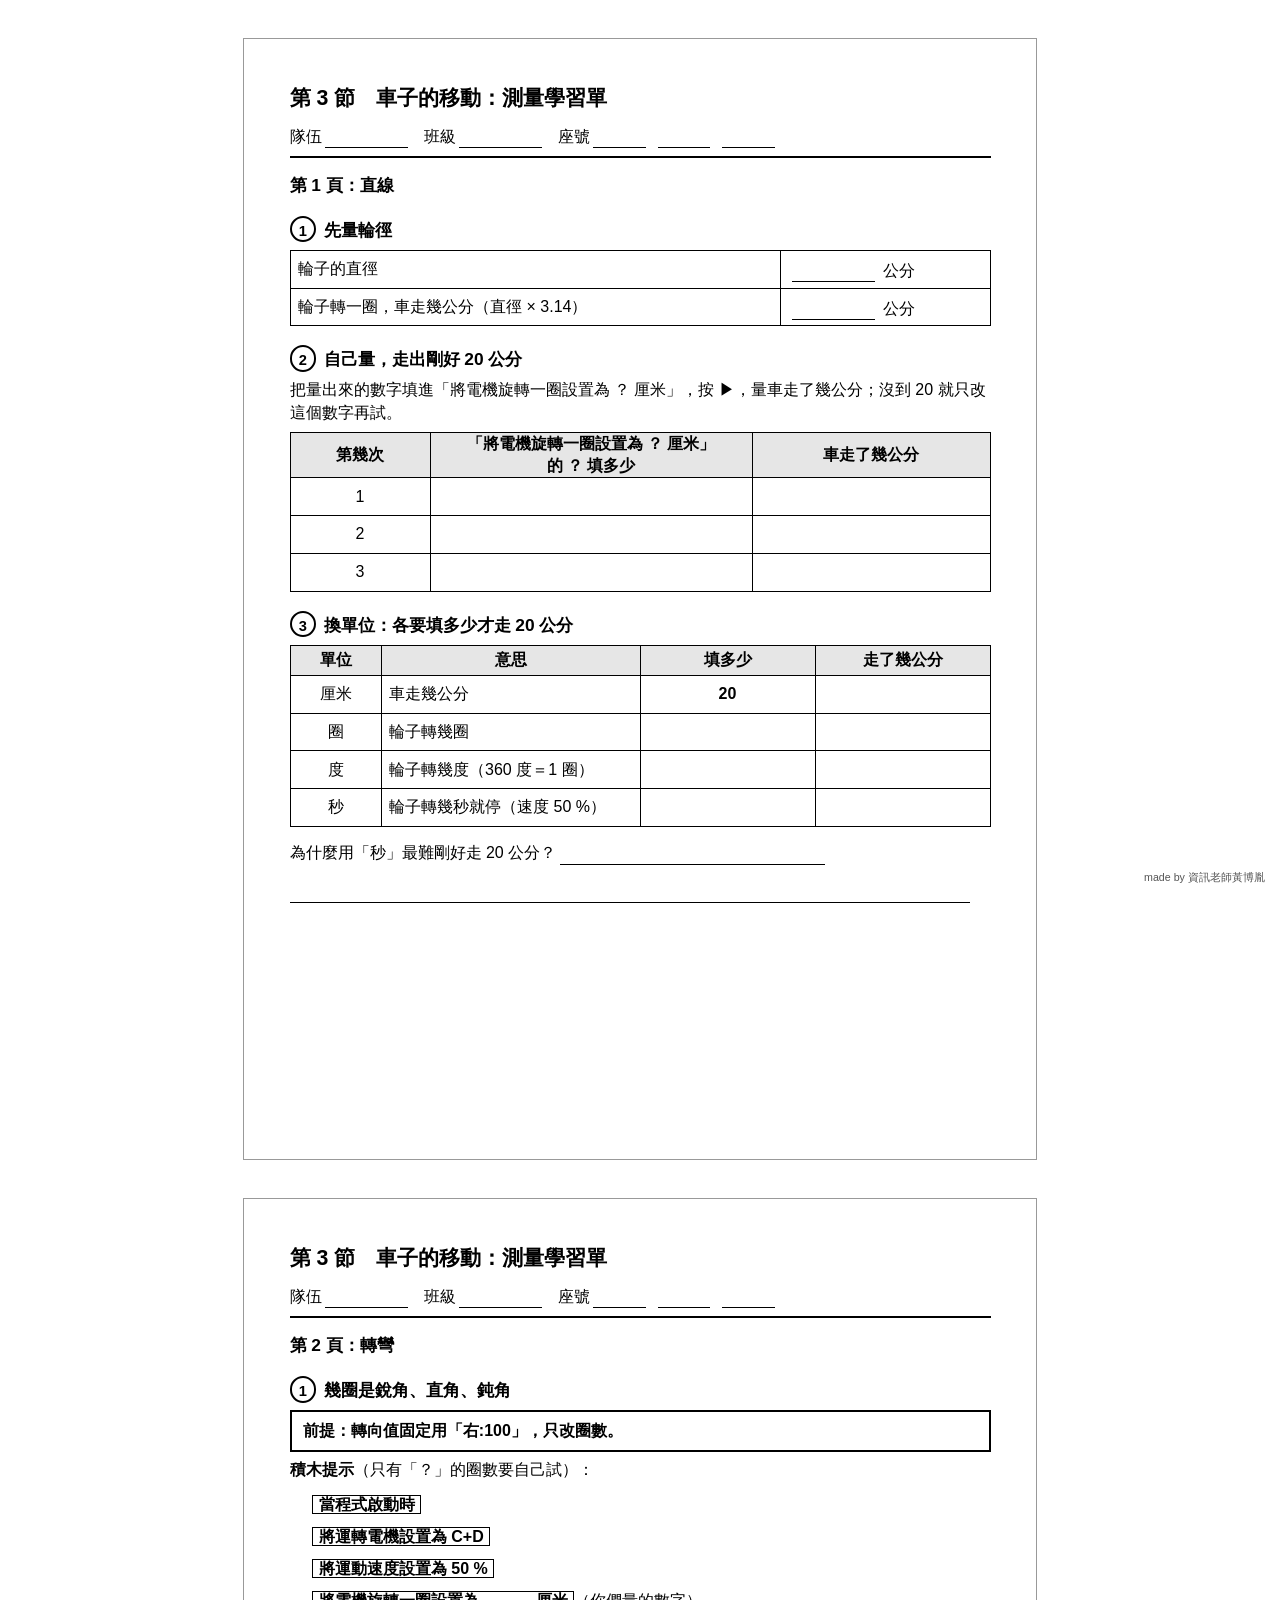
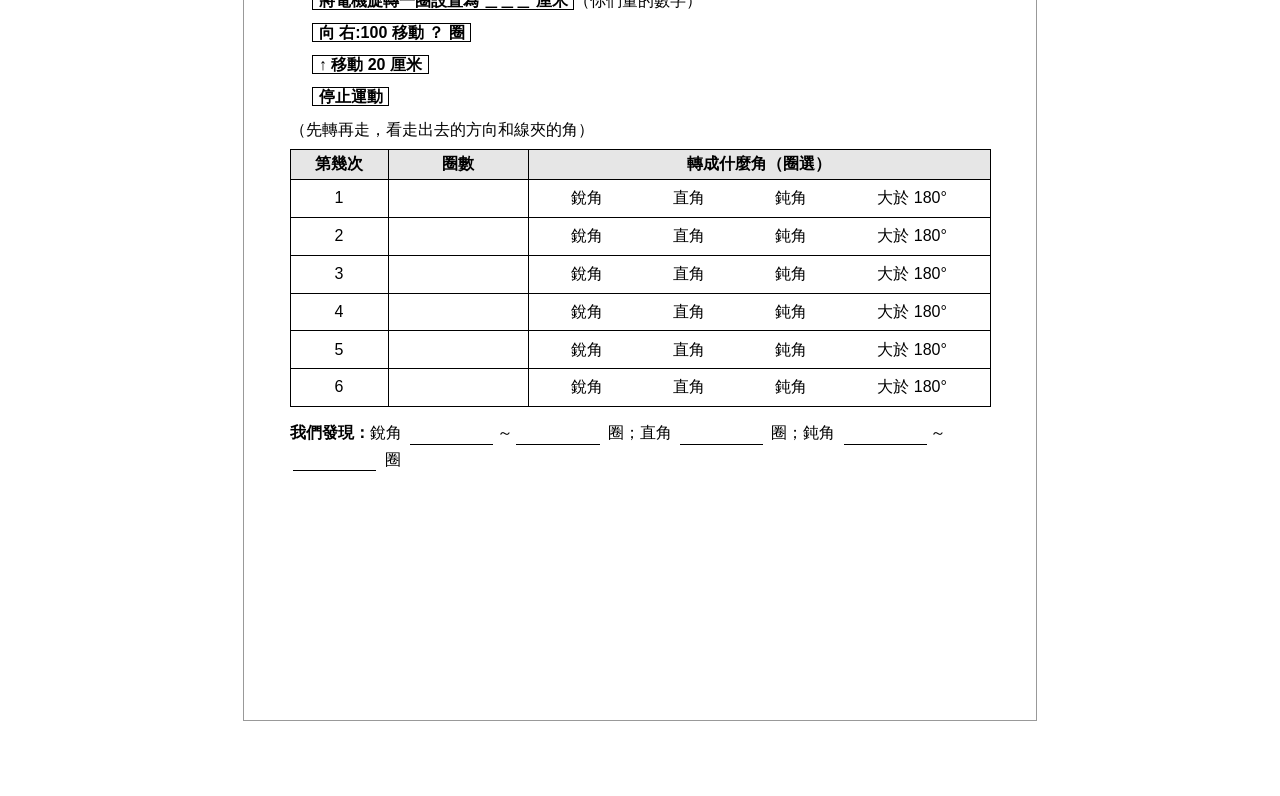
<file: L03/學習單_測量.html>
<!DOCTYPE html>
<html lang="zh-Hant">
<head>
<meta charset="utf-8">
<meta name="author" content="資訊老師黃博胤">
<title>第 3 節　車子的移動：測量學習單</title>
<style>
@page { size: A4; margin: 12mm; }
* { box-sizing: border-box; }
html, body { background: #fff; color: #000; }
body {
  margin: 0;
  font-family: "Microsoft JhengHei", "微軟正黑體", "PingFang TC", "Noto Sans TC", sans-serif;
  font-size: 12pt;
  line-height: 1.4;
}
.page { width: 186mm; margin: 0 auto; }
.page + .page { page-break-before: always; break-before: page; }
@media screen {
  body { background: #fff; padding: 10mm 0; }
  .page { border: 1px solid #999; padding: 12mm; width: 210mm; min-height: 297mm; margin: 0 auto 10mm; }
}
.head { border-bottom: 2px solid #000; padding-bottom: 2mm; margin-bottom: 4mm; }
.head h1 { font-size: 16pt; margin: 0 0 2mm; }
.head .who { font-size: 12pt; }
.head .who span { display: inline-block; border-bottom: 1px solid #000; min-width: 22mm; height: 7mm; vertical-align: bottom; margin: 0 4mm 0 1mm; }
.head .who span.s { min-width: 14mm; margin-right: 2mm; }
.part { font-size: 13pt; font-weight: bold; margin: 0 0 3mm; }
h2 { font-size: 13pt; margin: 5mm 0 2mm; }
h2 .n { display: inline-block; width: 7mm; height: 7mm; line-height: 7mm; text-align: center; border: 2px solid #000; border-radius: 50%; font-size: 11pt; margin-right: 2mm; }
p { margin: 0 0 2mm; }
table { width: 100%; border-collapse: collapse; margin-bottom: 2mm; }
th, td { border: 1.5px solid #000; padding: 0 2mm; height: 10mm; vertical-align: middle; }
th { background: #e6e6e6; font-weight: bold; height: 8mm; text-align: center; -webkit-print-color-adjust: exact; print-color-adjust: exact; }
td.c { text-align: center; }
td.pre { text-align: center; font-weight: bold; }
.blank { display: inline-block; border-bottom: 1px solid #000; min-width: 22mm; height: 7mm; vertical-align: bottom; margin: 0 1mm; }
.blank.w { min-width: 70mm; }
.blank.xw { min-width: 110mm; }
.opt { display: flex; justify-content: space-around; }
.code { border: 1px solid #000; padding: 0 1.5mm; font-weight: bold; }
.tip { border: 2.5px solid #000; padding: 2mm 3mm; font-weight: bold; margin: 0 0 2mm; }
.line { margin: 3mm 0; }
.sign { position: fixed; right: 0; bottom: 0; font-size: 8pt; color: #555; }
@media screen { .sign { right: 4mm; bottom: 4mm; } }
.blkp{line-height:2;margin:4px 0 6px 6mm}
</style>
</head>
<body>

<div class="sign">made by 資訊老師黃博胤</div>

<!-- 第 1 頁：直線 -->
<div class="page">
  <div class="head">
    <h1>第 3 節　車子的移動：測量學習單</h1>
    <div class="who">隊伍<span></span>班級<span></span>座號<span class="s"></span><span class="s"></span><span class="s"></span></div>
  </div>
  <div class="part">第 1 頁：直線</div>

  <h2><span class="n">1</span>先量輪徑</h2>
  <table>
    <tr><td style="width:70%">輪子的直徑</td><td><span class="blank"></span> 公分</td></tr>
    <tr><td>輪子轉一圈，車走幾公分（直徑 × 3.14）</td><td><span class="blank"></span> 公分</td></tr>
  </table>

  <h2><span class="n">2</span>自己量，走出剛好 20 公分</h2>
  <p>把量出來的數字填進「將電機旋轉一圈設置為 ？ 厘米」，按 ▶，量車走了幾公分；沒到 20 就只改這個數字再試。</p>
  <table>
    <tr><th style="width:20%">第幾次</th><th style="width:46%">「將電機旋轉一圈設置為 ？ 厘米」<br>的 ？ 填多少</th><th>車走了幾公分</th></tr>
    <tr><td class="c">1</td><td></td><td></td></tr>
    <tr><td class="c">2</td><td></td><td></td></tr>
    <tr><td class="c">3</td><td></td><td></td></tr>
  </table>

  <h2><span class="n">3</span>換單位：各要填多少才走 20 公分</h2>
  <table>
    <tr><th style="width:13%">單位</th><th style="width:37%">意思</th><th style="width:25%">填多少</th><th>走了幾公分</th></tr>
    <tr><td class="c">厘米</td><td>車走幾公分</td><td class="pre">20</td><td></td></tr>
    <tr><td class="c">圈</td><td>輪子轉幾圈</td><td></td><td></td></tr>
    <tr><td class="c">度</td><td>輪子轉幾度（360 度＝1 圈）</td><td></td><td></td></tr>
    <tr><td class="c">秒</td><td>輪子轉幾秒就停（速度 50 %）</td><td></td><td></td></tr>
  </table>
  <p class="line">為什麼用「秒」最難剛好走 20 公分？<span class="blank w"></span></p>
  <p class="line"><span class="blank xw" style="min-width:180mm;margin:0"></span></p>
</div>

<!-- 第 2 頁：轉彎 -->
<div class="page">
  <div class="head">
    <h1>第 3 節　車子的移動：測量學習單</h1>
    <div class="who">隊伍<span></span>班級<span></span>座號<span class="s"></span><span class="s"></span><span class="s"></span></div>
  </div>
  <div class="part">第 2 頁：轉彎</div>

  <h2><span class="n">1</span>幾圈是銳角、直角、鈍角</h2>
  <div class="tip">前提：轉向值固定用「右:100」，只改圈數。</div>
  <p><b>積木提示</b>（只有「？」的圈數要自己試）：</p>
  <p class="blkp"><span class="code">當程式啟動時</span><br><span class="code">將運轉電機設置為 C+D</span><br><span class="code">將運動速度設置為 50 %</span><br><span class="code">將電機旋轉一圈設置為 ＿＿＿ 厘米</span>（你們量的數字）<br><span class="code">向 右:100 移動 <b>？</b> 圈</span><br><span class="code">↑ 移動 20 厘米</span><br><span class="code">停止運動</span></p>
  <p>（先轉再走，看走出去的方向和線夾的角）</p>
  <table>
    <tr><th style="width:14%">第幾次</th><th style="width:20%">圈數</th><th>轉成什麼角（圈選）</th></tr>
    <tr><td class="c">1</td><td></td><td><div class="opt"><span>銳角</span><span>直角</span><span>鈍角</span><span>大於 180°</span></div></td></tr>
    <tr><td class="c">2</td><td></td><td><div class="opt"><span>銳角</span><span>直角</span><span>鈍角</span><span>大於 180°</span></div></td></tr>
    <tr><td class="c">3</td><td></td><td><div class="opt"><span>銳角</span><span>直角</span><span>鈍角</span><span>大於 180°</span></div></td></tr>
    <tr><td class="c">4</td><td></td><td><div class="opt"><span>銳角</span><span>直角</span><span>鈍角</span><span>大於 180°</span></div></td></tr>
    <tr><td class="c">5</td><td></td><td><div class="opt"><span>銳角</span><span>直角</span><span>鈍角</span><span>大於 180°</span></div></td></tr>
    <tr><td class="c">6</td><td></td><td><div class="opt"><span>銳角</span><span>直角</span><span>鈍角</span><span>大於 180°</span></div></td></tr>
  </table>
  <p class="line"><b>我們發現：</b>銳角 <span class="blank"></span>～<span class="blank"></span> 圈；直角 <span class="blank"></span> 圈；鈍角 <span class="blank"></span>～<span class="blank"></span> 圈</p>
</div>

</body>
</html>
</file>
<file: assets/course.css>
/* 樂高競賽課程 共用樣式（改自 robot-course）  made by 資訊老師黃博胤 */
:root{
  --bg:#f4f6fb;--card:#fff;--ink:#1e293b;--muted:#64748b;--line:#e2e8f0;
  --c-box:#64748b;--c-intro:#2563eb;--c-task:#16a34a;--c-rec:#ca8a04;--c-quiz:#ea580c;
  --c-teacher:#be123c;--c-teacher-bg:#fff1f2;
  --radius:18px;
}
*{box-sizing:border-box}
html{font-size:18px}
body{margin:0;background:var(--bg);color:var(--ink);font-family:"Microsoft JhengHei","Noto Sans TC","PingFang TC",system-ui,sans-serif;line-height:1.65}
a{color:#1d4ed8}
b,strong{color:#0f172a}
kbd{font-family:inherit;background:#e2e8f0;border-radius:6px;padding:0 6px;font-size:.9em}
.wrap{max-width:1120px;margin:0 auto;padding:16px 20px 80px}

/* 頁首 */
.hdr{display:flex;flex-wrap:wrap;align-items:center;gap:10px 18px;padding:14px 0 6px}
.hdr h1{font-size:1.6rem;margin:0;line-height:1.3}
.hdr .sub{color:var(--muted);font-size:.95rem}
.hdr .grow{flex:1}
.crumb{font-size:.9rem;color:var(--muted)}
.crumb a{color:var(--muted);text-decoration:none}
.crumb a:hover{text-decoration:underline}

/* 身分列 */
.idbar{display:flex;flex-wrap:wrap;align-items:center;gap:8px 14px;background:var(--card);border:1px solid var(--line);border-radius:14px;padding:8px 14px;margin:8px 0 14px;font-size:.95rem}
.idbar label{display:flex;align-items:center;gap:6px}
.idbar input{width:7em;font:inherit;padding:4px 8px;border:1px solid #cbd5e1;border-radius:8px}
.idbar input.n{width:4.5em}
.chip{display:inline-flex;align-items:center;gap:6px;border-radius:999px;padding:2px 12px;font-size:.85rem;background:#e2e8f0;color:#334155;white-space:nowrap}
.chip.ok{background:#dcfce7;color:#166534}
.chip.warn{background:#fef9c3;color:#854d0e}
.chip.err{background:#fee2e2;color:#991b1b}
.chip.tch{background:var(--c-teacher);color:#fff}
.idbar .btns{margin-left:auto;display:flex;gap:8px}
button.sm,.btn{font:inherit;font-size:.9rem;padding:5px 12px;border-radius:10px;border:1px solid #cbd5e1;background:#fff;color:#334155;cursor:pointer;text-decoration:none;display:inline-block}
button.sm:hover,.btn:hover{background:#f1f5f9}
.btn.pri{background:#2563eb;border-color:#2563eb;color:#fff}
.btn.pri:hover{background:#1d4ed8}

/* 進度列 */
.stepnav{position:sticky;top:0;z-index:20;background:rgba(244,246,251,.96);backdrop-filter:blur(4px);padding:8px 0 6px;border-bottom:1px solid var(--line);margin-bottom:14px}
.stepnav ol{list-style:none;margin:0;padding:0;display:flex;flex-wrap:wrap;gap:6px}
.stepnav button{font:inherit;font-size:.88rem;display:flex;align-items:center;gap:7px;border:2px solid var(--line);background:#fff;border-radius:999px;padding:4px 12px 4px 6px;cursor:pointer;color:#334155}
.stepnav button i{display:inline-flex;align-items:center;justify-content:center;width:24px;height:24px;border-radius:50%;background:var(--sc,#94a3b8);color:#fff;font-style:normal;font-weight:700;font-size:.8rem}
.stepnav button[aria-current="step"]{border-color:var(--sc,#94a3b8);background:#fff;box-shadow:0 0 0 3px color-mix(in srgb,var(--sc,#94a3b8) 25%,transparent)}
.stepnav button.done i::after{content:"✓"}
.stepnav button.done i{font-size:0}
.stepnav button.done i::after{font-size:.85rem}
.stepnav .mins{color:var(--muted);font-size:.78rem}

/* 步驟 */
.step{background:var(--card);border:4px solid var(--sc,#94a3b8);border-radius:var(--radius);padding:18px 24px 20px;margin:0 0 18px;--sc:var(--c-task)}
.step[data-type="box"]{--sc:var(--c-box)}
.step[data-type="intro"]{--sc:var(--c-intro)}
.step[data-type="task"]{--sc:var(--c-task)}
.step[data-type="rec"]{--sc:var(--c-rec)}
.step[data-type="quiz"]{--sc:var(--c-quiz)}
.step[hidden]{display:none}
.step-h{display:flex;align-items:center;gap:12px;margin:0 0 12px}
.step-h .tag{background:var(--sc);color:#fff;border-radius:999px;padding:2px 12px 2px 8px;font-size:.85rem;white-space:nowrap;display:inline-flex;align-items:center;gap:5px}
.step-h .tag svg{width:18px;height:18px}
.step-h h2{margin:0;font-size:1.35rem}
.step-h .mins{color:var(--muted);font-size:.9rem;margin-left:auto;white-space:nowrap}
.step p{margin:.4em 0}
.step h3{font-size:1.1rem;margin:16px 0 6px;padding-left:10px;border-left:5px solid var(--sc)}
.goal{font-size:1.15rem;background:color-mix(in srgb,var(--sc) 10%,#fff);border-radius:12px;padding:10px 16px;margin:4px 0 12px}
.two{display:grid;grid-template-columns:1fr 1fr;gap:16px;align-items:start}
.three{display:grid;grid-template-columns:1fr 1fr 1fr;gap:12px;align-items:start}
.card{background:#f8fafc;border:1px solid var(--line);border-radius:12px;padding:10px 14px}
.steps-do{counter-reset:d;list-style:none;padding:0;margin:6px 0}
.steps-do li{position:relative;padding-left:2.1em;margin:4px 0}
.steps-do li::before{counter-increment:d;content:counter(d);position:absolute;left:0;top:.15em;width:1.5em;height:1.5em;border-radius:50%;background:var(--sc);color:#fff;font-weight:700;font-size:.85em;display:flex;align-items:center;justify-content:center}
.role{display:inline-block;background:#1e293b;color:#fff;border-radius:6px;padding:0 8px;font-size:.8rem;margin-right:4px;vertical-align:middle}
.role.a{background:#0369a1}.role.b{background:#b45309}.role.c{background:#4d7c0f}.role.d{background:#6b21a8}
.note{font-size:.92rem;color:#475569;background:#f1f5f9;border-left:4px solid #94a3b8;padding:6px 12px;border-radius:0 8px 8px 0;margin:8px 0}
.big{font-size:1.5rem;font-weight:700}
.num{font-variant-numeric:tabular-nums}

/* 底部導覽 */
.stepfoot{display:flex;justify-content:space-between;align-items:center;gap:10px;margin-top:18px;padding-top:12px;border-top:1px dashed var(--line)}
.stepfoot button{font:inherit;padding:8px 18px;border-radius:12px;border:2px solid #cbd5e1;background:#fff;cursor:pointer;font-weight:700;color:#334155}
.stepfoot button.next{background:var(--sc);border-color:var(--sc);color:#fff}
.stepfoot button:disabled{opacity:.35;cursor:default}

/* 檢核與勾選 */
.chk{display:flex;align-items:flex-start;gap:10px;padding:5px 8px;border-radius:8px;cursor:pointer}
.chk:hover{background:#f1f5f9}
.chk input{width:22px;height:22px;margin:2px 0 0;flex:none;accent-color:#16a34a}
.chk.on span{color:#166534}
.checklist{margin:6px 0}
.checklist h4{margin:10px 0 4px;font-size:1rem;color:var(--muted)}

/* 記錄表 */
table.rec{border-collapse:collapse;width:100%;margin:8px 0;background:#fff;font-size:.95rem}
table.rec th,table.rec td{border:1px solid #cbd5e1;padding:5px 6px;text-align:center;vertical-align:middle}
table.rec th{background:#f1f5f9;font-weight:700}
table.rec td.l,table.rec th.l{text-align:left}
table.rec input,table.rec select{font:inherit;width:100%;min-width:3.5em;padding:4px 6px;border:1px solid #cbd5e1;border-radius:6px;text-align:center}
table.rec input.w{min-width:9em;text-align:left}
table.rec input.calc,.calc{background:#fefce8}
textarea.note-in,input.line{font:inherit;width:100%;padding:6px 10px;border:1px solid #cbd5e1;border-radius:10px;resize:vertical}
textarea.note-in{min-height:3.2em}
.fill{display:inline-block;min-width:5em;border-bottom:2px solid #334155;text-align:center}
.fill input{font:inherit;border:0;border-bottom:2px solid #334155;width:6em;text-align:center;background:transparent;padding:2px}
.from{display:inline-block;background:#fef9c3;border-radius:8px;padding:0 10px;font-weight:700}
.from.empty{background:#fee2e2;font-weight:400;font-size:.9rem}

/* 先猜 */
.guess{background:#fffbeb;border:2px dashed #f59e0b;border-radius:12px;padding:10px 14px;margin:10px 0}
.guess-q{font-weight:700;margin:0 0 6px}
.guess-opts{display:flex;flex-wrap:wrap;gap:8px}
.guess-opts button{font:inherit;padding:6px 14px;border-radius:999px;border:2px solid #fcd34d;background:#fff;cursor:pointer}
.guess-opts button.on{background:#f59e0b;border-color:#f59e0b;color:#fff;font-weight:700}
.guess-after{margin-top:8px;font-size:.95rem;color:#92400e;display:flex;align-items:center;gap:10px;flex-wrap:wrap}
.guess-reveal{font:inherit;font-size:.9rem;border:1px solid #d97706;background:#fff;border-radius:8px;padding:3px 10px;cursor:pointer}
.guess-why{margin-top:8px;background:#fff;border-radius:8px;padding:8px 12px;border:1px solid #fcd34d}
.guess[hidden],.guess-after[hidden],.guess-why[hidden]{display:none}

/* 去→看→回來 */
.go{display:grid;grid-template-columns:auto 1fr;gap:6px 14px;align-items:center;background:#eff6ff;border:2px solid #bfdbfe;border-radius:12px;padding:10px 14px;margin:10px 0}
.go .k{font-weight:700;color:#1e40af;text-align:right}
.go .k::after{content:""}
.go a.btn{justify-self:start}
.go .chk{padding:0}

/* 模擬器 */
.sim{border:2px solid #cbd5e1;border-radius:12px;overflow:hidden;background:#fff;margin:10px 0}
.sim iframe{display:block;width:100%;height:600px;border:0}
.sim .bar{display:flex;gap:10px;align-items:center;padding:6px 12px;background:#f1f5f9;font-size:.9rem}
.sim .bar .grow{flex:1}
.pdf{border:2px solid #cbd5e1;border-radius:12px;overflow:hidden;margin:10px 0}
.pdf iframe{display:block;width:100%;height:640px;border:0}

/* 積木（CSS 畫） */
.blk{display:inline-flex;flex-direction:column;align-items:flex-start;gap:0;margin:8px 12px 8px 0;vertical-align:top;font-size:.95rem}
.blk .cap{font-size:.85rem;color:var(--muted);margin-bottom:4px}
.b{position:relative;display:block;color:#fff;font-weight:700;padding:6px 14px;border-radius:8px;margin-top:3px;min-width:12em;box-shadow:inset 0 -3px 0 rgba(0,0,0,.18);white-space:nowrap}
.b.hat{border-radius:22px 22px 8px 8px;padding-top:10px}
.b i{font-style:normal;display:inline-block;background:#fff;color:#0f172a;border-radius:999px;padding:0 8px;margin:0 2px;font-weight:700;min-width:2.2em;text-align:center}
.b i.x{background:#fef08a;color:#854d0e;border:1px dashed #ca8a04}
.b i.m{background:#e0f2fe;border-radius:6px}
.b i.hx{border-radius:6px;background:#dcfce7}
.b-move{background:#e23db8}.b-mot{background:#2b6ad6}.b-ev{background:#f5c400;color:#3b2f00}.b-ev i{color:#3b2f00}
.b-ctl{background:#ff9f1a}.b-sen{background:#2dc4d6}.b-op{background:#5cb85c}.b-var{background:#ff6b35}.b-light{background:#9b59e6}.b-sound{background:#d94fa0}
.b-c{padding-bottom:0;padding-right:10px}
.b-c .in{display:block;margin:6px 0 0 -14px;padding:4px 0 4px 20px;background:rgba(255,255,255,.14);border-radius:0;min-height:1.6em}
.b-c .in .b{margin-top:3px}
.b-c .in .b:first-child{margin-top:0}
.b-c .end{display:block;margin:0 -14px 0 -14px;height:12px;border-radius:0 0 8px 8px;background:inherit}
.b-c .mid{display:block;margin:0 -14px;padding:4px 14px;font-weight:700}
.blk-row{display:flex;flex-wrap:wrap;gap:0 24px;align-items:flex-start}

/* 用模擬器 blocks.js 畫的積木（spike-blocks.js） */
.bk{display:inline-block;vertical-align:top;margin:6px 12px 4px 0;background:#f8fafc;border:1px solid #e2e8f0;border-radius:12px;overflow:hidden;min-height:40px}
.bk-off{padding:10px 14px;white-space:pre-line;font-family:ui-monospace,Consolas,monospace;font-size:.9rem;color:#334155;width:auto!important;height:auto!important}
.bk-cap{font-size:.85rem;color:#64748b;margin:0 0 8px}
.bk-cap b{color:#334155}
.app-name{display:inline-block;border-radius:6px;padding:0 6px;color:#fff;font-size:.85rem;margin:0 2px}
.app-name.mv{background:#ff4ccd}.app-name.ev{background:#c49c00}.app-name.ct{background:#cc8b00}.app-name.se{background:#009bc1}.app-name.op{background:#00943e}.app-name.mo{background:#0090f5}.app-name.va{background:#cc6400}

/* 老師模式 */
.t{display:none}
body.teacher .t{display:block;background:var(--c-teacher-bg);border:2px dashed #fda4af;border-radius:12px;padding:10px 14px;margin:10px 0;font-size:.95rem}
body.teacher .t::before{content:"老師";display:inline-block;background:var(--c-teacher);color:#fff;border-radius:6px;padding:0 8px;font-size:.78rem;margin-right:8px;vertical-align:middle}
body.teacher .t h4{margin:8px 0 2px;font-size:.95rem;color:var(--c-teacher)}
body.teacher .t ul{margin:2px 0 6px;padding-left:1.3em}
body.teacher .t-head{display:block}
body.teacher .t.inline{display:inline-block;padding:2px 8px;margin:0 4px}
body.teacher .t.inline::before{content:"";margin:0;display:none}
.timer{display:none;align-items:center;gap:8px;font-size:.9rem}
body.teacher .timer{display:inline-flex}
.timer b{font-variant-numeric:tabular-nums;min-width:4.2em;text-align:center}

/* 清單頁（index） */
.stage{margin:22px 0 8px;font-size:1.2rem;display:flex;align-items:center;gap:10px}
.stage i{display:inline-block;width:14px;height:14px;border-radius:4px;font-style:normal}
.lessons{display:grid;grid-template-columns:repeat(auto-fill,minmax(250px,1fr));gap:12px}
.lesson{display:block;text-decoration:none;color:inherit;background:#fff;border:2px solid var(--line);border-radius:14px;padding:12px 14px;position:relative}
.lesson:hover{border-color:#94a3b8;transform:translateY(-1px)}
.lesson .n{font-size:.85rem;color:var(--muted)}
.lesson .ti{font-weight:700;font-size:1.05rem;margin:2px 0}
.lesson .st{position:absolute;top:10px;right:10px}
.lesson.outline{opacity:.75;border-style:dashed}
.lesson.done{border-color:#86efac}

/* 頁首（科技感） */
.hero{background:radial-gradient(900px 260px at 15% -30%,#1e40af 0%,#0f172a 65%);color:#e2e8f0;border-radius:22px;padding:18px 26px;margin:10px 0 14px;position:relative;overflow:hidden}
.hero::before{content:"";position:absolute;inset:0;background-image:linear-gradient(rgba(56,189,248,.09) 1px,transparent 1px),linear-gradient(90deg,rgba(56,189,248,.09) 1px,transparent 1px);background-size:28px 28px;pointer-events:none}
.hero .in{position:relative;display:flex;align-items:center;gap:22px}
.hero .hub-slot{flex:none;width:96px}
.hero .hub-slot svg{width:100%;height:auto;display:block}
.hero h1{color:#fff;margin:0;font-size:1.7rem;line-height:1.3}
.hero .sub{color:#93c5fd;font-size:.95rem}
.hero .goal1{margin-top:8px;font-size:1.12rem;color:#e0f2fe}
.hero .goal1 b{color:#67e8f9}
.hero .meta{display:flex;gap:10px;flex-wrap:wrap;font-size:.88rem;color:#cbd5e1;margin-top:8px}
.hero .meta span{background:rgba(255,255,255,.08);border:1px solid rgba(148,163,184,.35);border-radius:999px;padding:1px 10px}
.hero a{color:#7dd3fc}
.hero .t{background:rgba(255,241,242,.95);color:#1e293b}

/* 進度列：一個環節一顆圓點（不縮小）；測驗沒過的後面灰掉 */
.stepnav{display:flex;align-items:center;gap:12px}
.stepnav ol{flex:1}
.stars{flex:none;font-weight:700;color:#b45309;background:#fef3c7;border:2px solid #fcd34d;border-radius:999px;padding:2px 14px;font-size:.95rem;white-space:nowrap}
.stars.all{background:#fcd34d;color:#78350f}
.stepnav button.locked{opacity:.4;cursor:not-allowed}
#lc-toast{position:fixed;left:50%;top:84px;transform:translate(-50%,-12px);background:#78350f;color:#fff;padding:8px 22px;border-radius:999px;font-weight:700;opacity:0;pointer-events:none;transition:.25s;z-index:60}
#lc-toast.on{opacity:1;transform:translate(-50%,0)}
.zoom-ov{position:fixed;inset:0;background:rgba(15,23,42,.88);display:flex;align-items:center;justify-content:center;z-index:80;cursor:zoom-out}
.zoom-ov img{max-width:92vw;max-height:90vh;background:#fff;border-radius:12px}
img.zoom{cursor:zoom-in}

/* 環節裡的小分頁：說明 → 官方 → 小測驗 */
.subnav{display:flex;gap:8px;margin:0 0 12px;flex-wrap:wrap}
.subnav button{font:inherit;font-size:.9rem;display:flex;align-items:center;gap:7px;border:2px solid var(--line);background:#f8fafc;border-radius:10px;padding:4px 14px 4px 6px;cursor:pointer;color:#475569}
.subnav button i{display:inline-flex;align-items:center;justify-content:center;width:22px;height:22px;border-radius:50%;background:#94a3b8;color:#fff;font-style:normal;font-weight:700;font-size:.8rem}
.subnav button.on{border-color:var(--sc);background:#fff;color:#0f172a;font-weight:700}
.subnav button.on i{background:var(--sc)}
.subnav button.done i{font-size:0}.subnav button.done i::after{content:"✓";font-size:.85rem}
.subnav button:disabled{opacity:.4;cursor:not-allowed}
.stepnav button:disabled{opacity:.4;cursor:not-allowed}
.stepfoot button.next:disabled{opacity:.4;cursor:not-allowed}
.idbar select{font:inherit;padding:4px 8px;border:1px solid #cbd5e1;border-radius:8px;background:#fff}

/* 闖關測驗 */
.quiz{margin:12px 0}
.q{background:#fff7ed;border:2px solid #fdba74;border-radius:12px;padding:10px 14px;margin:10px 0}
.q.solved{background:#f0fdf4;border-color:#86efac}
.q-t{font-weight:700;margin:0 0 8px}
.opts{display:flex;flex-direction:column;gap:6px;align-items:flex-start}
.opts button{font:inherit;text-align:left;padding:7px 14px;border-radius:10px;border:2px solid #fed7aa;background:#fff;cursor:pointer;color:#1e293b}
.opts button:hover:not(:disabled){background:#ffedd5}
.opts button.good{background:#16a34a;border-color:#16a34a;color:#fff;font-weight:700}
.opts button.bad{background:#fee2e2;border-color:#fca5a5;color:#7f1d1d;text-decoration:line-through}
.opts button:disabled{cursor:default}
.fb{margin:8px 0 0;padding:6px 12px;border-radius:8px;font-size:.95rem}
.fb.good{background:#dcfce7;color:#14532d}
.fb.bad{background:#ffedd5;color:#7c2d12}
.fb[hidden]{display:none}
.quiz-state{font-weight:700;color:#c2410c;margin:6px 0}
.quiz-state.ok{color:#15803d}
.unlock{background:#ecfeff;border:2px dashed #22d3ee;border-radius:12px;padding:10px 14px;margin:12px 0}
.unlock[hidden]{display:none}

/* 兩欄說明（左圖右文） */
.part{display:grid;grid-template-columns:230px 1fr;gap:20px;align-items:start}
.part .pic{background:#f8fafc;border:1px solid var(--line);border-radius:14px;padding:10px;text-align:center}
.part .pic svg{width:100%;height:auto;max-height:170px}
.part .pic img{display:block;width:100%;aspect-ratio:1/1;object-fit:cover;object-position:center 45%;border-radius:8px}
.part .pic figcaption{font-weight:700;margin-top:4px}
.say{font-size:1.1rem}
.port-fill{display:inline-flex;align-items:center;gap:6px;background:#fefce8;border:2px solid #fde047;border-radius:10px;padding:4px 10px;margin:6px 0}
.port-fill select{font:inherit;font-weight:700;padding:2px 8px;border:1px solid #cbd5e1;border-radius:6px}
.blkrow{display:flex;flex-wrap:wrap;gap:16px;align-items:flex-start;margin:6px 0}
.blkcard{background:#f8fafc;border:1px solid var(--line);border-radius:12px;padding:8px 12px;max-width:430px}
.blkcard .b{min-width:0}
.blkcard p{margin:6px 0 2px;font-size:.95rem}
.hand{display:inline-block;background:#e0f2fe;border-radius:8px;padding:0 8px}

.help{background:#fff7ed;border:2px solid #fdba74;border-radius:12px;padding:8px 14px;margin:12px 0}
.help h4{margin:0 0 4px;font-size:1rem;color:#9a3412}
.help li{margin:2px 0}
.help ul{margin:0;padding-left:1.3em}
.b i.mx{min-width:0;width:30px;height:30px;padding:0;border-radius:6px;vertical-align:middle;background-color:#4c1d95;background-image:radial-gradient(circle,#fde047 36%,transparent 42%);background-size:20% 20%}
.b i.mx s{display:none}
.step h3{margin-top:14px}

/* 虛擬陀螺 */
.gyro{display:grid;grid-template-columns:minmax(260px,340px) 1fr;gap:18px;align-items:center;background:#0f172a;color:#e2e8f0;border-radius:16px;padding:14px 18px;margin:10px 0}
.gyro .stage3d{height:260px;perspective:800px;display:flex;align-items:center;justify-content:center;cursor:grab;user-select:none;touch-action:none;background:radial-gradient(circle at 50% 55%,#1e293b,#0f172a 70%);border-radius:12px}
.gyro .stage3d:active{cursor:grabbing}
.gyro .scene{transform-style:preserve-3d;transform:rotateX(52deg)}
.gyro .hub3{position:relative;width:110px;height:170px;transform-style:preserve-3d}
.gyro .fc{position:absolute;backface-visibility:visible}
.gyro .f-top{width:110px;height:170px;transform:translateZ(26px);background:#f8fafc;border-radius:10px;border:2px solid #cbd5e1}
.gyro .f-bot{width:110px;height:170px;transform:translateZ(-26px);background:#eab308;border-radius:10px}
.gyro .f-l{width:52px;height:170px;left:-26px;transform:rotateY(-90deg);background:#facc15}
.gyro .f-r{width:52px;height:170px;left:84px;transform:rotateY(90deg);background:#facc15}
.gyro .f-f{width:110px;height:52px;top:-26px;transform:rotateX(90deg);background:#fde047}
.gyro .f-b{width:110px;height:52px;top:144px;transform:rotateX(-90deg);background:#fde047}
.gyro .led{position:absolute;left:19px;top:40px;display:grid;grid-template-columns:repeat(5,12px);gap:4px}
.gyro .led i{width:12px;height:12px;border-radius:2px;background:#facc15;opacity:.9}
.gyro .led i:nth-child(even){background:#fde68a}
.gyro .pw{position:absolute;left:41px;top:118px;width:28px;height:28px;border-radius:50%;background:#fff;border:2px solid #94a3b8}
.gyro .ring{position:absolute;right:10px;top:10px;width:14px;height:14px;border-radius:50%;border:3px solid #7dd3fc}
.gyro .front{position:absolute;left:0;right:0;top:6px;text-align:center;font-size:11px;color:#475569;font-weight:700}
.gyro .nums{display:grid;gap:8px}
.gyro .nm{background:rgba(255,255,255,.07);border:1px solid rgba(148,163,184,.35);border-radius:12px;padding:6px 12px;display:flex;align-items:baseline;gap:10px}
.gyro .nm b{color:#67e8f9;font-size:1.5rem;min-width:3.6em;font-variant-numeric:tabular-nums}
.gyro .nm span{font-size:.95rem}
.gyro .nm em{font-style:normal;color:#fcd34d;font-weight:700;margin-left:auto}
.gyro .ctl{display:flex;gap:8px;flex-wrap:wrap;align-items:center;margin-top:6px}
.gyro button{font:inherit;font-size:.9rem;padding:4px 12px;border-radius:10px;border:1px solid #475569;background:#1e293b;color:#e2e8f0;cursor:pointer}
.gyro button:hover{background:#334155}
.gyro .hint{font-size:.88rem;color:#94a3b8;margin:4px 0 0}
@media print{.gyro .stage3d{display:none}.hero{background:#fff!important;color:#000}.hero h1,.hero .goal1,.hero .goal1 b,.hero .sub{color:#000}.subnav{display:none}}

/* 投影與教室用：字放大（基準 21px），一頁的字少一點 */
html{font-size:21px}
.wrap{max-width:1200px}
.goal{font-size:1.3rem;padding:12px 18px}
.say{font-size:1.25rem}
.say p{margin:.5em 0}
.step{padding:20px 28px 24px}
.step-h h2{font-size:1.5rem}
.step-h .tag{font-size:.9rem}
.steps-do li{font-size:1.2rem;margin:8px 0;padding-left:2.2em}
.chk{font-size:1.15rem;padding:7px 10px}
.chk input{width:26px;height:26px}
.opts button{font-size:1.15rem;padding:9px 18px}
.q-t{font-size:1.25rem}
.fb{font-size:1.1rem}
.stepnav button{font-size:.95rem}
.subnav button{font-size:1rem}
.part{grid-template-columns:270px 1fr}
.part .pic figcaption{font-size:1.1rem}
.go{font-size:1.15rem}
.guess-q{font-size:1.2rem}
.guess-opts button{font-size:1.1rem}
.port-fill{font-size:1.15rem}
.card h3{margin-top:4px}
.card{font-size:1.1rem}

/* 積木圖：App 上的中文字放大，下面一行繁體名稱＋一句說明＋英文名 */
.blkcard{max-width:520px;padding:12px 16px}
.blkcard .b{font-size:1.2rem;padding:9px 16px}
.blkcard .b i{font-size:1.05rem}
.blkcard p{font-size:1.1rem;margin:8px 0 0}
.blkcard .bk-zh{font-weight:700;font-size:1.15rem;color:#0f172a;margin-top:10px}
.blkcard .bk-en{font-size:.9rem;color:#64748b;margin-top:2px}
.app-term{background:#e0f2fe;border-radius:6px;padding:0 6px;font-weight:700;color:#075985}

/* 署名 */
.sig{position:fixed;right:10px;bottom:6px;font-size:11px;color:#94a3b8;pointer-events:none;z-index:5}

/* 列印：攤平、去導覽 */
.printonly{display:none}
@media print{
  html{font-size:12pt}
  body{background:#fff}
  .wrap{max-width:none;padding:0}
  .stepnav,.stepfoot,.idbar .btns,.sim,.pdf iframe,.hdr .grow,.timer{display:none!important}
  .sig{position:fixed;right:0;bottom:0;font-size:9pt;color:#64748b;display:block!important}
  .bk:not(.bk-fitted):not(.bk-off)::after{content:attr(data-alt);display:block;padding:8px 12px;font-family:ui-monospace,monospace;font-size:10pt;white-space:pre-line}
  .bk:not(.bk-fitted) .injectionDiv{display:none}
  .step{display:block!important;break-inside:avoid;border-width:2px;margin:0 0 10px;padding:10px 14px}
  .step[hidden]{display:block!important}
  .t{display:none!important}
  body.teacher .t{display:block!important;border-style:solid}
  .guess-why[hidden]{display:none}
  a{text-decoration:none;color:inherit}
  .printonly{display:block}
  textarea{min-height:2.5em}
}

/* ===== 積木／Python 切換 ===== */
body:not(.mode-py) [data-mode="py"]{display:none!important}
body.mode-py [data-mode="block"]{display:none!important}
.modesw{display:inline-flex;border:2px solid #1e40af;border-radius:10px;overflow:hidden}
.modesw button{font:inherit;font-size:.95rem;font-weight:700;padding:5px 16px;border:0;background:#fff;color:#1e40af;cursor:pointer}
.modesw button.on{background:#1e40af;color:#fff}
.modesw button:not(.on):hover{background:#eff6ff}
.pyrow{display:flex;flex-direction:column;gap:14px;margin:8px 0}
.codewrap{position:relative;background:#0f172a;color:#e2e8f0;border-radius:12px;padding:14px 16px 14px;margin:6px 0}
.codewrap pre{margin:0;overflow-x:auto}
.codewrap code{font-family:Consolas,"Cascadia Mono",Menlo,monospace;font-size:1.05rem;line-height:1.6;white-space:pre}
.codewrap .copybtn{position:absolute;top:8px;right:8px;font:inherit;font-size:.85rem;padding:3px 10px;border-radius:8px;border:1px solid #475569;background:#1e293b;color:#e2e8f0;cursor:pointer}
.codewrap .copybtn:hover{background:#334155}
.codewrap .cm{color:#86efac}
.pyexp{margin:4px 0 8px;padding-left:1.2em}
.pyexp li{margin:4px 0}
.pyexp code,.say code,.steps-do code,.guess code,.q code{background:#e2e8f0;border-radius:6px;padding:1px 6px;font-family:Consolas,"Cascadia Mono",Menlo,monospace;font-size:.95em}
.unit{background:#fef9c3;border:2px solid #fde047;border-radius:12px;padding:8px 14px;margin:8px 0}
@media print{.modesw{display:none!important}}

.opts button code{background:#e2e8f0;color:#1e293b;border-radius:6px;padding:1px 6px}
.fb code{background:rgba(255,255,255,.7);color:inherit;border-radius:6px;padding:1px 6px;font-family:Consolas,"Cascadia Mono",Menlo,monospace;font-size:.95em}
.adv{background:#f5f3ff;border:2px dashed #a78bfa;border-radius:12px;padding:10px 14px;margin:12px 0}
.adv h3{margin:0 0 6px;color:#6d28d9;font-size:1.1rem}

.guess-opts button code{background:#e2e8f0;color:#1e293b;border-radius:6px;padding:1px 6px}

.mxfig{margin:8px 0;display:flex;flex-wrap:wrap;align-items:center;gap:6px 18px}
.mxfig-svg{width:340px;max-width:100%;height:auto;flex:none}
.mxfig figcaption{flex:1;min-width:14em}

.t-head details>summary{cursor:pointer;font-weight:700;color:#9f1239;padding:2px 0;list-style:revert}
.t-head details[open]>summary{margin-bottom:8px}

/* 俯仰／翻滾／轉向 動態示意圖 */
.gy3{display:flex;flex-wrap:wrap;gap:14px;margin:10px 0}
.gy3 figure{margin:0;flex:1 1 200px;max-width:270px;background:#fff7ed;border:2px solid #fdba74;border-radius:12px;padding:8px 10px;text-align:center}
.gy3 svg{width:100%;height:auto}
.gy3 figcaption{line-height:1.5}
.gy3 b{font-size:1.2em;color:#c2410c}
.gy3 .en{font-family:Consolas,"Cascadia Mono",Menlo,monospace;background:#e2e8f0;border-radius:6px;padding:1px 8px;margin-left:6px;color:#1e293b;font-size:.95em}
.gy3 .mv{transform-box:fill-box;transform-origin:center;animation:gy-tilt 2.4s ease-in-out infinite}
.gy3 .mv.yaw{animation-name:gy-turn;animation-duration:3.2s}
@keyframes gy-tilt{0%,100%{transform:rotate(-16deg)}50%{transform:rotate(16deg)}}
@keyframes gy-turn{0%,100%{transform:rotate(-38deg)}50%{transform:rotate(38deg)}}
@media (prefers-reduced-motion:reduce){.gy3 .mv{animation:none}}
</file>
